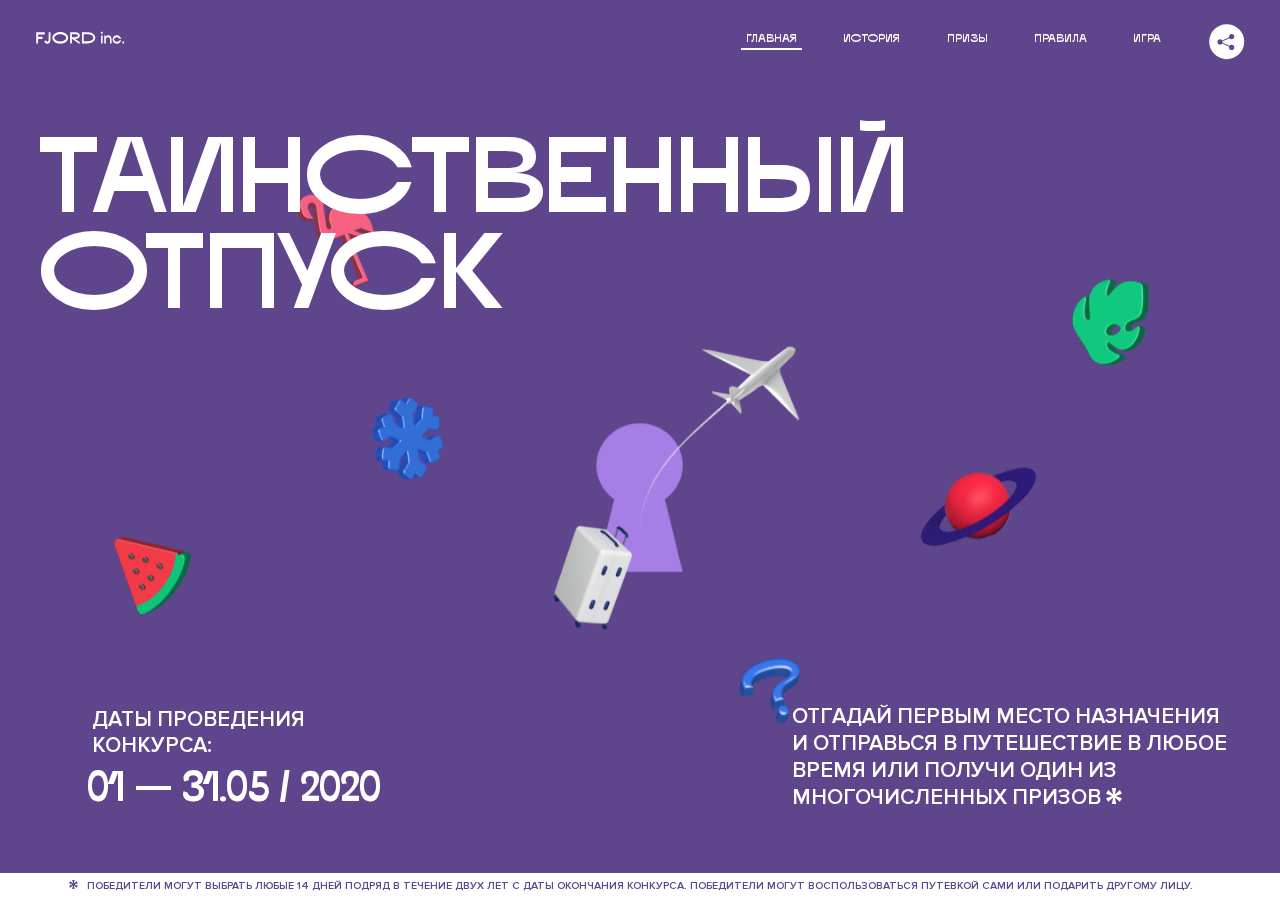
<file: 1/index.html>
<!DOCTYPE html>
<html lang="ru">
<head>
  <meta charset="UTF-8">
  <meta name="description" content="">
  <meta name="viewport" content="width=device-width, initial-scale=1.0">
  <meta http-equiv="X-UA-Compatible" content="ie=edge">
  <title>Mysterious Vacation</title>
<link href="css/style.min.css" rel="stylesheet">  <base href="https://htmlacademy-animation.github.io/375607-magic-vacation-1/1/">
</head>
<body>

  <header class="page-header js-header">
    <div class="page-header__wrapper">
      <a href="#" class="page-header__logo" aria-label="Перейти на страницу FJORD.Inc">
        <svg width="100" height="15" viewBox="0 0 100 15" fill="none" xmlns="http://www.w3.org/2000/svg">
          <path d="M0.26 1.4V14H2.276V8.906H7.334V6.44H2.276V3.848H9.872V1.4H0.26ZM12.733 14.36C15.127 14.36 16.243 12.65 16.243 9.5V1.4H14.263V8.96C14.263 11.21 13.723 11.876 12.733 11.876C11.833 11.876 11.473 11.3 11.347 10.58L9.36702 10.94C9.63702 13.046 10.663 14.36 12.733 14.36ZM18.3918 7.7C18.3918 11.372 22.3878 14.36 27.3198 14.36C32.2518 14.36 36.2478 11.372 36.2478 7.7C36.2478 4.028 32.2518 1.04 27.3198 1.04C22.3878 1.04 18.3918 4.028 18.3918 7.7ZM20.6058 7.7C20.6058 5.378 23.6118 3.524 27.3198 3.524C30.9918 3.524 33.9798 5.378 33.9798 7.7C33.9798 10.004 30.9918 11.858 27.3198 11.858C23.6118 11.858 20.6058 10.004 20.6058 7.7ZM40.403 14V8.906H40.799L49.079 14.702V12.38L44.039 8.906H44.201C47.999 8.906 49.277 7.304 49.277 5.162C49.277 3.092 47.999 1.4 44.201 1.4H38.387V14H40.403ZM43.535 3.722C45.785 3.722 47.045 4.136 47.045 5.432C47.045 6.764 45.785 7.034 43.535 7.034H40.403V3.722H43.535ZM51.6936 1.382V14H57.8676C62.7456 14 66.7236 11.534 66.7236 7.7C66.7236 3.848 62.7456 1.382 57.8676 1.382H51.6936ZM53.7096 11.624V3.722H57.5436C61.5396 3.722 64.4916 5.018 64.4916 7.7C64.4916 10.238 61.5396 11.624 57.5436 11.624H53.7096ZM73.1832 14.018H74.9832V5H73.1832V14.018ZM72.9132 1.976C72.9132 2.57 73.3992 3.092 74.0832 3.092C74.7492 3.092 75.2352 2.57 75.2352 1.976C75.2352 1.382 74.7672 0.805999 74.0832 0.805999C73.3812 0.805999 72.9132 1.382 72.9132 1.976ZM76.7867 14H78.5687V9.104C78.7487 8.006 79.5947 6.962 81.0887 6.962C82.1147 6.962 83.2667 7.448 83.2667 9.554V14H85.0487V9.014C85.0487 6.152 83.2307 4.73 81.3587 4.73C79.9187 4.73 79.0727 5.558 78.5687 6.854V5H76.7867V14ZM90.9898 14.27C93.5098 14.27 95.3818 12.506 95.7238 10.328H94.0498C93.7258 11.3 92.6998 12.02 90.9898 12.02C88.8478 12.02 87.7678 10.922 87.7678 9.59C87.7678 8.24 88.8478 6.962 90.9898 6.962C92.7538 6.962 93.7978 7.844 94.0858 8.924H95.7418C95.4358 6.71 93.6178 4.73 90.9898 4.73C88.0918 4.73 86.1298 7.124 86.1298 9.59C86.1298 12.074 88.1278 14.27 90.9898 14.27ZM97.0693 12.938C97.0693 13.658 97.5553 14.144 98.2753 14.144C98.9953 14.144 99.4813 13.658 99.4813 12.938C99.4813 12.2 98.9953 11.714 98.2753 11.714C97.5553 11.714 97.0693 12.2 97.0693 12.938Z" fill="currentColor"></path>
        </svg>
      </a>
      <button class="page-header__toggler js-menu-toggler" type="button" aria-label="Управление мобильным меню"><span>Меню</span></button>
      <nav class="page-header__nav">
        <div class="page-header__menu js-menu" id="menu">
          <ul>
            <li>
              <a class="js-menu-link active" href="#top" data-href="top">главная</a>
            </li>
            <li>
              <a class="js-menu-link" href="#story" data-href="story">история</a>
            </li>
            <li>
              <a class="js-menu-link" href="#prizes" data-href="prizes">призы</a>
            </li>
            <li>
              <a class="js-menu-link" href="#rules" data-href="rules">правила</a>
            </li>
            <li>
              <a class="js-menu-link" href="#game" data-href="game">игра</a>
            </li>
          </ul>
        </div>
        <div class="page-header__social">
          <div class="social-block js-social-block">
            <button class="social-block__toggler" aria-label="Управлять блоком с социальными кнопками">
              <svg width="26" height="22" viewBox="0 0 27 22" fill="none" xmlns="http://www.w3.org/2000/svg">
                <path d="M19.6721 7.43664C21.6273 7.43664 23.213 5.85095 23.213 3.89566C23.213 1.94037 21.6273 0.354675 19.6721 0.354675C17.7168 0.354675 16.1311 1.94037 16.1311 3.89566C16.1311 4.19968 16.1728 4.49178 16.2458 4.77345L7.21751 8.95527C6.57519 8.05214 5.52303 7.46049 4.33078 7.46049C2.37549 7.46049 0.789795 9.04618 0.789795 11.0015C0.789795 12.9568 2.37549 14.5425 4.33078 14.5425C5.52303 14.5425 6.57668 13.9508 7.21751 13.0477L16.2458 17.2295C16.1743 17.5112 16.1311 17.8033 16.1311 18.1073C16.1311 20.0626 17.7168 21.6483 19.6721 21.6483C21.6273 21.6483 23.213 20.0626 23.213 18.1073C23.213 16.152 21.6273 14.5663 19.6721 14.5663C18.4798 14.5663 17.4262 15.158 16.7853 16.0611L7.75701 11.8793C7.82854 11.5976 7.87176 11.3055 7.87176 11.0015C7.87176 10.6974 7.83003 10.4053 7.75701 10.1237L16.7853 5.94186C17.4262 6.84499 18.4783 7.43664 19.6721 7.43664Z" fill="currentColor"></path>
              </svg>
            </button>
            <ul class="social-block__list">
              <li>
                <a class="social-block__link social-block__link--fb" href="#" aria-label="Мы на Facebook">
                  <svg width="8" height="17" viewBox="0 0 8 17" fill="none" xmlns="http://www.w3.org/2000/svg">
                    <path d="M4.24646 16.9899H1.09275L1.05793 8.49828H0V5.30707H1.05793V3.81124C1.05793 1.42084 2.57654 0 5.21735 0H7.41758V3.18585H5.30841C4.28262 3.18585 4.2478 3.48582 4.2478 4.24914V5.30707H7.42964L7.16716 8.49828H4.2478V16.9899H4.24646Z" fill="currentColor"></path>
                  </svg>
                </a>
              </li>
              <li>
                <a class="social-block__link social-block__link--insta" href="#" aria-label="Мы в Instagram">
                  <svg width="15" height="15" viewBox="0 0 15 15" fill="none" xmlns="http://www.w3.org/2000/svg">
                    <path d="M11.0197 0H4.19806C2.14246 0 0.471191 1.66993 0.471191 3.72285V10.5499C0.471191 12.6082 2.14112 14.2727 4.19806 14.2727H11.0197C13.0753 14.2727 14.7466 12.6082 14.7466 10.5499V3.72285C14.7466 1.67127 13.0753 0 11.0197 0ZM11.0197 12.4849H4.19806C3.13076 12.4849 2.26432 11.6158 2.26432 10.5512V3.72419C2.26432 2.65956 3.13076 1.79715 4.19806 1.79715H11.0197C12.087 1.79715 12.9535 2.6609 12.9535 3.72419V10.5512C12.9535 11.6145 12.087 12.4849 11.0197 12.4849Z" fill="currentColor"></path>
                    <path d="M7.60887 3.11084C5.38989 3.11084 3.58203 4.9187 3.58203 7.14036C3.58203 9.35532 5.38989 11.1645 7.60887 11.1645C9.83053 11.1645 11.6357 9.35666 11.6357 7.14036C11.6357 4.9187 9.83053 3.11084 7.60887 3.11084ZM7.60887 9.36871C6.37551 9.36871 5.37784 8.37372 5.37784 7.14036C5.37784 5.90699 6.37551 4.90665 7.60887 4.90665C8.83822 4.90665 9.84259 5.90833 9.84259 7.14036C9.84392 8.37238 8.83822 9.36871 7.60887 9.36871Z" fill="currentColor"></path>
                    <path d="M11.3573 2.35962C10.8256 2.35962 10.3931 2.79752 10.3931 3.32381C10.3931 3.85546 10.8256 4.29336 11.3573 4.29336C11.8862 4.29336 12.3215 3.85546 12.3215 3.32381C12.3215 2.79752 11.8862 2.35962 11.3573 2.35962Z" fill="currentColor"></path>
                  </svg>
                </a>
              </li>
              <li>
                <a class="social-block__link social-block__link--vk" href="#" aria-label="Мы ВКонтакте">
                  <svg width="17" height="10" viewBox="0 0 17 10" fill="none" xmlns="http://www.w3.org/2000/svg">
                    <path d="M14.1234 4.9002C14.1234 4.9002 16.3623 1.72708 16.5866 0.680242C16.6595 0.312285 16.4947 0.103188 16.1069 0.103188C16.1069 0.103188 14.8193 0.103188 14.168 0.103188C13.7235 0.103188 13.5587 0.293278 13.4235 0.579768C13.4235 0.579768 12.3724 2.82553 11.0969 4.24712C10.6861 4.70333 10.4781 4.84318 10.2511 4.84318C10.0646 4.84318 9.98625 4.6911 9.98625 4.27834V0.649016C9.98625 0.147997 9.92545 0.00135496 9.5066 0.00135496H6.39628C6.15578 0.00135496 6.0085 0.134417 6.0085 0.324506C6.0085 0.801084 6.73406 0.908351 6.73406 2.20231V4.87305C6.73406 5.40529 6.70569 5.61575 6.45303 5.61575C5.78016 5.61575 4.19528 3.30618 3.30623 0.678887C3.12923 0.145282 2.93737 0 2.43475 0H0.486409C0.205373 0 0 0.190085 0 0.476576C0 0.991172 0.60666 3.40801 2.99277 6.64358C4.59927 8.8201 6.70569 10 8.60269 10C9.76196 10 10.0416 9.80312 10.0416 9.31432V7.63883C10.0416 7.22607 10.2065 7.04956 10.4429 7.04956C10.7078 7.04956 11.1847 7.13238 12.2805 8.22268C13.5843 9.47862 13.6762 10 14.3896 10H16.5676C16.7919 10 17 9.89273 17 9.52342C17 9.02919 16.3623 8.15343 15.384 7.10659C14.9801 6.56755 14.3302 5.98914 14.1248 5.72301C13.8275 5.40801 13.9154 5.23014 14.1234 4.9002Z" fill="currentColor"></path>
                  </svg>
                </a>
              </li>
            </ul>
          </div>
        </div>
      </nav>
    </div>
  </header>

  <main class="page-content">

    <section class="animation-screen"></section>

    <section class="screen screen--hidden screen--intro" id="top">
      <div class="screen__wrapper">
        <div class="intro">
          <h1 class="intro__title">Таинственный отпуск</h1>
          <div class="intro__content">
            <div class="intro__info">
              <p class="intro__label">Даты проведения конкурса:</p>
              <p class="intro__date">01 — 31.05 / 2020</p>
            </div>
            <div class="intro__message">
              <p>
                Отгадай первым место назначения и&nbsp;отправься в&nbsp;путешествие в&nbsp;любое время или получи один из многочисленных призов
                <svg width="16" height="16" viewBox="0 0 10 10" fill="none" xmlns="http://www.w3.org/2000/svg">
                  <path d="M0 6.35337L3.90271 4.99012L0 3.64663L1.34615 1.32374L4.44287 4.01073L3.67364 0H6.34615L5.57692 4.01073L8.65385 1.32374L10 3.64663L6.13405 4.99012L10 6.35337L8.65385 8.65651L5.57692 5.98927L6.34615 10H3.67364L4.44287 5.96952L1.34615 8.65651L0 6.35337Z" fill="currentColor"></path>
                </svg>
              </p>
            </div>
          </div>
        </div>
      </div>
      <div class="screen__footer js-footer">
        <button class="screen__footer-enlarge js-footer-toggler" type="button" aria-label="Показать сообщение">
          <svg width="10" height="10" viewBox="0 0 10 10" fill="none" xmlns="http://www.w3.org/2000/svg">
            <path d="M0 6.35337L3.90271 4.99012L0 3.64663L1.34615 1.32374L4.44287 4.01073L3.67364 0H6.34615L5.57692 4.01073L8.65385 1.32374L10 3.64663L6.13405 4.99012L10 6.35337L8.65385 8.65651L5.57692 5.98927L6.34615 10H3.67364L4.44287 5.96952L1.34615 8.65651L0 6.35337Z" fill="currentColor"></path>
          </svg>
        </button>
        <button class="screen__footer-collapse js-footer-toggler" type="button" aria-label="Скрыть сообщение">
          <svg width="13" height="13" viewBox="0 0 13 13" fill="none" xmlns="http://www.w3.org/2000/svg">
            <line x1="12.3536" y1="0.353553" x2="0.738349" y2="11.9688" stroke="currentColor"></line>
            <line x1="0.738319" y1="0.539925" x2="12.3535" y2="12.1551" stroke="currentColor"></line>
          </svg>
        </button>
        <div class="screen__footer-wrapper">
          <div class="screen__footer-announce">
            <p class="screen__footer-label">Даты проведения конкурса:</p>
            <p class="screen__footer-date">01 — 31.05 / 2020</p>
          </div>
          <div class="screen__footer-note">
            <p>
              <svg width="10" height="10" viewBox="0 0 10 10" fill="none" xmlns="http://www.w3.org/2000/svg">
                <path d="M0 6.35337L3.90271 4.99012L0 3.64663L1.34615 1.32374L4.44287 4.01073L3.67364 0H6.34615L5.57692 4.01073L8.65385 1.32374L10 3.64663L6.13405 4.99012L10 6.35337L8.65385 8.65651L5.57692 5.98927L6.34615 10H3.67364L4.44287 5.96952L1.34615 8.65651L0 6.35337Z" fill="currentColor"></path>
              </svg>
              <span>Победители могут выбрать любые 14 дней подряд в&nbsp;течение двух лет с&nbsp;даты окончания конкурса. Победители могут воспользоваться путевкой сами или подарить другому лицу.</span>
            </p>
          </div>
        </div>
      </div>
    </section>

    <section class="screen screen--hidden screen--story" id="story">

      <div class="slider swiper-container js-slider">

        <div class="swiper-wrapper">

          <div class="slider__item swiper-slide">
            <h2 class="slider__item-title">История</h2>
            <p class="slider__item-text">Джеймс Таргет был основателем компании &laquo;Fjord Inc.&raquo;. С&nbsp;1965 года &laquo;Fjord Inc.&raquo; прославилась надёжными и&nbsp;удобными чемоданами и&nbsp;аксессуарами для туристов.</p>
          </div>

          <div class="slider__item swiper-slide">
            <p class="slider__item-text">Когда Джеймсу было 7&nbsp;лет, в&nbsp;их&nbsp;доме гостил дядюшка и&nbsp;развлекал детей рассказами о&nbsp;своей поездке в&nbsp;место, показавшееся малышу Таргету невероятным. Тогда Джеймс решил, что однажды посетит его, но&nbsp;не&nbsp;будет рассказывать о&nbsp;мечте, пока не&nbsp;осуществит.</p>
          </div>

          <div class="slider__item swiper-slide">
            <p class="slider__item-text">Джеймс Таргет стал увлеченным путешественником. Он&nbsp;посетил 5&nbsp;континентов, 126&nbsp;стран.</p>
          </div>

          <div class="slider__item swiper-slide">
            <p class="slider__item-text">Он&nbsp;сплавлялся по&nbsp;Амазонке и&nbsp;погружался в&nbsp;пещеры Франции, медитировал в&nbsp;горах Тибета и&nbsp;пожимал руку вождя племени Акугауа.</p>
          </div>

          <div class="slider__item swiper-slide">
            <p class="slider__item-text">Из&nbsp;своих поездок Джеймс Таргет привозил идеи, как сделать свои чемоданы &laquo;Fjord Inc.&raquo; удобными и&nbsp;приспособленными к&nbsp;разным дорожным условиям.</p>
          </div>

          <div class="slider__item swiper-slide">
            <p class="slider__item-text">Всё это время Джеймс не&nbsp;оставлял идею поездки своей мечты. Однако, как только он&nbsp;брался за&nbsp;планирование, возникали препятствия, не&nbsp;позволяющие отправиться туда.</p>
          </div>

          <div class="slider__item swiper-slide">
            <p class="slider__item-text">В&nbsp;возрасте 67&nbsp;лет Джеймс Таргет попал под лавину и&nbsp;погиб. В&nbsp;своём завещании он&nbsp;поручил отправить в&nbsp;заветное путешествие трёх смельчаков, единых с&nbsp;ним духом.</p>
          </div>

          <div class="slider__item swiper-slide">
            <p class="slider__item-text">Тех, кто сможет узнать таинственное место, задавая вопросы специально обученному ИИ&nbsp;&laquo;Соне&raquo;, ждет фантастическое путешествие.</p>
          </div>
        </div>
        <div class="slider__controls">
          <button class="slider__control slider__control--prev js-control-prev" type="button" aria-label="Показать предыдущую историю">
            <svg width="12" height="22" viewBox="0 0 12 22" fill="none" xmlns="http://www.w3.org/2000/svg">
              <path d="M11 1L1 11L11 21" stroke="currentColor" stroke-width="2" stroke-linejoin="round"></path>
            </svg>
          </button>
          <button class="slider__control slider__control--next js-control-next" type="button" aria-label="Показать следующую историю">
            <svg width="12" height="22" viewBox="0 0 12 22" fill="none" xmlns="http://www.w3.org/2000/svg">
              <path d="M1 1L11 11L1 21" stroke="currentColor" stroke-width="2" stroke-linejoin="round"></path>
            </svg>
          </button>
        </div>
        <div class="slider__pagination swiper-pagination"></div>
      </div>
    </section>

    <section class="screen screen--hidden screen--prizes" id="prizes">
      <div class="screen__wrapper">
        <div class="prizes">
          <h2 class="prizes__title">ПРизы</h2>
          <div class="prizes__lead">
            <p>Найди ответ и&nbsp;получи один из&nbsp;призов:</p>
          </div>
          <ul class="prizes__list">
            <li class="prizes__item prizes__item--journeys">
              <div class="prizes__icon">
                <picture>
                  <source srcset="img/prize1-mob.svg" media="(orientation: portrait)">
                  <img src="img/prize1.svg" alt="">
                </picture>
              </div>
              <p class="prizes__desc">
                <b>3</b>
                <span>загадочных путешествия</span>
              </p>
            </li>
            <li class="prizes__item prizes__item--cases">
              <div class="prizes__icon">
                <picture>
                  <source srcset="img/prize2-mob.svg" media="(orientation: portrait)">
                  <img src="img/prize2.svg" alt="">
                </picture>
              </div>
              <p class="prizes__desc">
                <b>7</b>
                <span>надежных чемоданов</span>
              </p>
            </li>
            <li class="prizes__item prizes__item--codes">
              <div class="prizes__icon">
                <picture>
                  <source srcset="img/prize3-mob.svg" media="(orientation: portrait)">
                  <img src="img/prize3.svg" alt="">
                </picture>
              </div>
              <p class="prizes__desc">
                <b>900</b>
                <span>
                  промокодов на&nbsp;скидку 15%
                  <svg width="10" height="10" viewBox="0 0 10 10" fill="none" xmlns="http://www.w3.org/2000/svg">
                    <path d="M0 6.35337L3.90271 4.99012L0 3.64663L1.34615 1.32374L4.44287 4.01073L3.67364 0H6.34615L5.57692 4.01073L8.65385 1.32374L10 3.64663L6.13405 4.99012L10 6.35337L8.65385 8.65651L5.57692 5.98927L6.34615 10H3.67364L4.44287 5.96952L1.34615 8.65651L0 6.35337Z" fill="currentColor"></path>
                  </svg>
                </span>
              </p>
            </li>
          </ul>
        </div>
      </div>
      <div class="screen__footer js-footer">
        <button class="screen__footer-enlarge js-footer-toggler" type="button" aria-label="Показать сообщение">
          <svg width="10" height="10" viewBox="0 0 10 10" fill="none" xmlns="http://www.w3.org/2000/svg">
            <path d="M0 6.35337L3.90271 4.99012L0 3.64663L1.34615 1.32374L4.44287 4.01073L3.67364 0H6.34615L5.57692 4.01073L8.65385 1.32374L10 3.64663L6.13405 4.99012L10 6.35337L8.65385 8.65651L5.57692 5.98927L6.34615 10H3.67364L4.44287 5.96952L1.34615 8.65651L0 6.35337Z" fill="currentColor"></path>
          </svg>
        </button>
        <button class="screen__footer-collapse js-footer-toggler" type="button" aria-label="Скрыть сообщение">
          <svg width="13" height="13" viewBox="0 0 13 13" fill="none" xmlns="http://www.w3.org/2000/svg">
            <line x1="12.3536" y1="0.353553" x2="0.738349" y2="11.9688" stroke="currentColor"></line>
            <line x1="0.738319" y1="0.539925" x2="12.3535" y2="12.1551" stroke="currentColor"></line>
          </svg>
        </button>
        <div class="screen__footer-wrapper">
          <div class="screen__footer-announce">
            <p class="screen__footer-label">Даты проведения конкурса:</p>
            <p class="screen__footer-date">01 — 31.05 / 2020</p>
          </div>
          <div class="screen__footer-note">
            <p>
              <svg width="10" height="10" viewBox="0 0 10 10" fill="none" xmlns="http://www.w3.org/2000/svg">
                <path d="M0 6.35337L3.90271 4.99012L0 3.64663L1.34615 1.32374L4.44287 4.01073L3.67364 0H6.34615L5.57692 4.01073L8.65385 1.32374L10 3.64663L6.13405 4.99012L10 6.35337L8.65385 8.65651L5.57692 5.98927L6.34615 10H3.67364L4.44287 5.96952L1.34615 8.65651L0 6.35337Z" fill="currentColor"></path>
              </svg>
              <span>Скидка&nbsp;15% на&nbsp;единоразовое приобретение путёвки с&nbsp;1&nbsp;июня 2020 по&nbsp;31&nbsp;мая 2022&nbsp;года. Суммируется с&nbsp;другими акциями</span>
            </p>
          </div>
        </div>
      </div>
    </section>

    <section class="screen screen--hidden screen--rules" id="rules">
      <div class="screen__wrapper">
        <div class="rules">
          <h2 class="rules__title">Правила</h2>
          <div class="rules__lead">
            <p>Для того чтобы получить наследство Джеймса Таргета, тебе нужно выведать у&nbsp;&laquo;Сони&raquo;, куда предстоит отправиться тебе в&nbsp;случае победы</p>
          </div>
          <ol class="rules__list">
            <li class="rules__item">
              <p>Тебе отводится <br>5&nbsp;минут</p>
            </li>
            <li class="rules__item">
              <p>Задавай любые вопросы в&nbsp;текстовом поле</p>
            </li>
            <li class="rules__item">
              <p>Нажимай кнопку &laquo;Узнать&raquo;, чтобы получить ответ</p>
            </li>
            <li class="rules__item">
              <p>&laquo;Соня&raquo; может отвечать только&nbsp;Да или Нет</p>
            </li>
          </ol>
          <a href="#game" class="rules__link btn">Погнали!</a>
        </div>
      </div>
      <div class="screen__disclaimer">
        <div class="disclaimer">
          <ul>
            <li>
              <a href="#">Правовая информация</a>
            </li>
            <li>
              <a href="#">Подробные правила</a>
            </li>
          </ul>
        </div>
      </div>
    </section>

    <section class="screen screen--hidden screen--game" id="game">
      <div class="screen__wrapper">
        <div class="game">
          <div class="game__header">
            <h2 class="game__title">Игра</h2>
            <div class="game__counter">
              <span>05</span>:<span>00</span>
            </div>
          </div>
          <div class="game__body">
            <div class="chat">
              <div class="chat__body js-chat">
                <ul class="chat__list" id="messages"></ul>
              </div>
              <div class="chat__footer">
                <form action="#" method="post" class="form" id="message-form">
                  <label for="message-field" class="visually-hidden">Поле для ввода вопроса</label>
                  <input type="text" class="form__field" id="message-field">
                  <button class="form__button btn">
                    Узнать
                    <svg width="18" height="19" viewBox="0 0 18 19" fill="none" xmlns="http://www.w3.org/2000/svg">
                      <path stroke="currentColor" stroke-width="2" d="M9 19V1"></path>
                      <path d="M1 9l8-8 8 8" stroke="currentColor" stroke-width="2" stroke-linejoin="round"></path>
                    </svg>
                  </button>
                </form>
              </div>
            </div>
          </div>
          <!-- временные кнопки для показа результата -->
          <div class="game__buttons">
            <button class="game__button btn js-show-result" type="button" data-target="result">Положительный результат</button>
            <button class="game__button btn js-show-result" type="button" data-target="result2">Положительный результат - 2</button>
            <button class="game__button btn js-show-result" type="button" data-target="result3">Отрицательный результат</button>
          </div>
        </div>
      </div>
    </section>

    <section class="screen screen--hidden screen--result" id="result">
      <div class="screen__wrapper">
        <div class="result result--trip">
          <div class="result__image">
            <picture>
              <source srcset="img/result1-mob.png 1x, img/result1-mob@2x.png 2x" media="(max-width: 768px) and (orientation: portrait)">
              <img src="img/result1.png" srcset="img/result1@2x.png 2x" alt="">
            </picture>
          </div>
          <h2 class="result__title">
            <span class="visually-hidden">ПОбеда!</span>
            <svg xmlns="http://www.w3.org/2000/svg" viewBox="0 0 568.85 109.24">
              <path d="M16,24.44V92H2.6V8H75V92H61.52V24.44H16Z" transform="translate(-2.1 -1.5)" fill="none" stroke="currentColor"></path>
              <path d="M148.76,5.6c32.88,0,59.52,19.92,59.52,44.4s-26.64,44.4-59.52,44.4S89.24,74.48,89.24,50,115.88,5.6,148.76,5.6Zm0,72.12c24.48,0,44.4-12.36,44.4-27.72s-19.92-27.84-44.4-27.84C124,22.16,104,34.52,104,50S124,77.72,148.76,77.72Z" transform="translate(-2.1 -1.5)" fill="none" stroke="currentColor"></path>
              <path d="M287.36,8V24.44H236v14.4h25.32c25.44,0,34,11.16,34,26.52,0,15.6-8.52,26.64-34,26.64H222.56V8h64.8ZM256.88,76.52c15.12,0,23.52-2,23.52-11.52S272,54.44,256.88,54.44H236V76.52h20.88Z" transform="translate(-2.1 -1.5)" fill="none" stroke="currentColor"></path>
              <path d="M371.47,8V24.44H320.84V41.6h33.6V58h-33.6V75.56h50.64V92H307.4V8h64.08Z" transform="translate(-2.1 -1.5)" fill="none" stroke="currentColor"></path>
              <path d="M382.39,110.24V75.56h7.44c4.56-4.68,7.8-18.36,8.76-56L399,8h48.6V75.56h10v34.68H442.87V92H397v18.24H382.39Zm51.72-34.68V24.44H411.55v3.12c-0.48,22.44-3.24,37.68-7.2,48h29.76Z" transform="translate(-2.1 -1.5)" fill="none" stroke="currentColor"></path>
              <path d="M463.75,92l28-84h27.12l28.08,84H533.47l-7.8-23.52h-37.8L480.07,92H463.75Zm56.64-40L507,11.84,493.51,52h26.88Z" transform="translate(-2.1 -1.5)" fill="none" stroke="currentColor"></path>
              <path d="M554.12,70.4L555.55,2H569l1.44,68.4H554.12Zm8.28,6.36c4.8,0,8,3.24,8,8.16a8,8,0,1,1-16.08,0C554.35,80,557.59,76.76,562.39,76.76Z" transform="translate(-2.1 -1.5)" fill="none" stroke="currentColor"></path>
            </svg>
          </h2>
          <div class="result__text">
            <p>ты&nbsp;отправляешься в&nbsp;Арктику!</p>
          </div>
          <div class="result__form">
            <form action="#" method="post" class="form form--result">
              <label for="email-field" class="form__label">зарегистрируй результат</label>
              <input type="email" class="form__field" id="email-field" placeholder="e-mail для регистации результата и получения приза" required="">
              <button class="form__button btn">
                отправить
                <svg width="18" height="19" viewBox="0 0 18 19" fill="none" xmlns="http://www.w3.org/2000/svg">
                  <path stroke="currentColor" stroke-width="2" d="M9 19V1"></path>
                  <path d="M1 9l8-8 8 8" stroke="currentColor" stroke-width="2" stroke-linejoin="round"></path>
                </svg>
              </button>
            </form>
          </div>
        </div>
      </div>
    </section>

    <section class="screen screen--hidden screen--result" id="result2">
      <div class="screen__wrapper">
        <div class="result result--prize">
          <div class="result__image">
            <picture>
              <source srcset="img/result2-mob.png 1x, img/result2-mob@2x.png 2x" media="(max-width: 768px) and (orientation: portrait)">
              <img src="img/result2.png" srcset="img/result2@2x.png 2x" alt="">
            </picture>
          </div>
          <h2 class="result__title">
            <span class="visually-hidden">ПОбеда!</span>
            <svg xmlns="http://www.w3.org/2000/svg" viewBox="0 0 568.85 109.24">
              <path d="M16,24.44V92H2.6V8H75V92H61.52V24.44H16Z" transform="translate(-2.1 -1.5)" fill="none" stroke="currentColor"></path>
              <path d="M148.76,5.6c32.88,0,59.52,19.92,59.52,44.4s-26.64,44.4-59.52,44.4S89.24,74.48,89.24,50,115.88,5.6,148.76,5.6Zm0,72.12c24.48,0,44.4-12.36,44.4-27.72s-19.92-27.84-44.4-27.84C124,22.16,104,34.52,104,50S124,77.72,148.76,77.72Z" transform="translate(-2.1 -1.5)" fill="none" stroke="currentColor"></path>
              <path d="M287.36,8V24.44H236v14.4h25.32c25.44,0,34,11.16,34,26.52,0,15.6-8.52,26.64-34,26.64H222.56V8h64.8ZM256.88,76.52c15.12,0,23.52-2,23.52-11.52S272,54.44,256.88,54.44H236V76.52h20.88Z" transform="translate(-2.1 -1.5)" fill="none" stroke="currentColor"></path>
              <path d="M371.47,8V24.44H320.84V41.6h33.6V58h-33.6V75.56h50.64V92H307.4V8h64.08Z" transform="translate(-2.1 -1.5)" fill="none" stroke="currentColor"></path>
              <path d="M382.39,110.24V75.56h7.44c4.56-4.68,7.8-18.36,8.76-56L399,8h48.6V75.56h10v34.68H442.87V92H397v18.24H382.39Zm51.72-34.68V24.44H411.55v3.12c-0.48,22.44-3.24,37.68-7.2,48h29.76Z" transform="translate(-2.1 -1.5)" fill="none" stroke="currentColor"></path>
              <path d="M463.75,92l28-84h27.12l28.08,84H533.47l-7.8-23.52h-37.8L480.07,92H463.75Zm56.64-40L507,11.84,493.51,52h26.88Z" transform="translate(-2.1 -1.5)" fill="none" stroke="currentColor"></path>
              <path d="M554.12,70.4L555.55,2H569l1.44,68.4H554.12Zm8.28,6.36c4.8,0,8,3.24,8,8.16a8,8,0,1,1-16.08,0C554.35,80,557.59,76.76,562.39,76.76Z" transform="translate(-2.1 -1.5)" fill="none" stroke="currentColor"></path>
            </svg>
          </h2>
          <div class="result__text">
            <p>чемодан &laquo;Fjord&nbsp;Inc.&raquo;&nbsp;твой</p>
          </div>
          <div class="result__form">
            <form action="#" method="post" class="form form--result">
              <label for="email-field2" class="form__label">зарегистрируй результат</label>
              <input type="email" class="form__field" id="email-field2" placeholder="e-mail для регистации результата и получения приза" required="">
              <button class="form__button btn">
                отправить
                <svg width="18" height="19" viewBox="0 0 18 19" fill="none" xmlns="http://www.w3.org/2000/svg">
                  <path stroke="currentColor" stroke-width="2" d="M9 19V1"></path>
                  <path d="M1 9l8-8 8 8" stroke="currentColor" stroke-width="2" stroke-linejoin="round"></path>
                </svg>
              </button>
            </form>
          </div>
        </div>
      </div>
    </section>

    <section class="screen screen--hidden screen--result" id="result3">
      <div class="screen__wrapper">
        <div class="result result--negative">
          <div class="result__image">
            <picture>
              <source srcset="img/result3-mob.png 1x, img/result3-mob@2x.png 2x" media="(max-width: 768px) and (orientation: portrait)">
              <img src="img/result3.png" srcset="img/result3@2x.png 2x" alt="">
            </picture>
          </div>
          <h2 class="result__title">
            <span class="visually-hidden">Не угадал!</span>
            <svg xmlns="http://www.w3.org/2000/svg" viewBox="0 0 660.77 109.24">
              <path d="M2.66,92V8H16.1V42.2H53.3V8H66.74V92H53.3V58.64H16.1V92H2.66Z" transform="translate(-2.16 -1.5)" fill="none" stroke="currentColor"></path>
              <path d="M147.62,8V24.44H97V41.6h33.6V58H97V75.56h50.64V92H83.54V8h64.08Z" transform="translate(-2.16 -1.5)" fill="none" stroke="currentColor"></path>
              <path d="M199.22,8l20.52,42.36L235.34,8h16.44l-31,84H204.38l9.48-25.92L185.78,8h13.44Z" transform="translate(-2.16 -1.5)" fill="none" stroke="currentColor"></path>
              <path d="M273.74,24.44V92H260.3V8h50.16V24.44H273.74Z" transform="translate(-2.16 -1.5)" fill="none" stroke="currentColor"></path>
              <path d="M307.1,92l28-84h27.12l28.08,84H376.82L369,68.48h-37.8L323.42,92H307.1Zm56.64-40L350.3,11.84,336.86,52h26.88Z" transform="translate(-2.16 -1.5)" fill="none" stroke="currentColor"></path>
              <path d="M396.38,110.24V75.56h7.44c4.56-4.68,7.8-18.36,8.76-56L412.94,8h48.6V75.56h10v34.68H456.86V92H411v18.24H396.38ZM448.1,75.56V24.44H425.54v3.12c-0.48,22.44-3.24,37.68-7.2,48H448.1Z" transform="translate(-2.16 -1.5)" fill="none" stroke="currentColor"></path>
              <path d="M477.74,92l28-84h27.12L560.9,92H547.46l-7.8-23.52h-37.8L494.06,92H477.74Zm56.64-40-13.44-40.2L507.5,52h26.88Z" transform="translate(-2.16 -1.5)" fill="none" stroke="currentColor"></path>
              <path d="M568.7,76.88a13.77,13.77,0,0,0,5,1c6.6,0,10.44-6.24,12-58.32L586.22,8h46.2V92H619V24.44H598.82l-0.12,3.12C597.14,81,589,94.4,573.74,94.4a28.55,28.55,0,0,1-6.72-.84Z" transform="translate(-2.16 -1.5)" fill="none" stroke="currentColor"></path>
              <path d="M646.1,70.4L647.54,2H661l1.44,68.4H646.1Zm8.28,6.36c4.8,0,8,3.24,8,8.16a8,8,0,0,1-16.08,0C646.34,80,649.58,76.76,654.38,76.76Z" transform="translate(-2.16 -1.5)" fill="none" stroke="currentColor"></path>
            </svg>
          </h2>
          <button class="result__button js-play" type="button">
            не сдавайся!
            <span>
              <svg width="27" height="22" viewBox="0 0 27 22" fill="none" xmlns="http://www.w3.org/2000/svg">
                <path d="M10.6899 1.47998C5.42992 1.47998 1.16992 5.73998 1.16992 11C1.16992 16.26 5.42992 20.52 10.6899 20.52C15.9499 20.52 20.2099 16.26 20.2099 11V7.13998" stroke="currentColor" stroke-width="2" stroke-miterlimit="10"></path>
                <path d="M15.1099 12.5099L20.1499 7.13989L25.3099 12.6299" stroke="currentColor" stroke-width="2" stroke-miterlimit="10" stroke-linejoin="round"></path>
              </svg>
            </span>
          </button>
        </div>
      </div>
    </section>

  </main>

<script src="js/script.js"></script></body>
</html>
</file>
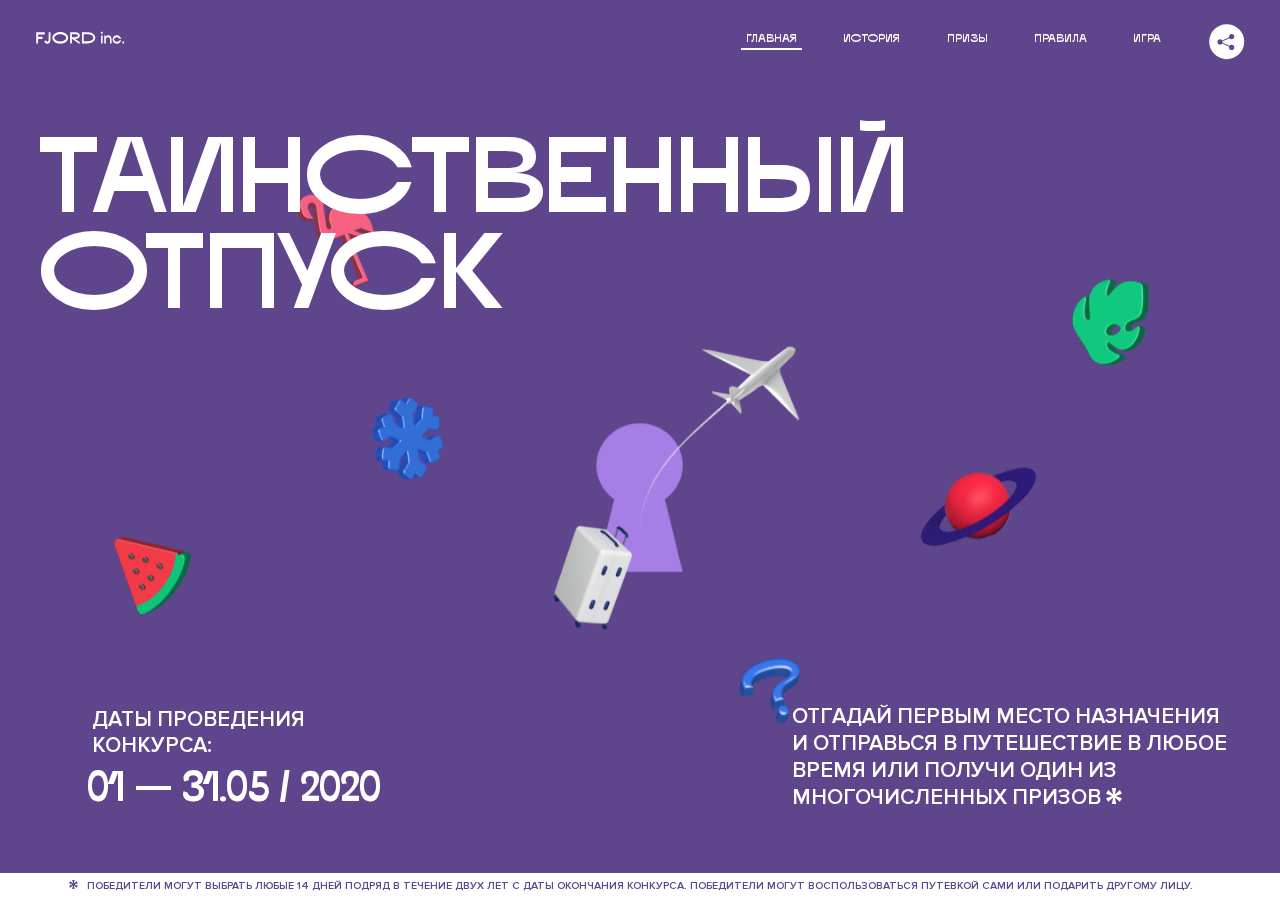
<file: 2/index.html>
<!DOCTYPE html>
<html lang="ru">
<head>
  <meta charset="UTF-8">
  <meta name="description" content="">
  <meta name="viewport" content="width=device-width, initial-scale=1.0">
  <meta http-equiv="X-UA-Compatible" content="ie=edge">
  <title>Mysterious Vacation</title>
<link href="css/style.min.css" rel="stylesheet">  <base href="https://htmlacademy-animation.github.io/375607-magic-vacation-1/2/">
</head>
<body>

  <header class="page-header js-header">
    <div class="page-header__wrapper">
      <a href="#" class="page-header__logo" aria-label="Перейти на страницу FJORD.Inc">
        <svg width="100" height="15" viewBox="0 0 100 15" fill="none" xmlns="http://www.w3.org/2000/svg">
          <path d="M0.26 1.4V14H2.276V8.906H7.334V6.44H2.276V3.848H9.872V1.4H0.26ZM12.733 14.36C15.127 14.36 16.243 12.65 16.243 9.5V1.4H14.263V8.96C14.263 11.21 13.723 11.876 12.733 11.876C11.833 11.876 11.473 11.3 11.347 10.58L9.36702 10.94C9.63702 13.046 10.663 14.36 12.733 14.36ZM18.3918 7.7C18.3918 11.372 22.3878 14.36 27.3198 14.36C32.2518 14.36 36.2478 11.372 36.2478 7.7C36.2478 4.028 32.2518 1.04 27.3198 1.04C22.3878 1.04 18.3918 4.028 18.3918 7.7ZM20.6058 7.7C20.6058 5.378 23.6118 3.524 27.3198 3.524C30.9918 3.524 33.9798 5.378 33.9798 7.7C33.9798 10.004 30.9918 11.858 27.3198 11.858C23.6118 11.858 20.6058 10.004 20.6058 7.7ZM40.403 14V8.906H40.799L49.079 14.702V12.38L44.039 8.906H44.201C47.999 8.906 49.277 7.304 49.277 5.162C49.277 3.092 47.999 1.4 44.201 1.4H38.387V14H40.403ZM43.535 3.722C45.785 3.722 47.045 4.136 47.045 5.432C47.045 6.764 45.785 7.034 43.535 7.034H40.403V3.722H43.535ZM51.6936 1.382V14H57.8676C62.7456 14 66.7236 11.534 66.7236 7.7C66.7236 3.848 62.7456 1.382 57.8676 1.382H51.6936ZM53.7096 11.624V3.722H57.5436C61.5396 3.722 64.4916 5.018 64.4916 7.7C64.4916 10.238 61.5396 11.624 57.5436 11.624H53.7096ZM73.1832 14.018H74.9832V5H73.1832V14.018ZM72.9132 1.976C72.9132 2.57 73.3992 3.092 74.0832 3.092C74.7492 3.092 75.2352 2.57 75.2352 1.976C75.2352 1.382 74.7672 0.805999 74.0832 0.805999C73.3812 0.805999 72.9132 1.382 72.9132 1.976ZM76.7867 14H78.5687V9.104C78.7487 8.006 79.5947 6.962 81.0887 6.962C82.1147 6.962 83.2667 7.448 83.2667 9.554V14H85.0487V9.014C85.0487 6.152 83.2307 4.73 81.3587 4.73C79.9187 4.73 79.0727 5.558 78.5687 6.854V5H76.7867V14ZM90.9898 14.27C93.5098 14.27 95.3818 12.506 95.7238 10.328H94.0498C93.7258 11.3 92.6998 12.02 90.9898 12.02C88.8478 12.02 87.7678 10.922 87.7678 9.59C87.7678 8.24 88.8478 6.962 90.9898 6.962C92.7538 6.962 93.7978 7.844 94.0858 8.924H95.7418C95.4358 6.71 93.6178 4.73 90.9898 4.73C88.0918 4.73 86.1298 7.124 86.1298 9.59C86.1298 12.074 88.1278 14.27 90.9898 14.27ZM97.0693 12.938C97.0693 13.658 97.5553 14.144 98.2753 14.144C98.9953 14.144 99.4813 13.658 99.4813 12.938C99.4813 12.2 98.9953 11.714 98.2753 11.714C97.5553 11.714 97.0693 12.2 97.0693 12.938Z" fill="currentColor"></path>
        </svg>
      </a>
      <button class="page-header__toggler js-menu-toggler" type="button" aria-label="Управление мобильным меню"><span>Меню</span></button>
      <nav class="page-header__nav">
        <div class="page-header__menu js-menu" id="menu">
          <ul>
            <li>
              <a class="js-menu-link active" href="#top" data-href="top">главная</a>
            </li>
            <li>
              <a class="js-menu-link" href="#story" data-href="story">история</a>
            </li>
            <li>
              <a class="js-menu-link" href="#prizes" data-href="prizes">призы</a>
            </li>
            <li>
              <a class="js-menu-link" href="#rules" data-href="rules">правила</a>
            </li>
            <li>
              <a class="js-menu-link" href="#game" data-href="game">игра</a>
            </li>
          </ul>
        </div>
        <div class="page-header__social">
          <div class="social-block js-social-block">
            <button class="social-block__toggler" aria-label="Управлять блоком с социальными кнопками">
              <svg width="26" height="22" viewBox="0 0 27 22" fill="none" xmlns="http://www.w3.org/2000/svg">
                <path d="M19.6721 7.43664C21.6273 7.43664 23.213 5.85095 23.213 3.89566C23.213 1.94037 21.6273 0.354675 19.6721 0.354675C17.7168 0.354675 16.1311 1.94037 16.1311 3.89566C16.1311 4.19968 16.1728 4.49178 16.2458 4.77345L7.21751 8.95527C6.57519 8.05214 5.52303 7.46049 4.33078 7.46049C2.37549 7.46049 0.789795 9.04618 0.789795 11.0015C0.789795 12.9568 2.37549 14.5425 4.33078 14.5425C5.52303 14.5425 6.57668 13.9508 7.21751 13.0477L16.2458 17.2295C16.1743 17.5112 16.1311 17.8033 16.1311 18.1073C16.1311 20.0626 17.7168 21.6483 19.6721 21.6483C21.6273 21.6483 23.213 20.0626 23.213 18.1073C23.213 16.152 21.6273 14.5663 19.6721 14.5663C18.4798 14.5663 17.4262 15.158 16.7853 16.0611L7.75701 11.8793C7.82854 11.5976 7.87176 11.3055 7.87176 11.0015C7.87176 10.6974 7.83003 10.4053 7.75701 10.1237L16.7853 5.94186C17.4262 6.84499 18.4783 7.43664 19.6721 7.43664Z" fill="currentColor"></path>
              </svg>
            </button>
            <ul class="social-block__list">
              <li>
                <a class="social-block__link social-block__link--fb" href="#" aria-label="Мы на Facebook">
                  <svg width="8" height="17" viewBox="0 0 8 17" fill="none" xmlns="http://www.w3.org/2000/svg">
                    <path d="M4.24646 16.9899H1.09275L1.05793 8.49828H0V5.30707H1.05793V3.81124C1.05793 1.42084 2.57654 0 5.21735 0H7.41758V3.18585H5.30841C4.28262 3.18585 4.2478 3.48582 4.2478 4.24914V5.30707H7.42964L7.16716 8.49828H4.2478V16.9899H4.24646Z" fill="currentColor"></path>
                  </svg>
                </a>
              </li>
              <li>
                <a class="social-block__link social-block__link--insta" href="#" aria-label="Мы в Instagram">
                  <svg width="15" height="15" viewBox="0 0 15 15" fill="none" xmlns="http://www.w3.org/2000/svg">
                    <path d="M11.0197 0H4.19806C2.14246 0 0.471191 1.66993 0.471191 3.72285V10.5499C0.471191 12.6082 2.14112 14.2727 4.19806 14.2727H11.0197C13.0753 14.2727 14.7466 12.6082 14.7466 10.5499V3.72285C14.7466 1.67127 13.0753 0 11.0197 0ZM11.0197 12.4849H4.19806C3.13076 12.4849 2.26432 11.6158 2.26432 10.5512V3.72419C2.26432 2.65956 3.13076 1.79715 4.19806 1.79715H11.0197C12.087 1.79715 12.9535 2.6609 12.9535 3.72419V10.5512C12.9535 11.6145 12.087 12.4849 11.0197 12.4849Z" fill="currentColor"></path>
                    <path d="M7.60887 3.11084C5.38989 3.11084 3.58203 4.9187 3.58203 7.14036C3.58203 9.35532 5.38989 11.1645 7.60887 11.1645C9.83053 11.1645 11.6357 9.35666 11.6357 7.14036C11.6357 4.9187 9.83053 3.11084 7.60887 3.11084ZM7.60887 9.36871C6.37551 9.36871 5.37784 8.37372 5.37784 7.14036C5.37784 5.90699 6.37551 4.90665 7.60887 4.90665C8.83822 4.90665 9.84259 5.90833 9.84259 7.14036C9.84392 8.37238 8.83822 9.36871 7.60887 9.36871Z" fill="currentColor"></path>
                    <path d="M11.3573 2.35962C10.8256 2.35962 10.3931 2.79752 10.3931 3.32381C10.3931 3.85546 10.8256 4.29336 11.3573 4.29336C11.8862 4.29336 12.3215 3.85546 12.3215 3.32381C12.3215 2.79752 11.8862 2.35962 11.3573 2.35962Z" fill="currentColor"></path>
                  </svg>
                </a>
              </li>
              <li>
                <a class="social-block__link social-block__link--vk" href="#" aria-label="Мы ВКонтакте">
                  <svg width="17" height="10" viewBox="0 0 17 10" fill="none" xmlns="http://www.w3.org/2000/svg">
                    <path d="M14.1234 4.9002C14.1234 4.9002 16.3623 1.72708 16.5866 0.680242C16.6595 0.312285 16.4947 0.103188 16.1069 0.103188C16.1069 0.103188 14.8193 0.103188 14.168 0.103188C13.7235 0.103188 13.5587 0.293278 13.4235 0.579768C13.4235 0.579768 12.3724 2.82553 11.0969 4.24712C10.6861 4.70333 10.4781 4.84318 10.2511 4.84318C10.0646 4.84318 9.98625 4.6911 9.98625 4.27834V0.649016C9.98625 0.147997 9.92545 0.00135496 9.5066 0.00135496H6.39628C6.15578 0.00135496 6.0085 0.134417 6.0085 0.324506C6.0085 0.801084 6.73406 0.908351 6.73406 2.20231V4.87305C6.73406 5.40529 6.70569 5.61575 6.45303 5.61575C5.78016 5.61575 4.19528 3.30618 3.30623 0.678887C3.12923 0.145282 2.93737 0 2.43475 0H0.486409C0.205373 0 0 0.190085 0 0.476576C0 0.991172 0.60666 3.40801 2.99277 6.64358C4.59927 8.8201 6.70569 10 8.60269 10C9.76196 10 10.0416 9.80312 10.0416 9.31432V7.63883C10.0416 7.22607 10.2065 7.04956 10.4429 7.04956C10.7078 7.04956 11.1847 7.13238 12.2805 8.22268C13.5843 9.47862 13.6762 10 14.3896 10H16.5676C16.7919 10 17 9.89273 17 9.52342C17 9.02919 16.3623 8.15343 15.384 7.10659C14.9801 6.56755 14.3302 5.98914 14.1248 5.72301C13.8275 5.40801 13.9154 5.23014 14.1234 4.9002Z" fill="currentColor"></path>
                  </svg>
                </a>
              </li>
            </ul>
          </div>
        </div>
      </nav>
    </div>
  </header>

  <main class="page-content">

    <section class="animation-screen"></section>

    <section class="screen screen--hidden screen--intro" id="top">
      <div class="screen__wrapper">
        <div class="intro">
          <h1 class="intro__title">Таинственный отпуск</h1>
          <div class="intro__content">
            <div class="intro__info">
              <p class="intro__label">Даты проведения конкурса:</p>
              <p class="intro__date">01 — 31.05 / 2020</p>
            </div>
            <div class="intro__message">
              <p>
                Отгадай первым место назначения и&nbsp;отправься в&nbsp;путешествие в&nbsp;любое время или получи один из многочисленных призов
                <svg width="16" height="16" viewBox="0 0 10 10" fill="none" xmlns="http://www.w3.org/2000/svg">
                  <path d="M0 6.35337L3.90271 4.99012L0 3.64663L1.34615 1.32374L4.44287 4.01073L3.67364 0H6.34615L5.57692 4.01073L8.65385 1.32374L10 3.64663L6.13405 4.99012L10 6.35337L8.65385 8.65651L5.57692 5.98927L6.34615 10H3.67364L4.44287 5.96952L1.34615 8.65651L0 6.35337Z" fill="currentColor"></path>
                </svg>
              </p>
            </div>
          </div>
        </div>
      </div>
      <div class="screen__footer js-footer">
        <button class="screen__footer-enlarge js-footer-toggler" type="button" aria-label="Показать сообщение">
          <svg width="10" height="10" viewBox="0 0 10 10" fill="none" xmlns="http://www.w3.org/2000/svg">
            <path d="M0 6.35337L3.90271 4.99012L0 3.64663L1.34615 1.32374L4.44287 4.01073L3.67364 0H6.34615L5.57692 4.01073L8.65385 1.32374L10 3.64663L6.13405 4.99012L10 6.35337L8.65385 8.65651L5.57692 5.98927L6.34615 10H3.67364L4.44287 5.96952L1.34615 8.65651L0 6.35337Z" fill="currentColor"></path>
          </svg>
        </button>
        <button class="screen__footer-collapse js-footer-toggler" type="button" aria-label="Скрыть сообщение">
          <svg width="13" height="13" viewBox="0 0 13 13" fill="none" xmlns="http://www.w3.org/2000/svg">
            <line x1="12.3536" y1="0.353553" x2="0.738349" y2="11.9688" stroke="currentColor"></line>
            <line x1="0.738319" y1="0.539925" x2="12.3535" y2="12.1551" stroke="currentColor"></line>
          </svg>
        </button>
        <div class="screen__footer-wrapper">
          <div class="screen__footer-announce">
            <p class="screen__footer-label">Даты проведения конкурса:</p>
            <p class="screen__footer-date">01 — 31.05 / 2020</p>
          </div>
          <div class="screen__footer-note">
            <p>
              <svg width="10" height="10" viewBox="0 0 10 10" fill="none" xmlns="http://www.w3.org/2000/svg">
                <path d="M0 6.35337L3.90271 4.99012L0 3.64663L1.34615 1.32374L4.44287 4.01073L3.67364 0H6.34615L5.57692 4.01073L8.65385 1.32374L10 3.64663L6.13405 4.99012L10 6.35337L8.65385 8.65651L5.57692 5.98927L6.34615 10H3.67364L4.44287 5.96952L1.34615 8.65651L0 6.35337Z" fill="currentColor"></path>
              </svg>
              <span>Победители могут выбрать любые 14 дней подряд в&nbsp;течение двух лет с&nbsp;даты окончания конкурса. Победители могут воспользоваться путевкой сами или подарить другому лицу.</span>
            </p>
          </div>
        </div>
      </div>
    </section>

    <section class="screen screen--hidden screen--story" id="story">

      <div class="slider swiper-container js-slider">

        <div class="swiper-wrapper">

          <div class="slider__item swiper-slide">
            <h2 class="slider__item-title">История</h2>
            <p class="slider__item-text">Джеймс Таргет был основателем компании &laquo;Fjord Inc.&raquo;. С&nbsp;1965 года &laquo;Fjord Inc.&raquo; прославилась надёжными и&nbsp;удобными чемоданами и&nbsp;аксессуарами для туристов.</p>
          </div>

          <div class="slider__item swiper-slide">
            <p class="slider__item-text">Когда Джеймсу было 7&nbsp;лет, в&nbsp;их&nbsp;доме гостил дядюшка и&nbsp;развлекал детей рассказами о&nbsp;своей поездке в&nbsp;место, показавшееся малышу Таргету невероятным. Тогда Джеймс решил, что однажды посетит его, но&nbsp;не&nbsp;будет рассказывать о&nbsp;мечте, пока не&nbsp;осуществит.</p>
          </div>

          <div class="slider__item swiper-slide">
            <p class="slider__item-text">Джеймс Таргет стал увлеченным путешественником. Он&nbsp;посетил 5&nbsp;континентов, 126&nbsp;стран.</p>
          </div>

          <div class="slider__item swiper-slide">
            <p class="slider__item-text">Он&nbsp;сплавлялся по&nbsp;Амазонке и&nbsp;погружался в&nbsp;пещеры Франции, медитировал в&nbsp;горах Тибета и&nbsp;пожимал руку вождя племени Акугауа.</p>
          </div>

          <div class="slider__item swiper-slide">
            <p class="slider__item-text">Из&nbsp;своих поездок Джеймс Таргет привозил идеи, как сделать свои чемоданы &laquo;Fjord Inc.&raquo; удобными и&nbsp;приспособленными к&nbsp;разным дорожным условиям.</p>
          </div>

          <div class="slider__item swiper-slide">
            <p class="slider__item-text">Всё это время Джеймс не&nbsp;оставлял идею поездки своей мечты. Однако, как только он&nbsp;брался за&nbsp;планирование, возникали препятствия, не&nbsp;позволяющие отправиться туда.</p>
          </div>

          <div class="slider__item swiper-slide">
            <p class="slider__item-text">В&nbsp;возрасте 67&nbsp;лет Джеймс Таргет попал под лавину и&nbsp;погиб. В&nbsp;своём завещании он&nbsp;поручил отправить в&nbsp;заветное путешествие трёх смельчаков, единых с&nbsp;ним духом.</p>
          </div>

          <div class="slider__item swiper-slide">
            <p class="slider__item-text">Тех, кто сможет узнать таинственное место, задавая вопросы специально обученному ИИ&nbsp;&laquo;Соне&raquo;, ждет фантастическое путешествие.</p>
          </div>
        </div>
        <div class="slider__controls">
          <button class="slider__control slider__control--prev js-control-prev" type="button" aria-label="Показать предыдущую историю">
            <svg width="12" height="22" viewBox="0 0 12 22" fill="none" xmlns="http://www.w3.org/2000/svg">
              <path d="M11 1L1 11L11 21" stroke="currentColor" stroke-width="2" stroke-linejoin="round"></path>
            </svg>
          </button>
          <button class="slider__control slider__control--next js-control-next" type="button" aria-label="Показать следующую историю">
            <svg width="12" height="22" viewBox="0 0 12 22" fill="none" xmlns="http://www.w3.org/2000/svg">
              <path d="M1 1L11 11L1 21" stroke="currentColor" stroke-width="2" stroke-linejoin="round"></path>
            </svg>
          </button>
        </div>
        <div class="slider__pagination swiper-pagination"></div>
      </div>
    </section>

    <section class="screen screen--hidden screen--prizes" id="prizes">
      <div class="screen__wrapper">
        <div class="prizes">
          <h2 class="prizes__title">ПРизы</h2>
          <div class="prizes__lead">
            <p>Найди ответ и&nbsp;получи один из&nbsp;призов:</p>
          </div>
          <ul class="prizes__list">
            <li class="prizes__item prizes__item--journeys">
              <div class="prizes__icon">
                <picture>
                  <source srcset="img/prize1-mob.svg" media="(orientation: portrait)">
                  <img src="img/prize1.svg" alt="">
                </picture>
              </div>
              <p class="prizes__desc">
                <b>3</b>
                <span>загадочных путешествия</span>
              </p>
            </li>
            <li class="prizes__item prizes__item--cases">
              <div class="prizes__icon">
                <picture>
                  <source srcset="img/prize2-mob.svg" media="(orientation: portrait)">
                  <img src="img/prize2.svg" alt="">
                </picture>
              </div>
              <p class="prizes__desc">
                <b>7</b>
                <span>надежных чемоданов</span>
              </p>
            </li>
            <li class="prizes__item prizes__item--codes">
              <div class="prizes__icon">
                <picture>
                  <source srcset="img/prize3-mob.svg" media="(orientation: portrait)">
                  <img src="img/prize3.svg" alt="">
                </picture>
              </div>
              <p class="prizes__desc">
                <b>900</b>
                <span>
                  промокодов на&nbsp;скидку 15%
                  <svg width="10" height="10" viewBox="0 0 10 10" fill="none" xmlns="http://www.w3.org/2000/svg">
                    <path d="M0 6.35337L3.90271 4.99012L0 3.64663L1.34615 1.32374L4.44287 4.01073L3.67364 0H6.34615L5.57692 4.01073L8.65385 1.32374L10 3.64663L6.13405 4.99012L10 6.35337L8.65385 8.65651L5.57692 5.98927L6.34615 10H3.67364L4.44287 5.96952L1.34615 8.65651L0 6.35337Z" fill="currentColor"></path>
                  </svg>
                </span>
              </p>
            </li>
          </ul>
        </div>
      </div>
      <div class="screen__footer js-footer">
        <button class="screen__footer-enlarge js-footer-toggler" type="button" aria-label="Показать сообщение">
          <svg width="10" height="10" viewBox="0 0 10 10" fill="none" xmlns="http://www.w3.org/2000/svg">
            <path d="M0 6.35337L3.90271 4.99012L0 3.64663L1.34615 1.32374L4.44287 4.01073L3.67364 0H6.34615L5.57692 4.01073L8.65385 1.32374L10 3.64663L6.13405 4.99012L10 6.35337L8.65385 8.65651L5.57692 5.98927L6.34615 10H3.67364L4.44287 5.96952L1.34615 8.65651L0 6.35337Z" fill="currentColor"></path>
          </svg>
        </button>
        <button class="screen__footer-collapse js-footer-toggler" type="button" aria-label="Скрыть сообщение">
          <svg width="13" height="13" viewBox="0 0 13 13" fill="none" xmlns="http://www.w3.org/2000/svg">
            <line x1="12.3536" y1="0.353553" x2="0.738349" y2="11.9688" stroke="currentColor"></line>
            <line x1="0.738319" y1="0.539925" x2="12.3535" y2="12.1551" stroke="currentColor"></line>
          </svg>
        </button>
        <div class="screen__footer-wrapper">
          <div class="screen__footer-announce">
            <p class="screen__footer-label">Даты проведения конкурса:</p>
            <p class="screen__footer-date">01 — 31.05 / 2020</p>
          </div>
          <div class="screen__footer-note">
            <p>
              <svg width="10" height="10" viewBox="0 0 10 10" fill="none" xmlns="http://www.w3.org/2000/svg">
                <path d="M0 6.35337L3.90271 4.99012L0 3.64663L1.34615 1.32374L4.44287 4.01073L3.67364 0H6.34615L5.57692 4.01073L8.65385 1.32374L10 3.64663L6.13405 4.99012L10 6.35337L8.65385 8.65651L5.57692 5.98927L6.34615 10H3.67364L4.44287 5.96952L1.34615 8.65651L0 6.35337Z" fill="currentColor"></path>
              </svg>
              <span>Скидка&nbsp;15% на&nbsp;единоразовое приобретение путёвки с&nbsp;1&nbsp;июня 2020 по&nbsp;31&nbsp;мая 2022&nbsp;года. Суммируется с&nbsp;другими акциями</span>
            </p>
          </div>
        </div>
      </div>
    </section>

    <section class="screen screen--hidden screen--rules" id="rules">
      <div class="screen__wrapper">
        <div class="rules">
          <h2 class="rules__title">Правила</h2>
          <div class="rules__lead">
            <p>Для того чтобы получить наследство Джеймса Таргета, тебе нужно выведать у&nbsp;&laquo;Сони&raquo;, куда предстоит отправиться тебе в&nbsp;случае победы</p>
          </div>
          <ol class="rules__list">
            <li class="rules__item">
              <p>Тебе отводится <br>5&nbsp;минут</p>
            </li>
            <li class="rules__item">
              <p>Задавай любые вопросы в&nbsp;текстовом поле</p>
            </li>
            <li class="rules__item">
              <p>Нажимай кнопку &laquo;Узнать&raquo;, чтобы получить ответ</p>
            </li>
            <li class="rules__item">
              <p>&laquo;Соня&raquo; может отвечать только&nbsp;Да или Нет</p>
            </li>
          </ol>
          <a href="#game" class="rules__link btn">Погнали!</a>
        </div>
      </div>
      <div class="screen__disclaimer">
        <div class="disclaimer">
          <ul>
            <li>
              <a href="#">Правовая информация</a>
            </li>
            <li>
              <a href="#">Подробные правила</a>
            </li>
          </ul>
        </div>
      </div>
    </section>

    <section class="screen screen--hidden screen--game" id="game">
      <div class="screen__wrapper">
        <div class="game">
          <div class="game__header">
            <h2 class="game__title">Игра</h2>
            <div class="game__counter">
              <span>05</span>:<span>00</span>
            </div>
          </div>
          <div class="game__body">
            <div class="chat">
              <div class="chat__body js-chat">
                <ul class="chat__list" id="messages"></ul>
              </div>
              <div class="chat__footer">
                <form action="#" method="post" class="form" id="message-form">
                  <label for="message-field" class="visually-hidden">Поле для ввода вопроса</label>
                  <input type="text" class="form__field" id="message-field">
                  <button class="form__button btn">
                    Узнать
                    <svg width="18" height="19" viewBox="0 0 18 19" fill="none" xmlns="http://www.w3.org/2000/svg">
                      <path stroke="currentColor" stroke-width="2" d="M9 19V1"></path>
                      <path d="M1 9l8-8 8 8" stroke="currentColor" stroke-width="2" stroke-linejoin="round"></path>
                    </svg>
                  </button>
                </form>
              </div>
            </div>
          </div>
          <!-- временные кнопки для показа результата -->
          <div class="game__buttons">
            <button class="game__button btn js-show-result" type="button" data-target="result">Положительный результат</button>
            <button class="game__button btn js-show-result" type="button" data-target="result2">Положительный результат - 2</button>
            <button class="game__button btn js-show-result" type="button" data-target="result3">Отрицательный результат</button>
          </div>
        </div>
      </div>
    </section>

    <section class="screen screen--hidden screen--result" id="result">
      <div class="screen__wrapper">
        <div class="result result--trip">
          <div class="result__image">
            <picture>
              <source srcset="img/result1-mob.png 1x, img/result1-mob@2x.png 2x" media="(max-width: 768px) and (orientation: portrait)">
              <img src="img/result1.png" srcset="img/result1@2x.png 2x" alt="">
            </picture>
          </div>
          <h2 class="result__title">
            <span class="visually-hidden">ПОбеда!</span>
            <svg xmlns="http://www.w3.org/2000/svg" viewBox="0 0 568.85 109.24">
              <path d="M16,24.44V92H2.6V8H75V92H61.52V24.44H16Z" transform="translate(-2.1 -1.5)" fill="none" stroke="currentColor"></path>
              <path d="M148.76,5.6c32.88,0,59.52,19.92,59.52,44.4s-26.64,44.4-59.52,44.4S89.24,74.48,89.24,50,115.88,5.6,148.76,5.6Zm0,72.12c24.48,0,44.4-12.36,44.4-27.72s-19.92-27.84-44.4-27.84C124,22.16,104,34.52,104,50S124,77.72,148.76,77.72Z" transform="translate(-2.1 -1.5)" fill="none" stroke="currentColor"></path>
              <path d="M287.36,8V24.44H236v14.4h25.32c25.44,0,34,11.16,34,26.52,0,15.6-8.52,26.64-34,26.64H222.56V8h64.8ZM256.88,76.52c15.12,0,23.52-2,23.52-11.52S272,54.44,256.88,54.44H236V76.52h20.88Z" transform="translate(-2.1 -1.5)" fill="none" stroke="currentColor"></path>
              <path d="M371.47,8V24.44H320.84V41.6h33.6V58h-33.6V75.56h50.64V92H307.4V8h64.08Z" transform="translate(-2.1 -1.5)" fill="none" stroke="currentColor"></path>
              <path d="M382.39,110.24V75.56h7.44c4.56-4.68,7.8-18.36,8.76-56L399,8h48.6V75.56h10v34.68H442.87V92H397v18.24H382.39Zm51.72-34.68V24.44H411.55v3.12c-0.48,22.44-3.24,37.68-7.2,48h29.76Z" transform="translate(-2.1 -1.5)" fill="none" stroke="currentColor"></path>
              <path d="M463.75,92l28-84h27.12l28.08,84H533.47l-7.8-23.52h-37.8L480.07,92H463.75Zm56.64-40L507,11.84,493.51,52h26.88Z" transform="translate(-2.1 -1.5)" fill="none" stroke="currentColor"></path>
              <path d="M554.12,70.4L555.55,2H569l1.44,68.4H554.12Zm8.28,6.36c4.8,0,8,3.24,8,8.16a8,8,0,1,1-16.08,0C554.35,80,557.59,76.76,562.39,76.76Z" transform="translate(-2.1 -1.5)" fill="none" stroke="currentColor"></path>
            </svg>
          </h2>
          <div class="result__text">
            <p>ты&nbsp;отправляешься в&nbsp;Арктику!</p>
          </div>
          <div class="result__form">
            <form action="#" method="post" class="form form--result">
              <label for="email-field" class="form__label">зарегистрируй результат</label>
              <input type="email" class="form__field" id="email-field" placeholder="e-mail для регистации результата и получения приза" required="">
              <button class="form__button btn">
                отправить
                <svg width="18" height="19" viewBox="0 0 18 19" fill="none" xmlns="http://www.w3.org/2000/svg">
                  <path stroke="currentColor" stroke-width="2" d="M9 19V1"></path>
                  <path d="M1 9l8-8 8 8" stroke="currentColor" stroke-width="2" stroke-linejoin="round"></path>
                </svg>
              </button>
            </form>
          </div>
        </div>
      </div>
    </section>

    <section class="screen screen--hidden screen--result" id="result2">
      <div class="screen__wrapper">
        <div class="result result--prize">
          <div class="result__image">
            <picture>
              <source srcset="img/result2-mob.png 1x, img/result2-mob@2x.png 2x" media="(max-width: 768px) and (orientation: portrait)">
              <img src="img/result2.png" srcset="img/result2@2x.png 2x" alt="">
            </picture>
          </div>
          <h2 class="result__title">
            <span class="visually-hidden">ПОбеда!</span>
            <svg xmlns="http://www.w3.org/2000/svg" viewBox="0 0 568.85 109.24">
              <path d="M16,24.44V92H2.6V8H75V92H61.52V24.44H16Z" transform="translate(-2.1 -1.5)" fill="none" stroke="currentColor"></path>
              <path d="M148.76,5.6c32.88,0,59.52,19.92,59.52,44.4s-26.64,44.4-59.52,44.4S89.24,74.48,89.24,50,115.88,5.6,148.76,5.6Zm0,72.12c24.48,0,44.4-12.36,44.4-27.72s-19.92-27.84-44.4-27.84C124,22.16,104,34.52,104,50S124,77.72,148.76,77.72Z" transform="translate(-2.1 -1.5)" fill="none" stroke="currentColor"></path>
              <path d="M287.36,8V24.44H236v14.4h25.32c25.44,0,34,11.16,34,26.52,0,15.6-8.52,26.64-34,26.64H222.56V8h64.8ZM256.88,76.52c15.12,0,23.52-2,23.52-11.52S272,54.44,256.88,54.44H236V76.52h20.88Z" transform="translate(-2.1 -1.5)" fill="none" stroke="currentColor"></path>
              <path d="M371.47,8V24.44H320.84V41.6h33.6V58h-33.6V75.56h50.64V92H307.4V8h64.08Z" transform="translate(-2.1 -1.5)" fill="none" stroke="currentColor"></path>
              <path d="M382.39,110.24V75.56h7.44c4.56-4.68,7.8-18.36,8.76-56L399,8h48.6V75.56h10v34.68H442.87V92H397v18.24H382.39Zm51.72-34.68V24.44H411.55v3.12c-0.48,22.44-3.24,37.68-7.2,48h29.76Z" transform="translate(-2.1 -1.5)" fill="none" stroke="currentColor"></path>
              <path d="M463.75,92l28-84h27.12l28.08,84H533.47l-7.8-23.52h-37.8L480.07,92H463.75Zm56.64-40L507,11.84,493.51,52h26.88Z" transform="translate(-2.1 -1.5)" fill="none" stroke="currentColor"></path>
              <path d="M554.12,70.4L555.55,2H569l1.44,68.4H554.12Zm8.28,6.36c4.8,0,8,3.24,8,8.16a8,8,0,1,1-16.08,0C554.35,80,557.59,76.76,562.39,76.76Z" transform="translate(-2.1 -1.5)" fill="none" stroke="currentColor"></path>
            </svg>
          </h2>
          <div class="result__text">
            <p>чемодан &laquo;Fjord&nbsp;Inc.&raquo;&nbsp;твой</p>
          </div>
          <div class="result__form">
            <form action="#" method="post" class="form form--result">
              <label for="email-field2" class="form__label">зарегистрируй результат</label>
              <input type="email" class="form__field" id="email-field2" placeholder="e-mail для регистации результата и получения приза" required="">
              <button class="form__button btn">
                отправить
                <svg width="18" height="19" viewBox="0 0 18 19" fill="none" xmlns="http://www.w3.org/2000/svg">
                  <path stroke="currentColor" stroke-width="2" d="M9 19V1"></path>
                  <path d="M1 9l8-8 8 8" stroke="currentColor" stroke-width="2" stroke-linejoin="round"></path>
                </svg>
              </button>
            </form>
          </div>
        </div>
      </div>
    </section>

    <section class="screen screen--hidden screen--result" id="result3">
      <div class="screen__wrapper">
        <div class="result result--negative">
          <div class="result__image">
            <picture>
              <source srcset="img/result3-mob.png 1x, img/result3-mob@2x.png 2x" media="(max-width: 768px) and (orientation: portrait)">
              <img src="img/result3.png" srcset="img/result3@2x.png 2x" alt="">
            </picture>
          </div>
          <h2 class="result__title">
            <span class="visually-hidden">Не угадал!</span>
            <svg xmlns="http://www.w3.org/2000/svg" viewBox="0 0 660.77 109.24">
              <path d="M2.66,92V8H16.1V42.2H53.3V8H66.74V92H53.3V58.64H16.1V92H2.66Z" transform="translate(-2.16 -1.5)" fill="none" stroke="currentColor"></path>
              <path d="M147.62,8V24.44H97V41.6h33.6V58H97V75.56h50.64V92H83.54V8h64.08Z" transform="translate(-2.16 -1.5)" fill="none" stroke="currentColor"></path>
              <path d="M199.22,8l20.52,42.36L235.34,8h16.44l-31,84H204.38l9.48-25.92L185.78,8h13.44Z" transform="translate(-2.16 -1.5)" fill="none" stroke="currentColor"></path>
              <path d="M273.74,24.44V92H260.3V8h50.16V24.44H273.74Z" transform="translate(-2.16 -1.5)" fill="none" stroke="currentColor"></path>
              <path d="M307.1,92l28-84h27.12l28.08,84H376.82L369,68.48h-37.8L323.42,92H307.1Zm56.64-40L350.3,11.84,336.86,52h26.88Z" transform="translate(-2.16 -1.5)" fill="none" stroke="currentColor"></path>
              <path d="M396.38,110.24V75.56h7.44c4.56-4.68,7.8-18.36,8.76-56L412.94,8h48.6V75.56h10v34.68H456.86V92H411v18.24H396.38ZM448.1,75.56V24.44H425.54v3.12c-0.48,22.44-3.24,37.68-7.2,48H448.1Z" transform="translate(-2.16 -1.5)" fill="none" stroke="currentColor"></path>
              <path d="M477.74,92l28-84h27.12L560.9,92H547.46l-7.8-23.52h-37.8L494.06,92H477.74Zm56.64-40-13.44-40.2L507.5,52h26.88Z" transform="translate(-2.16 -1.5)" fill="none" stroke="currentColor"></path>
              <path d="M568.7,76.88a13.77,13.77,0,0,0,5,1c6.6,0,10.44-6.24,12-58.32L586.22,8h46.2V92H619V24.44H598.82l-0.12,3.12C597.14,81,589,94.4,573.74,94.4a28.55,28.55,0,0,1-6.72-.84Z" transform="translate(-2.16 -1.5)" fill="none" stroke="currentColor"></path>
              <path d="M646.1,70.4L647.54,2H661l1.44,68.4H646.1Zm8.28,6.36c4.8,0,8,3.24,8,8.16a8,8,0,0,1-16.08,0C646.34,80,649.58,76.76,654.38,76.76Z" transform="translate(-2.16 -1.5)" fill="none" stroke="currentColor"></path>
            </svg>
          </h2>
          <button class="result__button js-play" type="button">
            не сдавайся!
            <span>
              <svg width="27" height="22" viewBox="0 0 27 22" fill="none" xmlns="http://www.w3.org/2000/svg">
                <path d="M10.6899 1.47998C5.42992 1.47998 1.16992 5.73998 1.16992 11C1.16992 16.26 5.42992 20.52 10.6899 20.52C15.9499 20.52 20.2099 16.26 20.2099 11V7.13998" stroke="currentColor" stroke-width="2" stroke-miterlimit="10"></path>
                <path d="M15.1099 12.5099L20.1499 7.13989L25.3099 12.6299" stroke="currentColor" stroke-width="2" stroke-miterlimit="10" stroke-linejoin="round"></path>
              </svg>
            </span>
          </button>
        </div>
      </div>
    </section>

  </main>

<script src="js/script.js"></script></body>
</html>
</file>
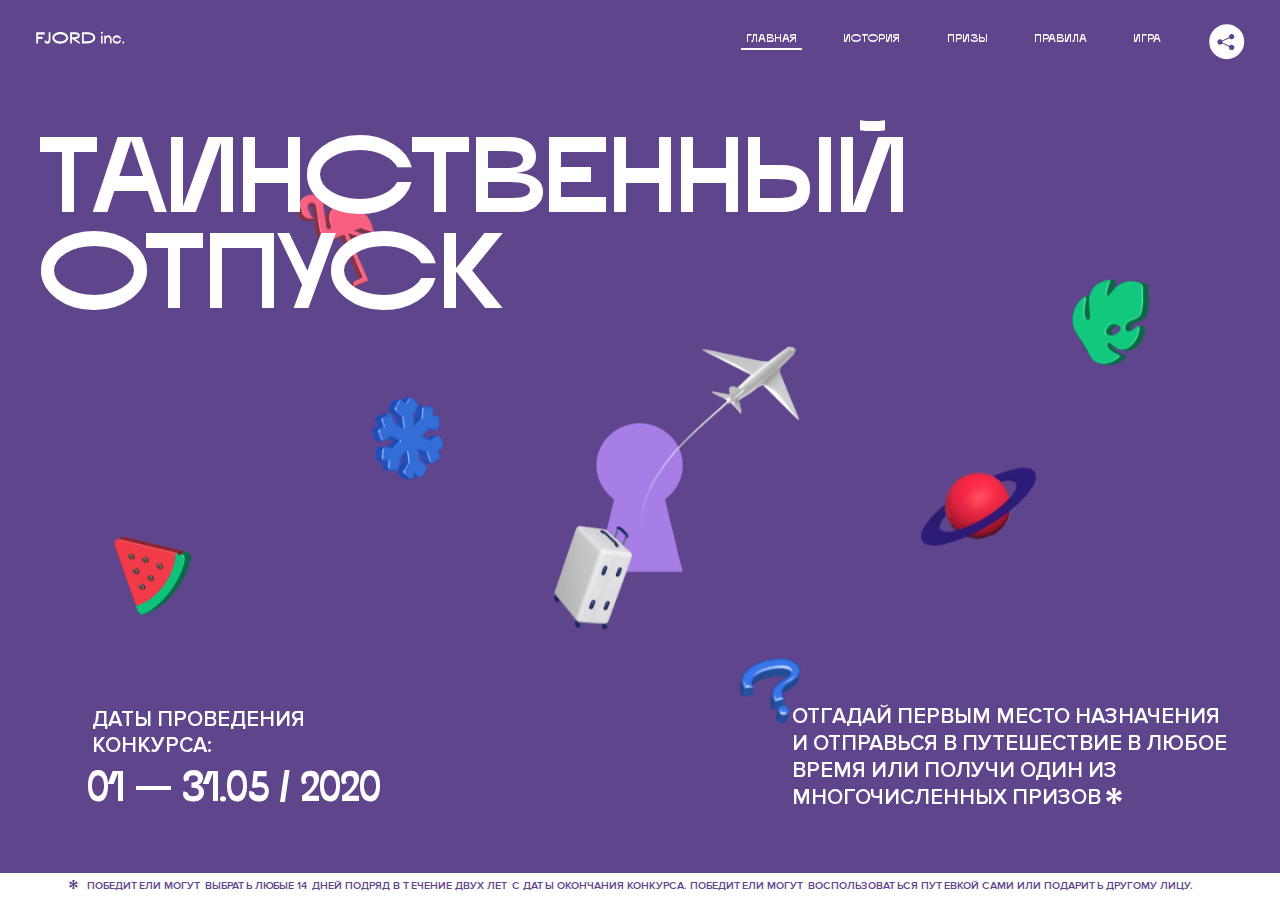
<file: 3/index.html>
<!DOCTYPE html>
<html lang="ru">
<head>
  <meta charset="UTF-8">
  <meta name="description" content="">
  <meta name="viewport" content="width=device-width, initial-scale=1.0">
  <meta http-equiv="X-UA-Compatible" content="ie=edge">
  <title>Mysterious Vacation</title>
<link href="css/style.min.css" rel="stylesheet">  <base href="https://htmlacademy-animation.github.io/375607-magic-vacation-1/3/">
</head>
<body>

  <header class="page-header js-header">
    <div class="page-header__wrapper">
      <a href="#" class="page-header__logo" aria-label="Перейти на страницу FJORD.Inc">
        <svg width="100" height="15" viewBox="0 0 100 15" fill="none" xmlns="http://www.w3.org/2000/svg">
          <path d="M0.26 1.4V14H2.276V8.906H7.334V6.44H2.276V3.848H9.872V1.4H0.26ZM12.733 14.36C15.127 14.36 16.243 12.65 16.243 9.5V1.4H14.263V8.96C14.263 11.21 13.723 11.876 12.733 11.876C11.833 11.876 11.473 11.3 11.347 10.58L9.36702 10.94C9.63702 13.046 10.663 14.36 12.733 14.36ZM18.3918 7.7C18.3918 11.372 22.3878 14.36 27.3198 14.36C32.2518 14.36 36.2478 11.372 36.2478 7.7C36.2478 4.028 32.2518 1.04 27.3198 1.04C22.3878 1.04 18.3918 4.028 18.3918 7.7ZM20.6058 7.7C20.6058 5.378 23.6118 3.524 27.3198 3.524C30.9918 3.524 33.9798 5.378 33.9798 7.7C33.9798 10.004 30.9918 11.858 27.3198 11.858C23.6118 11.858 20.6058 10.004 20.6058 7.7ZM40.403 14V8.906H40.799L49.079 14.702V12.38L44.039 8.906H44.201C47.999 8.906 49.277 7.304 49.277 5.162C49.277 3.092 47.999 1.4 44.201 1.4H38.387V14H40.403ZM43.535 3.722C45.785 3.722 47.045 4.136 47.045 5.432C47.045 6.764 45.785 7.034 43.535 7.034H40.403V3.722H43.535ZM51.6936 1.382V14H57.8676C62.7456 14 66.7236 11.534 66.7236 7.7C66.7236 3.848 62.7456 1.382 57.8676 1.382H51.6936ZM53.7096 11.624V3.722H57.5436C61.5396 3.722 64.4916 5.018 64.4916 7.7C64.4916 10.238 61.5396 11.624 57.5436 11.624H53.7096ZM73.1832 14.018H74.9832V5H73.1832V14.018ZM72.9132 1.976C72.9132 2.57 73.3992 3.092 74.0832 3.092C74.7492 3.092 75.2352 2.57 75.2352 1.976C75.2352 1.382 74.7672 0.805999 74.0832 0.805999C73.3812 0.805999 72.9132 1.382 72.9132 1.976ZM76.7867 14H78.5687V9.104C78.7487 8.006 79.5947 6.962 81.0887 6.962C82.1147 6.962 83.2667 7.448 83.2667 9.554V14H85.0487V9.014C85.0487 6.152 83.2307 4.73 81.3587 4.73C79.9187 4.73 79.0727 5.558 78.5687 6.854V5H76.7867V14ZM90.9898 14.27C93.5098 14.27 95.3818 12.506 95.7238 10.328H94.0498C93.7258 11.3 92.6998 12.02 90.9898 12.02C88.8478 12.02 87.7678 10.922 87.7678 9.59C87.7678 8.24 88.8478 6.962 90.9898 6.962C92.7538 6.962 93.7978 7.844 94.0858 8.924H95.7418C95.4358 6.71 93.6178 4.73 90.9898 4.73C88.0918 4.73 86.1298 7.124 86.1298 9.59C86.1298 12.074 88.1278 14.27 90.9898 14.27ZM97.0693 12.938C97.0693 13.658 97.5553 14.144 98.2753 14.144C98.9953 14.144 99.4813 13.658 99.4813 12.938C99.4813 12.2 98.9953 11.714 98.2753 11.714C97.5553 11.714 97.0693 12.2 97.0693 12.938Z" fill="currentColor"></path>
        </svg>
      </a>
      <button class="page-header__toggler js-menu-toggler" type="button" aria-label="Управление мобильным меню"><span>Меню</span></button>
      <nav class="page-header__nav">
        <div class="page-header__menu js-menu" id="menu">
          <ul>
            <li>
              <a class="js-menu-link active" href="#top" data-href="top">главная</a>
            </li>
            <li>
              <a class="js-menu-link" href="#story" data-href="story">история</a>
            </li>
            <li>
              <a class="js-menu-link" href="#prizes" data-href="prizes">призы</a>
            </li>
            <li>
              <a class="js-menu-link" href="#rules" data-href="rules">правила</a>
            </li>
            <li>
              <a class="js-menu-link" href="#game" data-href="game">игра</a>
            </li>
          </ul>
        </div>
        <div class="page-header__social">
          <div class="social-block js-social-block">
            <button class="social-block__toggler" aria-label="Управлять блоком с социальными кнопками">
              <svg width="26" height="22" viewBox="0 0 27 22" fill="none" xmlns="http://www.w3.org/2000/svg">
                <path d="M19.6721 7.43664C21.6273 7.43664 23.213 5.85095 23.213 3.89566C23.213 1.94037 21.6273 0.354675 19.6721 0.354675C17.7168 0.354675 16.1311 1.94037 16.1311 3.89566C16.1311 4.19968 16.1728 4.49178 16.2458 4.77345L7.21751 8.95527C6.57519 8.05214 5.52303 7.46049 4.33078 7.46049C2.37549 7.46049 0.789795 9.04618 0.789795 11.0015C0.789795 12.9568 2.37549 14.5425 4.33078 14.5425C5.52303 14.5425 6.57668 13.9508 7.21751 13.0477L16.2458 17.2295C16.1743 17.5112 16.1311 17.8033 16.1311 18.1073C16.1311 20.0626 17.7168 21.6483 19.6721 21.6483C21.6273 21.6483 23.213 20.0626 23.213 18.1073C23.213 16.152 21.6273 14.5663 19.6721 14.5663C18.4798 14.5663 17.4262 15.158 16.7853 16.0611L7.75701 11.8793C7.82854 11.5976 7.87176 11.3055 7.87176 11.0015C7.87176 10.6974 7.83003 10.4053 7.75701 10.1237L16.7853 5.94186C17.4262 6.84499 18.4783 7.43664 19.6721 7.43664Z" fill="currentColor"></path>
              </svg>
            </button>
            <ul class="social-block__list">
              <li>
                <a class="social-block__link social-block__link--fb" href="#" aria-label="Мы на Facebook">
                  <svg width="8" height="17" viewBox="0 0 8 17" fill="none" xmlns="http://www.w3.org/2000/svg">
                    <path d="M4.24646 16.9899H1.09275L1.05793 8.49828H0V5.30707H1.05793V3.81124C1.05793 1.42084 2.57654 0 5.21735 0H7.41758V3.18585H5.30841C4.28262 3.18585 4.2478 3.48582 4.2478 4.24914V5.30707H7.42964L7.16716 8.49828H4.2478V16.9899H4.24646Z" fill="currentColor"></path>
                  </svg>
                </a>
              </li>
              <li>
                <a class="social-block__link social-block__link--insta" href="#" aria-label="Мы в Instagram">
                  <svg width="15" height="15" viewBox="0 0 15 15" fill="none" xmlns="http://www.w3.org/2000/svg">
                    <path d="M11.0197 0H4.19806C2.14246 0 0.471191 1.66993 0.471191 3.72285V10.5499C0.471191 12.6082 2.14112 14.2727 4.19806 14.2727H11.0197C13.0753 14.2727 14.7466 12.6082 14.7466 10.5499V3.72285C14.7466 1.67127 13.0753 0 11.0197 0ZM11.0197 12.4849H4.19806C3.13076 12.4849 2.26432 11.6158 2.26432 10.5512V3.72419C2.26432 2.65956 3.13076 1.79715 4.19806 1.79715H11.0197C12.087 1.79715 12.9535 2.6609 12.9535 3.72419V10.5512C12.9535 11.6145 12.087 12.4849 11.0197 12.4849Z" fill="currentColor"></path>
                    <path d="M7.60887 3.11084C5.38989 3.11084 3.58203 4.9187 3.58203 7.14036C3.58203 9.35532 5.38989 11.1645 7.60887 11.1645C9.83053 11.1645 11.6357 9.35666 11.6357 7.14036C11.6357 4.9187 9.83053 3.11084 7.60887 3.11084ZM7.60887 9.36871C6.37551 9.36871 5.37784 8.37372 5.37784 7.14036C5.37784 5.90699 6.37551 4.90665 7.60887 4.90665C8.83822 4.90665 9.84259 5.90833 9.84259 7.14036C9.84392 8.37238 8.83822 9.36871 7.60887 9.36871Z" fill="currentColor"></path>
                    <path d="M11.3573 2.35962C10.8256 2.35962 10.3931 2.79752 10.3931 3.32381C10.3931 3.85546 10.8256 4.29336 11.3573 4.29336C11.8862 4.29336 12.3215 3.85546 12.3215 3.32381C12.3215 2.79752 11.8862 2.35962 11.3573 2.35962Z" fill="currentColor"></path>
                  </svg>
                </a>
              </li>
              <li>
                <a class="social-block__link social-block__link--vk" href="#" aria-label="Мы ВКонтакте">
                  <svg width="17" height="10" viewBox="0 0 17 10" fill="none" xmlns="http://www.w3.org/2000/svg">
                    <path d="M14.1234 4.9002C14.1234 4.9002 16.3623 1.72708 16.5866 0.680242C16.6595 0.312285 16.4947 0.103188 16.1069 0.103188C16.1069 0.103188 14.8193 0.103188 14.168 0.103188C13.7235 0.103188 13.5587 0.293278 13.4235 0.579768C13.4235 0.579768 12.3724 2.82553 11.0969 4.24712C10.6861 4.70333 10.4781 4.84318 10.2511 4.84318C10.0646 4.84318 9.98625 4.6911 9.98625 4.27834V0.649016C9.98625 0.147997 9.92545 0.00135496 9.5066 0.00135496H6.39628C6.15578 0.00135496 6.0085 0.134417 6.0085 0.324506C6.0085 0.801084 6.73406 0.908351 6.73406 2.20231V4.87305C6.73406 5.40529 6.70569 5.61575 6.45303 5.61575C5.78016 5.61575 4.19528 3.30618 3.30623 0.678887C3.12923 0.145282 2.93737 0 2.43475 0H0.486409C0.205373 0 0 0.190085 0 0.476576C0 0.991172 0.60666 3.40801 2.99277 6.64358C4.59927 8.8201 6.70569 10 8.60269 10C9.76196 10 10.0416 9.80312 10.0416 9.31432V7.63883C10.0416 7.22607 10.2065 7.04956 10.4429 7.04956C10.7078 7.04956 11.1847 7.13238 12.2805 8.22268C13.5843 9.47862 13.6762 10 14.3896 10H16.5676C16.7919 10 17 9.89273 17 9.52342C17 9.02919 16.3623 8.15343 15.384 7.10659C14.9801 6.56755 14.3302 5.98914 14.1248 5.72301C13.8275 5.40801 13.9154 5.23014 14.1234 4.9002Z" fill="currentColor"></path>
                  </svg>
                </a>
              </li>
            </ul>
          </div>
        </div>
      </nav>
    </div>
  </header>

  <main class="page-content js-page-content">

    <section class="animation-screen"></section>

    <section class="screen screen--hidden screen--intro" id="top">
      <div class="screen__wrapper">
        <div class="intro">
          <h1 class="intro__title">Таинственный отпуск</h1>
          <div class="intro__content">
            <div class="intro__info">
              <p class="intro__label">Даты проведения конкурса:</p>
              <p class="intro__date">01 — 31.05 / 2020</p>
            </div>
            <div class="intro__message">
              <p>
                Отгадай первым место назначения и&nbsp;отправься в&nbsp;путешествие в&nbsp;любое время или получи один из многочисленных призов
                <svg width="16" height="16" viewBox="0 0 10 10" fill="none" xmlns="http://www.w3.org/2000/svg">
                  <path d="M0 6.35337L3.90271 4.99012L0 3.64663L1.34615 1.32374L4.44287 4.01073L3.67364 0H6.34615L5.57692 4.01073L8.65385 1.32374L10 3.64663L6.13405 4.99012L10 6.35337L8.65385 8.65651L5.57692 5.98927L6.34615 10H3.67364L4.44287 5.96952L1.34615 8.65651L0 6.35337Z" fill="currentColor"></path>
                </svg>
              </p>
            </div>
          </div>
        </div>
      </div>
      <div class="screen__footer js-footer">
        <button class="screen__footer-enlarge js-footer-toggler" type="button" aria-label="Показать сообщение">
          <svg width="10" height="10" viewBox="0 0 10 10" fill="none" xmlns="http://www.w3.org/2000/svg">
            <path d="M0 6.35337L3.90271 4.99012L0 3.64663L1.34615 1.32374L4.44287 4.01073L3.67364 0H6.34615L5.57692 4.01073L8.65385 1.32374L10 3.64663L6.13405 4.99012L10 6.35337L8.65385 8.65651L5.57692 5.98927L6.34615 10H3.67364L4.44287 5.96952L1.34615 8.65651L0 6.35337Z" fill="currentColor"></path>
          </svg>
        </button>
        <button class="screen__footer-collapse js-footer-toggler" type="button" aria-label="Скрыть сообщение">
          <svg width="13" height="13" viewBox="0 0 13 13" fill="none" xmlns="http://www.w3.org/2000/svg">
            <line x1="12.3536" y1="0.353553" x2="0.738349" y2="11.9688" stroke="currentColor"></line>
            <line x1="0.738319" y1="0.539925" x2="12.3535" y2="12.1551" stroke="currentColor"></line>
          </svg>
        </button>
        <div class="screen__footer-wrapper">
          <div class="screen__footer-announce">
            <p class="screen__footer-label">Даты проведения конкурса:</p>
            <p class="screen__footer-date">01 — 31.05 / 2020</p>
          </div>
          <div class="screen__footer-note">
            <p>
              <svg width="10" height="10" viewBox="0 0 10 10" fill="none" xmlns="http://www.w3.org/2000/svg">
                <path d="M0 6.35337L3.90271 4.99012L0 3.64663L1.34615 1.32374L4.44287 4.01073L3.67364 0H6.34615L5.57692 4.01073L8.65385 1.32374L10 3.64663L6.13405 4.99012L10 6.35337L8.65385 8.65651L5.57692 5.98927L6.34615 10H3.67364L4.44287 5.96952L1.34615 8.65651L0 6.35337Z" fill="currentColor"></path>
              </svg>
              <span>Победители могут выбрать любые 14 дней подряд в&nbsp;течение двух лет с&nbsp;даты окончания конкурса. Победители могут воспользоваться путевкой сами или подарить другому лицу.</span>
            </p>
          </div>
        </div>
      </div>
    </section>

    <section class="screen screen--hidden screen--story" id="story">

      <div class="slider swiper-container js-slider">

        <div class="swiper-wrapper">

          <div class="slider__item swiper-slide">
            <h2 class="slider__item-title">История</h2>
            <p class="slider__item-text">Джеймс Таргет был основателем компании &laquo;Fjord Inc.&raquo;. С&nbsp;1965 года &laquo;Fjord Inc.&raquo; прославилась надёжными и&nbsp;удобными чемоданами и&nbsp;аксессуарами для туристов.</p>
          </div>

          <div class="slider__item swiper-slide">
            <p class="slider__item-text">Когда Джеймсу было 7&nbsp;лет, в&nbsp;их&nbsp;доме гостил дядюшка и&nbsp;развлекал детей рассказами о&nbsp;своей поездке в&nbsp;место, показавшееся малышу Таргету невероятным. Тогда Джеймс решил, что однажды посетит его, но&nbsp;не&nbsp;будет рассказывать о&nbsp;мечте, пока не&nbsp;осуществит.</p>
          </div>

          <div class="slider__item swiper-slide">
            <p class="slider__item-text">Джеймс Таргет стал увлеченным путешественником. Он&nbsp;посетил 5&nbsp;континентов, 126&nbsp;стран.</p>
          </div>

          <div class="slider__item swiper-slide">
            <p class="slider__item-text">Он&nbsp;сплавлялся по&nbsp;Амазонке и&nbsp;погружался в&nbsp;пещеры Франции, медитировал в&nbsp;горах Тибета и&nbsp;пожимал руку вождя племени Акугауа.</p>
          </div>

          <div class="slider__item swiper-slide">
            <p class="slider__item-text">Из&nbsp;своих поездок Джеймс Таргет привозил идеи, как сделать свои чемоданы &laquo;Fjord Inc.&raquo; удобными и&nbsp;приспособленными к&nbsp;разным дорожным условиям.</p>
          </div>

          <div class="slider__item swiper-slide">
            <p class="slider__item-text">Всё это время Джеймс не&nbsp;оставлял идею поездки своей мечты. Однако, как только он&nbsp;брался за&nbsp;планирование, возникали препятствия, не&nbsp;позволяющие отправиться туда.</p>
          </div>

          <div class="slider__item swiper-slide">
            <p class="slider__item-text">В&nbsp;возрасте 67&nbsp;лет Джеймс Таргет попал под лавину и&nbsp;погиб. В&nbsp;своём завещании он&nbsp;поручил отправить в&nbsp;заветное путешествие трёх смельчаков, единых с&nbsp;ним духом.</p>
          </div>

          <div class="slider__item swiper-slide">
            <p class="slider__item-text">Тех, кто сможет узнать таинственное место, задавая вопросы специально обученному ИИ&nbsp;&laquo;Соне&raquo;, ждет фантастическое путешествие.</p>
          </div>
        </div>
        <div class="slider__controls">
          <button class="slider__control slider__control--prev js-control-prev" type="button" aria-label="Показать предыдущую историю">
            <svg width="12" height="22" viewBox="0 0 12 22" fill="none" xmlns="http://www.w3.org/2000/svg">
              <path d="M11 1L1 11L11 21" stroke="currentColor" stroke-width="2" stroke-linejoin="round"></path>
            </svg>
          </button>
          <button class="slider__control slider__control--next js-control-next" type="button" aria-label="Показать следующую историю">
            <svg width="12" height="22" viewBox="0 0 12 22" fill="none" xmlns="http://www.w3.org/2000/svg">
              <path d="M1 1L11 11L1 21" stroke="currentColor" stroke-width="2" stroke-linejoin="round"></path>
            </svg>
          </button>
        </div>
        <div class="slider__pagination swiper-pagination"></div>
      </div>

    </section>

    <section class="screen screen--hidden screen--prizes" id="prizes">
      <div class="screen__wrapper">
        <div class="prizes">
          <h2 class="prizes__title">ПРизы</h2>
          <div class="prizes__lead">
            <p>Найди ответ и&nbsp;получи один из&nbsp;призов:</p>
          </div>
          <ul class="prizes__list">
            <li class="prizes__item prizes__item--journeys">
              <div class="prizes__icon">
                <picture>
                  <source srcset="img/prize1-mob.svg" media="(orientation: portrait)">
                  <img src="img/prize1.svg" alt="">
                </picture>
              </div>
              <p class="prizes__desc">
                <b>3</b>
                <span>загадочных путешествия</span>
              </p>
            </li>
            <li class="prizes__item prizes__item--cases">
              <div class="prizes__icon">
                <picture>
                  <source srcset="img/prize2-mob.svg" media="(orientation: portrait)">
                  <img src="img/prize2.svg" alt="">
                </picture>
              </div>
              <p class="prizes__desc">
                <b>7</b>
                <span>надежных чемоданов</span>
              </p>
            </li>
            <li class="prizes__item prizes__item--codes">
              <div class="prizes__icon">
                <picture>
                  <source srcset="img/prize3-mob.svg" media="(orientation: portrait)">
                  <img src="img/prize3.svg" alt="">
                </picture>
              </div>
              <p class="prizes__desc">
                <b>900</b>
                <span>
                  промокодов на&nbsp;скидку 15%
                  <svg width="10" height="10" viewBox="0 0 10 10" fill="none" xmlns="http://www.w3.org/2000/svg">
                    <path d="M0 6.35337L3.90271 4.99012L0 3.64663L1.34615 1.32374L4.44287 4.01073L3.67364 0H6.34615L5.57692 4.01073L8.65385 1.32374L10 3.64663L6.13405 4.99012L10 6.35337L8.65385 8.65651L5.57692 5.98927L6.34615 10H3.67364L4.44287 5.96952L1.34615 8.65651L0 6.35337Z" fill="currentColor"></path>
                  </svg>
                </span>
              </p>
            </li>
          </ul>
        </div>
      </div>
      <div class="screen__footer js-footer">
        <button class="screen__footer-enlarge js-footer-toggler" type="button" aria-label="Показать сообщение">
          <svg width="10" height="10" viewBox="0 0 10 10" fill="none" xmlns="http://www.w3.org/2000/svg">
            <path d="M0 6.35337L3.90271 4.99012L0 3.64663L1.34615 1.32374L4.44287 4.01073L3.67364 0H6.34615L5.57692 4.01073L8.65385 1.32374L10 3.64663L6.13405 4.99012L10 6.35337L8.65385 8.65651L5.57692 5.98927L6.34615 10H3.67364L4.44287 5.96952L1.34615 8.65651L0 6.35337Z" fill="currentColor"></path>
          </svg>
        </button>
        <button class="screen__footer-collapse js-footer-toggler" type="button" aria-label="Скрыть сообщение">
          <svg width="13" height="13" viewBox="0 0 13 13" fill="none" xmlns="http://www.w3.org/2000/svg">
            <line x1="12.3536" y1="0.353553" x2="0.738349" y2="11.9688" stroke="currentColor"></line>
            <line x1="0.738319" y1="0.539925" x2="12.3535" y2="12.1551" stroke="currentColor"></line>
          </svg>
        </button>
        <div class="screen__footer-wrapper">
          <div class="screen__footer-announce">
            <p class="screen__footer-label">Даты проведения конкурса:</p>
            <p class="screen__footer-date">01 — 31.05 / 2020</p>
          </div>
          <div class="screen__footer-note">
            <p>
              <svg width="10" height="10" viewBox="0 0 10 10" fill="none" xmlns="http://www.w3.org/2000/svg">
                <path d="M0 6.35337L3.90271 4.99012L0 3.64663L1.34615 1.32374L4.44287 4.01073L3.67364 0H6.34615L5.57692 4.01073L8.65385 1.32374L10 3.64663L6.13405 4.99012L10 6.35337L8.65385 8.65651L5.57692 5.98927L6.34615 10H3.67364L4.44287 5.96952L1.34615 8.65651L0 6.35337Z" fill="currentColor"></path>
              </svg>
              <span>Скидка&nbsp;15% на&nbsp;единоразовое приобретение путёвки с&nbsp;1&nbsp;июня 2020 по&nbsp;31&nbsp;мая 2022&nbsp;года. Суммируется с&nbsp;другими акциями</span>
            </p>
          </div>
        </div>
      </div>

    </section>

    <section class="screen screen--hidden screen--rules" id="rules">
      <div class="screen__wrapper">
        <div class="rules">
          <h2 class="rules__title">Правила</h2>
          <div class="rules__lead">
            <p>Для того чтобы получить наследство Джеймса Таргета, тебе нужно выведать у&nbsp;&laquo;Сони&raquo;, куда предстоит отправиться тебе в&nbsp;случае победы</p>
          </div>
          <ol class="rules__list">
            <li class="rules__item">
              <p>Тебе отводится <br>5&nbsp;минут</p>
            </li>
            <li class="rules__item">
              <p>Задавай любые вопросы в&nbsp;текстовом поле</p>
            </li>
            <li class="rules__item">
              <p>Нажимай кнопку &laquo;Узнать&raquo;, чтобы получить ответ</p>
            </li>
            <li class="rules__item">
              <p>&laquo;Соня&raquo; может отвечать только&nbsp;Да или Нет</p>
            </li>
          </ol>
          <a href="#game" class="rules__link btn">Погнали!</a>
        </div>
      </div>
      <div class="screen__disclaimer">
        <div class="disclaimer">
          <ul>
            <li>
              <a href="#">Правовая информация</a>
            </li>
            <li>
              <a href="#">Подробные правила</a>
            </li>
          </ul>
        </div>
      </div>
    </section>

    <section class="screen screen--hidden screen--game" id="game">
      <div class="screen__wrapper">
        <div class="game">
          <div class="game__header">
            <h2 class="game__title">Игра</h2>
            <div class="game__counter">
              <span>05</span>:<span>00</span>
            </div>
          </div>
          <div class="game__body">
            <div class="chat">
              <div class="chat__body js-chat">
                <ul class="chat__list" id="messages"></ul>
              </div>
              <div class="chat__footer">
                <form action="#" method="post" class="form" id="message-form">
                  <label for="message-field" class="visually-hidden">Поле для ввода вопроса</label>
                  <input type="text" class="form__field" id="message-field">
                  <button class="form__button btn">
                    Узнать
                    <svg width="18" height="19" viewBox="0 0 18 19" fill="none" xmlns="http://www.w3.org/2000/svg">
                      <path stroke="currentColor" stroke-width="2" d="M9 19V1"></path>
                      <path d="M1 9l8-8 8 8" stroke="currentColor" stroke-width="2" stroke-linejoin="round"></path>
                    </svg>
                  </button>
                </form>
              </div>
            </div>
          </div>
          <!-- временные кнопки для показа результата -->
          <div class="game__buttons">
            <button class="game__button btn js-show-result" type="button" data-target="result">Положительный результат</button>
            <button class="game__button btn js-show-result" type="button" data-target="result2">Положительный результат - 2</button>
            <button class="game__button btn js-show-result" type="button" data-target="result3">Отрицательный результат</button>
          </div>
        </div>
      </div>
    </section>

    <section class="screen screen--hidden screen--result" id="result">
      <div class="screen__wrapper">
        <div class="result result--trip">
          <div class="result__image">
            <picture>
              <source srcset="img/result1-mob.png 1x, img/result1-mob@2x.png 2x" media="(max-width: 768px) and (orientation: portrait)">
              <img src="img/result1.png" srcset="img/result1@2x.png 2x" alt="">
            </picture>
          </div>
          <h2 class="result__title">
            <span class="visually-hidden">ПОбеда!</span>
            <svg xmlns="http://www.w3.org/2000/svg" viewBox="0 0 568.85 109.24">
              <path d="M16,24.44V92H2.6V8H75V92H61.52V24.44H16Z" transform="translate(-2.1 -1.5)" fill="none" stroke="currentColor"></path>
              <path d="M148.76,5.6c32.88,0,59.52,19.92,59.52,44.4s-26.64,44.4-59.52,44.4S89.24,74.48,89.24,50,115.88,5.6,148.76,5.6Zm0,72.12c24.48,0,44.4-12.36,44.4-27.72s-19.92-27.84-44.4-27.84C124,22.16,104,34.52,104,50S124,77.72,148.76,77.72Z" transform="translate(-2.1 -1.5)" fill="none" stroke="currentColor"></path>
              <path d="M287.36,8V24.44H236v14.4h25.32c25.44,0,34,11.16,34,26.52,0,15.6-8.52,26.64-34,26.64H222.56V8h64.8ZM256.88,76.52c15.12,0,23.52-2,23.52-11.52S272,54.44,256.88,54.44H236V76.52h20.88Z" transform="translate(-2.1 -1.5)" fill="none" stroke="currentColor"></path>
              <path d="M371.47,8V24.44H320.84V41.6h33.6V58h-33.6V75.56h50.64V92H307.4V8h64.08Z" transform="translate(-2.1 -1.5)" fill="none" stroke="currentColor"></path>
              <path d="M382.39,110.24V75.56h7.44c4.56-4.68,7.8-18.36,8.76-56L399,8h48.6V75.56h10v34.68H442.87V92H397v18.24H382.39Zm51.72-34.68V24.44H411.55v3.12c-0.48,22.44-3.24,37.68-7.2,48h29.76Z" transform="translate(-2.1 -1.5)" fill="none" stroke="currentColor"></path>
              <path d="M463.75,92l28-84h27.12l28.08,84H533.47l-7.8-23.52h-37.8L480.07,92H463.75Zm56.64-40L507,11.84,493.51,52h26.88Z" transform="translate(-2.1 -1.5)" fill="none" stroke="currentColor"></path>
              <path d="M554.12,70.4L555.55,2H569l1.44,68.4H554.12Zm8.28,6.36c4.8,0,8,3.24,8,8.16a8,8,0,1,1-16.08,0C554.35,80,557.59,76.76,562.39,76.76Z" transform="translate(-2.1 -1.5)" fill="none" stroke="currentColor"></path>
            </svg>
          </h2>
          <div class="result__text">
            <p>ты&nbsp;отправляешься в&nbsp;Арктику!</p>
          </div>
          <div class="result__form">
            <form action="#" method="post" class="form form--result">
              <label for="email-field" class="form__label">зарегистрируй результат</label>
              <input type="email" class="form__field" id="email-field" placeholder="e-mail для регистации результата и получения приза" required="">
              <button class="form__button btn">
                отправить
                <svg width="18" height="19" viewBox="0 0 18 19" fill="none" xmlns="http://www.w3.org/2000/svg">
                  <path stroke="currentColor" stroke-width="2" d="M9 19V1"></path>
                  <path d="M1 9l8-8 8 8" stroke="currentColor" stroke-width="2" stroke-linejoin="round"></path>
                </svg>
              </button>
            </form>
          </div>
        </div>
      </div>
    </section>

    <section class="screen screen--hidden screen--result" id="result2">
      <div class="screen__wrapper">
        <div class="result result--prize">
          <div class="result__image">
            <picture>
              <source srcset="img/result2-mob.png 1x, img/result2-mob@2x.png 2x" media="(max-width: 768px) and (orientation: portrait)">
              <img src="img/result2.png" srcset="img/result2@2x.png 2x" alt="">
            </picture>
          </div>
          <h2 class="result__title">
            <span class="visually-hidden">ПОбеда!</span>
            <svg xmlns="http://www.w3.org/2000/svg" viewBox="0 0 568.85 109.24">
              <path d="M16,24.44V92H2.6V8H75V92H61.52V24.44H16Z" transform="translate(-2.1 -1.5)" fill="none" stroke="currentColor"></path>
              <path d="M148.76,5.6c32.88,0,59.52,19.92,59.52,44.4s-26.64,44.4-59.52,44.4S89.24,74.48,89.24,50,115.88,5.6,148.76,5.6Zm0,72.12c24.48,0,44.4-12.36,44.4-27.72s-19.92-27.84-44.4-27.84C124,22.16,104,34.52,104,50S124,77.72,148.76,77.72Z" transform="translate(-2.1 -1.5)" fill="none" stroke="currentColor"></path>
              <path d="M287.36,8V24.44H236v14.4h25.32c25.44,0,34,11.16,34,26.52,0,15.6-8.52,26.64-34,26.64H222.56V8h64.8ZM256.88,76.52c15.12,0,23.52-2,23.52-11.52S272,54.44,256.88,54.44H236V76.52h20.88Z" transform="translate(-2.1 -1.5)" fill="none" stroke="currentColor"></path>
              <path d="M371.47,8V24.44H320.84V41.6h33.6V58h-33.6V75.56h50.64V92H307.4V8h64.08Z" transform="translate(-2.1 -1.5)" fill="none" stroke="currentColor"></path>
              <path d="M382.39,110.24V75.56h7.44c4.56-4.68,7.8-18.36,8.76-56L399,8h48.6V75.56h10v34.68H442.87V92H397v18.24H382.39Zm51.72-34.68V24.44H411.55v3.12c-0.48,22.44-3.24,37.68-7.2,48h29.76Z" transform="translate(-2.1 -1.5)" fill="none" stroke="currentColor"></path>
              <path d="M463.75,92l28-84h27.12l28.08,84H533.47l-7.8-23.52h-37.8L480.07,92H463.75Zm56.64-40L507,11.84,493.51,52h26.88Z" transform="translate(-2.1 -1.5)" fill="none" stroke="currentColor"></path>
              <path d="M554.12,70.4L555.55,2H569l1.44,68.4H554.12Zm8.28,6.36c4.8,0,8,3.24,8,8.16a8,8,0,1,1-16.08,0C554.35,80,557.59,76.76,562.39,76.76Z" transform="translate(-2.1 -1.5)" fill="none" stroke="currentColor"></path>
            </svg>
          </h2>
          <div class="result__text">
            <p>чемодан &laquo;Fjord&nbsp;Inc.&raquo;&nbsp;твой</p>
          </div>
          <div class="result__form">
            <form action="#" method="post" class="form form--result">
              <label for="email-field2" class="form__label">зарегистрируй результат</label>
              <input type="email" class="form__field" id="email-field2" placeholder="e-mail для регистации результата и получения приза" required="">
              <button class="form__button btn">
                отправить
                <svg width="18" height="19" viewBox="0 0 18 19" fill="none" xmlns="http://www.w3.org/2000/svg">
                  <path stroke="currentColor" stroke-width="2" d="M9 19V1"></path>
                  <path d="M1 9l8-8 8 8" stroke="currentColor" stroke-width="2" stroke-linejoin="round"></path>
                </svg>
              </button>
            </form>
          </div>
        </div>
      </div>
    </section>

    <section class="screen screen--hidden screen--result" id="result3">
      <div class="screen__wrapper">
        <div class="result result--negative">
          <div class="result__image">
            <picture>
              <source srcset="img/result3-mob.png 1x, img/result3-mob@2x.png 2x" media="(max-width: 768px) and (orientation: portrait)">
              <img src="img/result3.png" srcset="img/result3@2x.png 2x" alt="">
            </picture>
          </div>
          <h2 class="result__title">
            <span class="visually-hidden">Не угадал!</span>
            <svg xmlns="http://www.w3.org/2000/svg" viewBox="0 0 660.77 109.24">
              <path d="M2.66,92V8H16.1V42.2H53.3V8H66.74V92H53.3V58.64H16.1V92H2.66Z" transform="translate(-2.16 -1.5)" fill="none" stroke="currentColor"></path>
              <path d="M147.62,8V24.44H97V41.6h33.6V58H97V75.56h50.64V92H83.54V8h64.08Z" transform="translate(-2.16 -1.5)" fill="none" stroke="currentColor"></path>
              <path d="M199.22,8l20.52,42.36L235.34,8h16.44l-31,84H204.38l9.48-25.92L185.78,8h13.44Z" transform="translate(-2.16 -1.5)" fill="none" stroke="currentColor"></path>
              <path d="M273.74,24.44V92H260.3V8h50.16V24.44H273.74Z" transform="translate(-2.16 -1.5)" fill="none" stroke="currentColor"></path>
              <path d="M307.1,92l28-84h27.12l28.08,84H376.82L369,68.48h-37.8L323.42,92H307.1Zm56.64-40L350.3,11.84,336.86,52h26.88Z" transform="translate(-2.16 -1.5)" fill="none" stroke="currentColor"></path>
              <path d="M396.38,110.24V75.56h7.44c4.56-4.68,7.8-18.36,8.76-56L412.94,8h48.6V75.56h10v34.68H456.86V92H411v18.24H396.38ZM448.1,75.56V24.44H425.54v3.12c-0.48,22.44-3.24,37.68-7.2,48H448.1Z" transform="translate(-2.16 -1.5)" fill="none" stroke="currentColor"></path>
              <path d="M477.74,92l28-84h27.12L560.9,92H547.46l-7.8-23.52h-37.8L494.06,92H477.74Zm56.64-40-13.44-40.2L507.5,52h26.88Z" transform="translate(-2.16 -1.5)" fill="none" stroke="currentColor"></path>
              <path d="M568.7,76.88a13.77,13.77,0,0,0,5,1c6.6,0,10.44-6.24,12-58.32L586.22,8h46.2V92H619V24.44H598.82l-0.12,3.12C597.14,81,589,94.4,573.74,94.4a28.55,28.55,0,0,1-6.72-.84Z" transform="translate(-2.16 -1.5)" fill="none" stroke="currentColor"></path>
              <path d="M646.1,70.4L647.54,2H661l1.44,68.4H646.1Zm8.28,6.36c4.8,0,8,3.24,8,8.16a8,8,0,0,1-16.08,0C646.34,80,649.58,76.76,654.38,76.76Z" transform="translate(-2.16 -1.5)" fill="none" stroke="currentColor"></path>
            </svg>
          </h2>
          <button class="result__button js-play" type="button">
            не сдавайся!
            <span>
              <svg width="27" height="22" viewBox="0 0 27 22" fill="none" xmlns="http://www.w3.org/2000/svg">
                <path d="M10.6899 1.47998C5.42992 1.47998 1.16992 5.73998 1.16992 11C1.16992 16.26 5.42992 20.52 10.6899 20.52C15.9499 20.52 20.2099 16.26 20.2099 11V7.13998" stroke="currentColor" stroke-width="2" stroke-miterlimit="10"></path>
                <path d="M15.1099 12.5099L20.1499 7.13989L25.3099 12.6299" stroke="currentColor" stroke-width="2" stroke-miterlimit="10" stroke-linejoin="round"></path>
              </svg>
            </span>
          </button>
        </div>
      </div>
    </section>

    <div class="background"></div>
  </main>

<script src="js/script.js"></script></body>
</html>
</file>
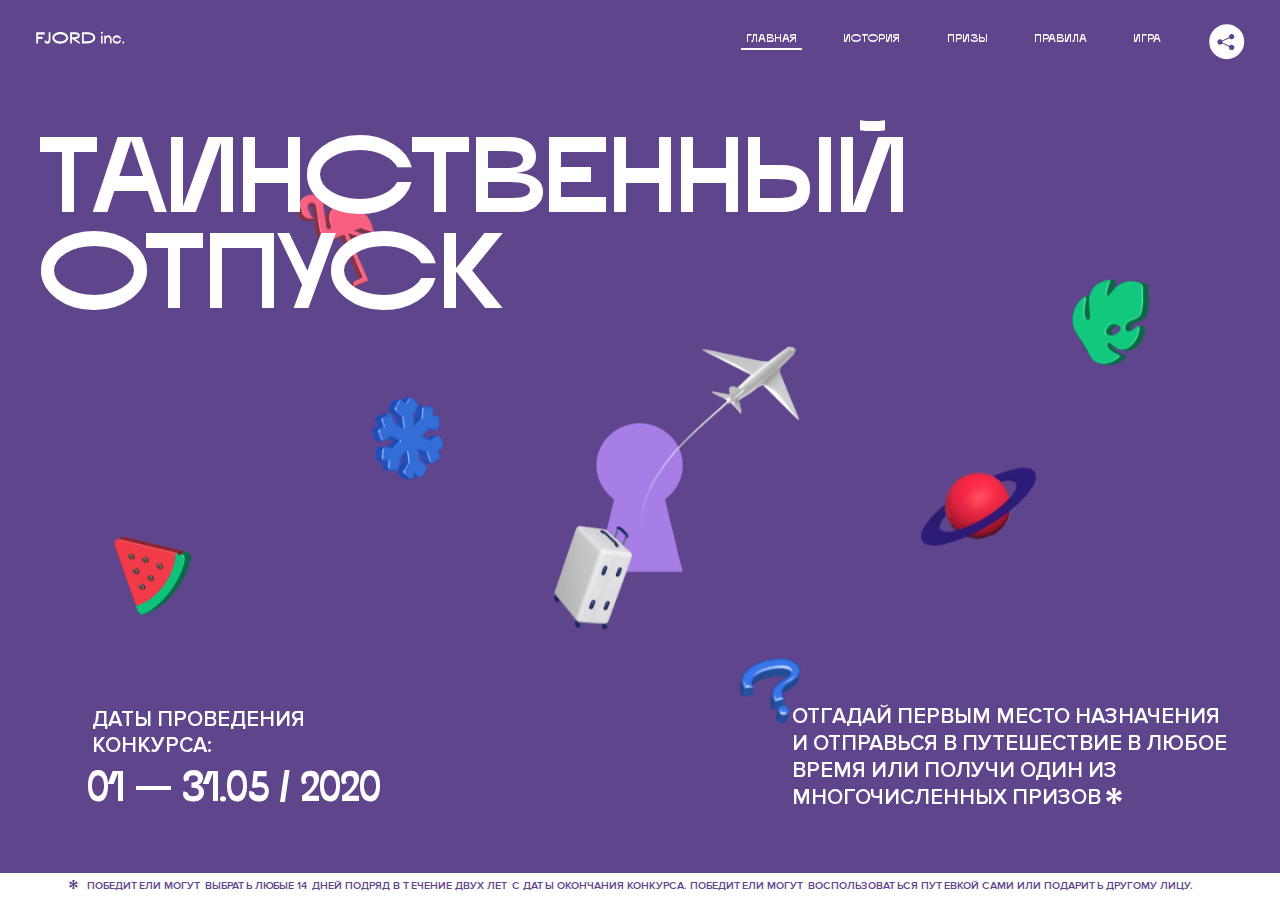
<file: 4/index.html>
<!DOCTYPE html>
<html lang="ru">
<head>
  <meta charset="UTF-8">
  <meta name="description" content="">
  <meta name="viewport" content="width=device-width, initial-scale=1.0">
  <meta http-equiv="X-UA-Compatible" content="ie=edge">
  <title>Mysterious Vacation</title>
<link href="css/style.min.css" rel="stylesheet">  <base href="https://htmlacademy-animation.github.io/375607-magic-vacation-1/4/">
</head>
<body>

  <header class="page-header js-header">
    <div class="page-header__wrapper">
      <a href="#" class="page-header__logo" aria-label="Перейти на страницу FJORD.Inc">
        <svg width="100" height="15" viewBox="0 0 100 15" fill="none" xmlns="http://www.w3.org/2000/svg">
          <path d="M0.26 1.4V14H2.276V8.906H7.334V6.44H2.276V3.848H9.872V1.4H0.26ZM12.733 14.36C15.127 14.36 16.243 12.65 16.243 9.5V1.4H14.263V8.96C14.263 11.21 13.723 11.876 12.733 11.876C11.833 11.876 11.473 11.3 11.347 10.58L9.36702 10.94C9.63702 13.046 10.663 14.36 12.733 14.36ZM18.3918 7.7C18.3918 11.372 22.3878 14.36 27.3198 14.36C32.2518 14.36 36.2478 11.372 36.2478 7.7C36.2478 4.028 32.2518 1.04 27.3198 1.04C22.3878 1.04 18.3918 4.028 18.3918 7.7ZM20.6058 7.7C20.6058 5.378 23.6118 3.524 27.3198 3.524C30.9918 3.524 33.9798 5.378 33.9798 7.7C33.9798 10.004 30.9918 11.858 27.3198 11.858C23.6118 11.858 20.6058 10.004 20.6058 7.7ZM40.403 14V8.906H40.799L49.079 14.702V12.38L44.039 8.906H44.201C47.999 8.906 49.277 7.304 49.277 5.162C49.277 3.092 47.999 1.4 44.201 1.4H38.387V14H40.403ZM43.535 3.722C45.785 3.722 47.045 4.136 47.045 5.432C47.045 6.764 45.785 7.034 43.535 7.034H40.403V3.722H43.535ZM51.6936 1.382V14H57.8676C62.7456 14 66.7236 11.534 66.7236 7.7C66.7236 3.848 62.7456 1.382 57.8676 1.382H51.6936ZM53.7096 11.624V3.722H57.5436C61.5396 3.722 64.4916 5.018 64.4916 7.7C64.4916 10.238 61.5396 11.624 57.5436 11.624H53.7096ZM73.1832 14.018H74.9832V5H73.1832V14.018ZM72.9132 1.976C72.9132 2.57 73.3992 3.092 74.0832 3.092C74.7492 3.092 75.2352 2.57 75.2352 1.976C75.2352 1.382 74.7672 0.805999 74.0832 0.805999C73.3812 0.805999 72.9132 1.382 72.9132 1.976ZM76.7867 14H78.5687V9.104C78.7487 8.006 79.5947 6.962 81.0887 6.962C82.1147 6.962 83.2667 7.448 83.2667 9.554V14H85.0487V9.014C85.0487 6.152 83.2307 4.73 81.3587 4.73C79.9187 4.73 79.0727 5.558 78.5687 6.854V5H76.7867V14ZM90.9898 14.27C93.5098 14.27 95.3818 12.506 95.7238 10.328H94.0498C93.7258 11.3 92.6998 12.02 90.9898 12.02C88.8478 12.02 87.7678 10.922 87.7678 9.59C87.7678 8.24 88.8478 6.962 90.9898 6.962C92.7538 6.962 93.7978 7.844 94.0858 8.924H95.7418C95.4358 6.71 93.6178 4.73 90.9898 4.73C88.0918 4.73 86.1298 7.124 86.1298 9.59C86.1298 12.074 88.1278 14.27 90.9898 14.27ZM97.0693 12.938C97.0693 13.658 97.5553 14.144 98.2753 14.144C98.9953 14.144 99.4813 13.658 99.4813 12.938C99.4813 12.2 98.9953 11.714 98.2753 11.714C97.5553 11.714 97.0693 12.2 97.0693 12.938Z" fill="currentColor"></path>
        </svg>
      </a>
      <button class="page-header__toggler js-menu-toggler" type="button" aria-label="Управление мобильным меню"><span>Меню</span></button>
      <nav class="page-header__nav">
        <div class="page-header__menu js-menu" id="menu">
          <ul>
            <li>
              <a class="js-menu-link active" href="#top" data-href="top">главная</a>
            </li>
            <li>
              <a class="js-menu-link" href="#story" data-href="story">история</a>
            </li>
            <li>
              <a class="js-menu-link" href="#prizes" data-href="prizes">призы</a>
            </li>
            <li>
              <a class="js-menu-link" href="#rules" data-href="rules">правила</a>
            </li>
            <li>
              <a class="js-menu-link" href="#game" data-href="game">игра</a>
            </li>
          </ul>
        </div>
        <div class="page-header__social">
          <div class="social-block js-social-block">
            <button class="social-block__toggler" aria-label="Управлять блоком с социальными кнопками">
              <svg width="26" height="22" viewBox="0 0 27 22" fill="none" xmlns="http://www.w3.org/2000/svg">
                <path d="M19.6721 7.43664C21.6273 7.43664 23.213 5.85095 23.213 3.89566C23.213 1.94037 21.6273 0.354675 19.6721 0.354675C17.7168 0.354675 16.1311 1.94037 16.1311 3.89566C16.1311 4.19968 16.1728 4.49178 16.2458 4.77345L7.21751 8.95527C6.57519 8.05214 5.52303 7.46049 4.33078 7.46049C2.37549 7.46049 0.789795 9.04618 0.789795 11.0015C0.789795 12.9568 2.37549 14.5425 4.33078 14.5425C5.52303 14.5425 6.57668 13.9508 7.21751 13.0477L16.2458 17.2295C16.1743 17.5112 16.1311 17.8033 16.1311 18.1073C16.1311 20.0626 17.7168 21.6483 19.6721 21.6483C21.6273 21.6483 23.213 20.0626 23.213 18.1073C23.213 16.152 21.6273 14.5663 19.6721 14.5663C18.4798 14.5663 17.4262 15.158 16.7853 16.0611L7.75701 11.8793C7.82854 11.5976 7.87176 11.3055 7.87176 11.0015C7.87176 10.6974 7.83003 10.4053 7.75701 10.1237L16.7853 5.94186C17.4262 6.84499 18.4783 7.43664 19.6721 7.43664Z" fill="currentColor"></path>
              </svg>
            </button>
            <ul class="social-block__list">
              <li>
                <a class="social-block__link social-block__link--fb" href="#" aria-label="Мы на Facebook">
                  <svg width="8" height="17" viewBox="0 0 8 17" fill="none" xmlns="http://www.w3.org/2000/svg">
                    <path d="M4.24646 16.9899H1.09275L1.05793 8.49828H0V5.30707H1.05793V3.81124C1.05793 1.42084 2.57654 0 5.21735 0H7.41758V3.18585H5.30841C4.28262 3.18585 4.2478 3.48582 4.2478 4.24914V5.30707H7.42964L7.16716 8.49828H4.2478V16.9899H4.24646Z" fill="currentColor"></path>
                  </svg>
                </a>
              </li>
              <li>
                <a class="social-block__link social-block__link--insta" href="#" aria-label="Мы в Instagram">
                  <svg width="15" height="15" viewBox="0 0 15 15" fill="none" xmlns="http://www.w3.org/2000/svg">
                    <path d="M11.0197 0H4.19806C2.14246 0 0.471191 1.66993 0.471191 3.72285V10.5499C0.471191 12.6082 2.14112 14.2727 4.19806 14.2727H11.0197C13.0753 14.2727 14.7466 12.6082 14.7466 10.5499V3.72285C14.7466 1.67127 13.0753 0 11.0197 0ZM11.0197 12.4849H4.19806C3.13076 12.4849 2.26432 11.6158 2.26432 10.5512V3.72419C2.26432 2.65956 3.13076 1.79715 4.19806 1.79715H11.0197C12.087 1.79715 12.9535 2.6609 12.9535 3.72419V10.5512C12.9535 11.6145 12.087 12.4849 11.0197 12.4849Z" fill="currentColor"></path>
                    <path d="M7.60887 3.11084C5.38989 3.11084 3.58203 4.9187 3.58203 7.14036C3.58203 9.35532 5.38989 11.1645 7.60887 11.1645C9.83053 11.1645 11.6357 9.35666 11.6357 7.14036C11.6357 4.9187 9.83053 3.11084 7.60887 3.11084ZM7.60887 9.36871C6.37551 9.36871 5.37784 8.37372 5.37784 7.14036C5.37784 5.90699 6.37551 4.90665 7.60887 4.90665C8.83822 4.90665 9.84259 5.90833 9.84259 7.14036C9.84392 8.37238 8.83822 9.36871 7.60887 9.36871Z" fill="currentColor"></path>
                    <path d="M11.3573 2.35962C10.8256 2.35962 10.3931 2.79752 10.3931 3.32381C10.3931 3.85546 10.8256 4.29336 11.3573 4.29336C11.8862 4.29336 12.3215 3.85546 12.3215 3.32381C12.3215 2.79752 11.8862 2.35962 11.3573 2.35962Z" fill="currentColor"></path>
                  </svg>
                </a>
              </li>
              <li>
                <a class="social-block__link social-block__link--vk" href="#" aria-label="Мы ВКонтакте">
                  <svg width="17" height="10" viewBox="0 0 17 10" fill="none" xmlns="http://www.w3.org/2000/svg">
                    <path d="M14.1234 4.9002C14.1234 4.9002 16.3623 1.72708 16.5866 0.680242C16.6595 0.312285 16.4947 0.103188 16.1069 0.103188C16.1069 0.103188 14.8193 0.103188 14.168 0.103188C13.7235 0.103188 13.5587 0.293278 13.4235 0.579768C13.4235 0.579768 12.3724 2.82553 11.0969 4.24712C10.6861 4.70333 10.4781 4.84318 10.2511 4.84318C10.0646 4.84318 9.98625 4.6911 9.98625 4.27834V0.649016C9.98625 0.147997 9.92545 0.00135496 9.5066 0.00135496H6.39628C6.15578 0.00135496 6.0085 0.134417 6.0085 0.324506C6.0085 0.801084 6.73406 0.908351 6.73406 2.20231V4.87305C6.73406 5.40529 6.70569 5.61575 6.45303 5.61575C5.78016 5.61575 4.19528 3.30618 3.30623 0.678887C3.12923 0.145282 2.93737 0 2.43475 0H0.486409C0.205373 0 0 0.190085 0 0.476576C0 0.991172 0.60666 3.40801 2.99277 6.64358C4.59927 8.8201 6.70569 10 8.60269 10C9.76196 10 10.0416 9.80312 10.0416 9.31432V7.63883C10.0416 7.22607 10.2065 7.04956 10.4429 7.04956C10.7078 7.04956 11.1847 7.13238 12.2805 8.22268C13.5843 9.47862 13.6762 10 14.3896 10H16.5676C16.7919 10 17 9.89273 17 9.52342C17 9.02919 16.3623 8.15343 15.384 7.10659C14.9801 6.56755 14.3302 5.98914 14.1248 5.72301C13.8275 5.40801 13.9154 5.23014 14.1234 4.9002Z" fill="currentColor"></path>
                  </svg>
                </a>
              </li>
            </ul>
          </div>
        </div>
      </nav>
    </div>
  </header>

  <main class="page-content js-page-content">

    <section class="animation-screen"></section>

    <section class="screen screen--hidden screen--intro" id="top">
      <div class="screen__wrapper">
        <div class="intro">
          <h1 class="intro__title">Таинственный отпуск</h1>
          <div class="intro__content">
            <div class="intro__info">
              <p class="intro__label">Даты проведения конкурса:</p>
              <p class="intro__date">01 — 31.05 / 2020</p>
            </div>
            <div class="intro__message">
              <p>
                Отгадай первым место назначения и&nbsp;отправься в&nbsp;путешествие в&nbsp;любое время или получи один из многочисленных призов
                <svg width="16" height="16" viewBox="0 0 10 10" fill="none" xmlns="http://www.w3.org/2000/svg">
                  <path d="M0 6.35337L3.90271 4.99012L0 3.64663L1.34615 1.32374L4.44287 4.01073L3.67364 0H6.34615L5.57692 4.01073L8.65385 1.32374L10 3.64663L6.13405 4.99012L10 6.35337L8.65385 8.65651L5.57692 5.98927L6.34615 10H3.67364L4.44287 5.96952L1.34615 8.65651L0 6.35337Z" fill="currentColor"></path>
                </svg>
              </p>
            </div>
          </div>
        </div>
      </div>
      <div class="screen__footer js-footer">
        <button class="screen__footer-enlarge js-footer-toggler" type="button" aria-label="Показать сообщение">
          <svg width="10" height="10" viewBox="0 0 10 10" fill="none" xmlns="http://www.w3.org/2000/svg">
            <path d="M0 6.35337L3.90271 4.99012L0 3.64663L1.34615 1.32374L4.44287 4.01073L3.67364 0H6.34615L5.57692 4.01073L8.65385 1.32374L10 3.64663L6.13405 4.99012L10 6.35337L8.65385 8.65651L5.57692 5.98927L6.34615 10H3.67364L4.44287 5.96952L1.34615 8.65651L0 6.35337Z" fill="currentColor"></path>
          </svg>
        </button>
        <button class="screen__footer-collapse js-footer-toggler" type="button" aria-label="Скрыть сообщение">
          <svg width="13" height="13" viewBox="0 0 13 13" fill="none" xmlns="http://www.w3.org/2000/svg">
            <line x1="12.3536" y1="0.353553" x2="0.738349" y2="11.9688" stroke="currentColor"></line>
            <line x1="0.738319" y1="0.539925" x2="12.3535" y2="12.1551" stroke="currentColor"></line>
          </svg>
        </button>
        <div class="screen__footer-wrapper">
          <div class="screen__footer-announce">
            <p class="screen__footer-label">Даты проведения конкурса:</p>
            <p class="screen__footer-date">01 — 31.05 / 2020</p>
          </div>
          <div class="screen__footer-note">
            <p>
              <svg width="10" height="10" viewBox="0 0 10 10" fill="none" xmlns="http://www.w3.org/2000/svg">
                <path d="M0 6.35337L3.90271 4.99012L0 3.64663L1.34615 1.32374L4.44287 4.01073L3.67364 0H6.34615L5.57692 4.01073L8.65385 1.32374L10 3.64663L6.13405 4.99012L10 6.35337L8.65385 8.65651L5.57692 5.98927L6.34615 10H3.67364L4.44287 5.96952L1.34615 8.65651L0 6.35337Z" fill="currentColor"></path>
              </svg>
              <span>Победители могут выбрать любые 14 дней подряд в&nbsp;течение двух лет с&nbsp;даты окончания конкурса. Победители могут воспользоваться путевкой сами или подарить другому лицу.</span>
            </p>
          </div>
        </div>
      </div>
    </section>

    <section class="screen screen--hidden screen--story" id="story">

      <div class="slider swiper-container js-slider">

        <div class="swiper-wrapper">

          <div class="slider__item swiper-slide">
            <h2 class="slider__item-title">История</h2>
            <p class="slider__item-text">Джеймс Таргет был основателем компании &laquo;Fjord Inc.&raquo;. С&nbsp;1965 года &laquo;Fjord Inc.&raquo; прославилась надёжными и&nbsp;удобными чемоданами и&nbsp;аксессуарами для туристов.</p>
          </div>

          <div class="slider__item swiper-slide">
            <p class="slider__item-text">Когда Джеймсу было 7&nbsp;лет, в&nbsp;их&nbsp;доме гостил дядюшка и&nbsp;развлекал детей рассказами о&nbsp;своей поездке в&nbsp;место, показавшееся малышу Таргету невероятным. Тогда Джеймс решил, что однажды посетит его, но&nbsp;не&nbsp;будет рассказывать о&nbsp;мечте, пока не&nbsp;осуществит.</p>
          </div>

          <div class="slider__item swiper-slide">
            <p class="slider__item-text">Джеймс Таргет стал увлеченным путешественником. Он&nbsp;посетил 5&nbsp;континентов, 126&nbsp;стран.</p>
          </div>

          <div class="slider__item swiper-slide">
            <p class="slider__item-text">Он&nbsp;сплавлялся по&nbsp;Амазонке и&nbsp;погружался в&nbsp;пещеры Франции, медитировал в&nbsp;горах Тибета и&nbsp;пожимал руку вождя племени Акугауа.</p>
          </div>

          <div class="slider__item swiper-slide">
            <p class="slider__item-text">Из&nbsp;своих поездок Джеймс Таргет привозил идеи, как сделать свои чемоданы &laquo;Fjord Inc.&raquo; удобными и&nbsp;приспособленными к&nbsp;разным дорожным условиям.</p>
          </div>

          <div class="slider__item swiper-slide">
            <p class="slider__item-text">Всё это время Джеймс не&nbsp;оставлял идею поездки своей мечты. Однако, как только он&nbsp;брался за&nbsp;планирование, возникали препятствия, не&nbsp;позволяющие отправиться туда.</p>
          </div>

          <div class="slider__item swiper-slide">
            <p class="slider__item-text">В&nbsp;возрасте 67&nbsp;лет Джеймс Таргет попал под лавину и&nbsp;погиб. В&nbsp;своём завещании он&nbsp;поручил отправить в&nbsp;заветное путешествие трёх смельчаков, единых с&nbsp;ним духом.</p>
          </div>

          <div class="slider__item swiper-slide">
            <p class="slider__item-text">Тех, кто сможет узнать таинственное место, задавая вопросы специально обученному ИИ&nbsp;&laquo;Соне&raquo;, ждет фантастическое путешествие.</p>
          </div>
        </div>
        <div class="slider__controls">
          <button class="slider__control slider__control--prev js-control-prev" type="button" aria-label="Показать предыдущую историю">
            <svg width="12" height="22" viewBox="0 0 12 22" fill="none" xmlns="http://www.w3.org/2000/svg">
              <path d="M11 1L1 11L11 21" stroke="currentColor" stroke-width="2" stroke-linejoin="round"></path>
            </svg>
          </button>
          <button class="slider__control slider__control--next js-control-next" type="button" aria-label="Показать следующую историю">
            <svg width="12" height="22" viewBox="0 0 12 22" fill="none" xmlns="http://www.w3.org/2000/svg">
              <path d="M1 1L11 11L1 21" stroke="currentColor" stroke-width="2" stroke-linejoin="round"></path>
            </svg>
          </button>
        </div>
        <div class="slider__pagination swiper-pagination"></div>
      </div>

    </section>

    <section class="screen screen--hidden screen--prizes" id="prizes">
      <div class="screen__wrapper">
        <div class="prizes">
          <h2 class="prizes__title">ПРизы</h2>
          <div class="prizes__lead">
            <p>Найди ответ и&nbsp;получи один из&nbsp;призов:</p>
          </div>
          <ul class="prizes__list">
            <li class="prizes__item prizes__item--journeys">
              <div class="prizes__icon">
                <picture>
                  <source srcset="img/prize1-mob.svg" media="(orientation: portrait)">
                  <img src="img/prize1.svg" alt="">
                </picture>
              </div>
              <p class="prizes__desc">
                <b>3</b>
                <span>загадочных путешествия</span>
              </p>
            </li>
            <li class="prizes__item prizes__item--cases">
              <div class="prizes__icon">
                <picture>
                  <source srcset="img/prize2-mob.svg" media="(orientation: portrait)">
                  <img src="img/prize2.svg" alt="">
                </picture>
              </div>
              <p class="prizes__desc">
                <b>7</b>
                <span>надежных чемоданов</span>
              </p>
            </li>
            <li class="prizes__item prizes__item--codes">
              <div class="prizes__icon">
                <picture>
                  <source srcset="img/prize3-mob.svg" media="(orientation: portrait)">
                  <img src="img/prize3.svg" alt="">
                </picture>
              </div>
              <p class="prizes__desc">
                <b>900</b>
                <span>
                  промокодов на&nbsp;скидку 15%
                  <svg width="10" height="10" viewBox="0 0 10 10" fill="none" xmlns="http://www.w3.org/2000/svg">
                    <path d="M0 6.35337L3.90271 4.99012L0 3.64663L1.34615 1.32374L4.44287 4.01073L3.67364 0H6.34615L5.57692 4.01073L8.65385 1.32374L10 3.64663L6.13405 4.99012L10 6.35337L8.65385 8.65651L5.57692 5.98927L6.34615 10H3.67364L4.44287 5.96952L1.34615 8.65651L0 6.35337Z" fill="currentColor"></path>
                  </svg>
                </span>
              </p>
            </li>
          </ul>
        </div>
      </div>
      <div class="screen__footer js-footer">
        <button class="screen__footer-enlarge js-footer-toggler" type="button" aria-label="Показать сообщение">
          <svg width="10" height="10" viewBox="0 0 10 10" fill="none" xmlns="http://www.w3.org/2000/svg">
            <path d="M0 6.35337L3.90271 4.99012L0 3.64663L1.34615 1.32374L4.44287 4.01073L3.67364 0H6.34615L5.57692 4.01073L8.65385 1.32374L10 3.64663L6.13405 4.99012L10 6.35337L8.65385 8.65651L5.57692 5.98927L6.34615 10H3.67364L4.44287 5.96952L1.34615 8.65651L0 6.35337Z" fill="currentColor"></path>
          </svg>
        </button>
        <button class="screen__footer-collapse js-footer-toggler" type="button" aria-label="Скрыть сообщение">
          <svg width="13" height="13" viewBox="0 0 13 13" fill="none" xmlns="http://www.w3.org/2000/svg">
            <line x1="12.3536" y1="0.353553" x2="0.738349" y2="11.9688" stroke="currentColor"></line>
            <line x1="0.738319" y1="0.539925" x2="12.3535" y2="12.1551" stroke="currentColor"></line>
          </svg>
        </button>
        <div class="screen__footer-wrapper">
          <div class="screen__footer-announce">
            <p class="screen__footer-label">Даты проведения конкурса:</p>
            <p class="screen__footer-date">01 — 31.05 / 2020</p>
          </div>
          <div class="screen__footer-note">
            <p>
              <svg width="10" height="10" viewBox="0 0 10 10" fill="none" xmlns="http://www.w3.org/2000/svg">
                <path d="M0 6.35337L3.90271 4.99012L0 3.64663L1.34615 1.32374L4.44287 4.01073L3.67364 0H6.34615L5.57692 4.01073L8.65385 1.32374L10 3.64663L6.13405 4.99012L10 6.35337L8.65385 8.65651L5.57692 5.98927L6.34615 10H3.67364L4.44287 5.96952L1.34615 8.65651L0 6.35337Z" fill="currentColor"></path>
              </svg>
              <span>Скидка&nbsp;15% на&nbsp;единоразовое приобретение путёвки с&nbsp;1&nbsp;июня 2020 по&nbsp;31&nbsp;мая 2022&nbsp;года. Суммируется с&nbsp;другими акциями</span>
            </p>
          </div>
        </div>
      </div>

    </section>

    <section class="screen screen--hidden screen--rules" id="rules">
      <div class="screen__wrapper">
        <div class="rules">
          <h2 class="rules__title">Правила</h2>
          <div class="rules__lead">
            <p>Для того чтобы получить наследство Джеймса Таргета, тебе нужно выведать у&nbsp;&laquo;Сони&raquo;, куда предстоит отправиться тебе в&nbsp;случае победы</p>
          </div>
          <ol class="rules__list">
            <li class="rules__item">
              <p>Тебе отводится <br>5&nbsp;минут</p>
            </li>
            <li class="rules__item">
              <p>Задавай любые вопросы в&nbsp;текстовом поле</p>
            </li>
            <li class="rules__item">
              <p>Нажимай кнопку &laquo;Узнать&raquo;, чтобы получить ответ</p>
            </li>
            <li class="rules__item">
              <p>&laquo;Соня&raquo; может отвечать только&nbsp;Да или Нет</p>
            </li>
          </ol>
          <a href="#game" class="rules__link btn">Погнали!</a>
        </div>
      </div>
      <div class="screen__disclaimer">
        <div class="disclaimer">
          <ul>
            <li>
              <a href="#">Правовая информация</a>
            </li>
            <li>
              <a href="#">Подробные правила</a>
            </li>
          </ul>
        </div>
      </div>
    </section>

    <section class="screen screen--hidden screen--game" id="game">
      <div class="screen__wrapper">
        <div class="game">
          <div class="game__header">
            <h2 class="game__title">Игра</h2>
            <div class="game__counter">
              <span>05</span>:<span>00</span>
            </div>
          </div>
          <div class="game__body">
            <div class="chat">
              <div class="chat__body js-chat">
                <ul class="chat__list" id="messages"></ul>
              </div>
              <div class="chat__footer">
                <form action="#" method="post" class="form" id="message-form">
                  <label for="message-field" class="visually-hidden">Поле для ввода вопроса</label>
                  <input type="text" class="form__field" id="message-field">
                  <button class="form__button btn">
                    Узнать
                    <svg width="18" height="19" viewBox="0 0 18 19" fill="none" xmlns="http://www.w3.org/2000/svg">
                      <path stroke="currentColor" stroke-width="2" d="M9 19V1"></path>
                      <path d="M1 9l8-8 8 8" stroke="currentColor" stroke-width="2" stroke-linejoin="round"></path>
                    </svg>
                  </button>
                </form>
              </div>
            </div>
          </div>
          <!-- временные кнопки для показа результата -->
          <div class="game__buttons">
            <button class="game__button btn js-show-result" type="button" data-target="result">Положительный результат</button>
            <button class="game__button btn js-show-result" type="button" data-target="result2">Положительный результат - 2</button>
            <button class="game__button btn js-show-result" type="button" data-target="result3">Отрицательный результат</button>
          </div>
        </div>
      </div>
    </section>

    <section class="screen screen--hidden screen--result" id="result">
      <div class="screen__wrapper">
        <div class="result result--trip">
          <div class="result__image">
            <picture>
              <source srcset="img/result1-mob.png 1x, img/result1-mob@2x.png 2x" media="(max-width: 768px) and (orientation: portrait)">
              <img src="img/result1.png" srcset="img/result1@2x.png 2x" alt="">
            </picture>
          </div>
          <h2 class="result__title">
            <span class="visually-hidden">ПОбеда!</span>
            <svg xmlns="http://www.w3.org/2000/svg" viewBox="0 0 568.85 109.24">
              <path d="M16,24.44V92H2.6V8H75V92H61.52V24.44H16Z" transform="translate(-2.1 -1.5)" fill="none" stroke="currentColor"></path>
              <path d="M148.76,5.6c32.88,0,59.52,19.92,59.52,44.4s-26.64,44.4-59.52,44.4S89.24,74.48,89.24,50,115.88,5.6,148.76,5.6Zm0,72.12c24.48,0,44.4-12.36,44.4-27.72s-19.92-27.84-44.4-27.84C124,22.16,104,34.52,104,50S124,77.72,148.76,77.72Z" transform="translate(-2.1 -1.5)" fill="none" stroke="currentColor"></path>
              <path d="M287.36,8V24.44H236v14.4h25.32c25.44,0,34,11.16,34,26.52,0,15.6-8.52,26.64-34,26.64H222.56V8h64.8ZM256.88,76.52c15.12,0,23.52-2,23.52-11.52S272,54.44,256.88,54.44H236V76.52h20.88Z" transform="translate(-2.1 -1.5)" fill="none" stroke="currentColor"></path>
              <path d="M371.47,8V24.44H320.84V41.6h33.6V58h-33.6V75.56h50.64V92H307.4V8h64.08Z" transform="translate(-2.1 -1.5)" fill="none" stroke="currentColor"></path>
              <path d="M382.39,110.24V75.56h7.44c4.56-4.68,7.8-18.36,8.76-56L399,8h48.6V75.56h10v34.68H442.87V92H397v18.24H382.39Zm51.72-34.68V24.44H411.55v3.12c-0.48,22.44-3.24,37.68-7.2,48h29.76Z" transform="translate(-2.1 -1.5)" fill="none" stroke="currentColor"></path>
              <path d="M463.75,92l28-84h27.12l28.08,84H533.47l-7.8-23.52h-37.8L480.07,92H463.75Zm56.64-40L507,11.84,493.51,52h26.88Z" transform="translate(-2.1 -1.5)" fill="none" stroke="currentColor"></path>
              <path d="M554.12,70.4L555.55,2H569l1.44,68.4H554.12Zm8.28,6.36c4.8,0,8,3.24,8,8.16a8,8,0,1,1-16.08,0C554.35,80,557.59,76.76,562.39,76.76Z" transform="translate(-2.1 -1.5)" fill="none" stroke="currentColor"></path>
            </svg>
          </h2>
          <div class="result__text">
            <p>ты&nbsp;отправляешься в&nbsp;Арктику!</p>
          </div>
          <div class="result__form">
            <form action="#" method="post" class="form form--result">
              <label for="email-field" class="form__label">зарегистрируй результат</label>
              <input type="email" class="form__field" id="email-field" placeholder="e-mail для регистации результата и получения приза" required="">
              <button class="form__button btn">
                отправить
                <svg width="18" height="19" viewBox="0 0 18 19" fill="none" xmlns="http://www.w3.org/2000/svg">
                  <path stroke="currentColor" stroke-width="2" d="M9 19V1"></path>
                  <path d="M1 9l8-8 8 8" stroke="currentColor" stroke-width="2" stroke-linejoin="round"></path>
                </svg>
              </button>
            </form>
          </div>
        </div>
      </div>
    </section>

    <section class="screen screen--hidden screen--result" id="result2">
      <div class="screen__wrapper">
        <div class="result result--prize">
          <div class="result__image">
            <picture>
              <source srcset="img/result2-mob.png 1x, img/result2-mob@2x.png 2x" media="(max-width: 768px) and (orientation: portrait)">
              <img src="img/result2.png" srcset="img/result2@2x.png 2x" alt="">
            </picture>
          </div>
          <h2 class="result__title">
            <span class="visually-hidden">ПОбеда!</span>
            <svg xmlns="http://www.w3.org/2000/svg" viewBox="0 0 568.85 109.24">
              <path d="M16,24.44V92H2.6V8H75V92H61.52V24.44H16Z" transform="translate(-2.1 -1.5)" fill="none" stroke="currentColor"></path>
              <path d="M148.76,5.6c32.88,0,59.52,19.92,59.52,44.4s-26.64,44.4-59.52,44.4S89.24,74.48,89.24,50,115.88,5.6,148.76,5.6Zm0,72.12c24.48,0,44.4-12.36,44.4-27.72s-19.92-27.84-44.4-27.84C124,22.16,104,34.52,104,50S124,77.72,148.76,77.72Z" transform="translate(-2.1 -1.5)" fill="none" stroke="currentColor"></path>
              <path d="M287.36,8V24.44H236v14.4h25.32c25.44,0,34,11.16,34,26.52,0,15.6-8.52,26.64-34,26.64H222.56V8h64.8ZM256.88,76.52c15.12,0,23.52-2,23.52-11.52S272,54.44,256.88,54.44H236V76.52h20.88Z" transform="translate(-2.1 -1.5)" fill="none" stroke="currentColor"></path>
              <path d="M371.47,8V24.44H320.84V41.6h33.6V58h-33.6V75.56h50.64V92H307.4V8h64.08Z" transform="translate(-2.1 -1.5)" fill="none" stroke="currentColor"></path>
              <path d="M382.39,110.24V75.56h7.44c4.56-4.68,7.8-18.36,8.76-56L399,8h48.6V75.56h10v34.68H442.87V92H397v18.24H382.39Zm51.72-34.68V24.44H411.55v3.12c-0.48,22.44-3.24,37.68-7.2,48h29.76Z" transform="translate(-2.1 -1.5)" fill="none" stroke="currentColor"></path>
              <path d="M463.75,92l28-84h27.12l28.08,84H533.47l-7.8-23.52h-37.8L480.07,92H463.75Zm56.64-40L507,11.84,493.51,52h26.88Z" transform="translate(-2.1 -1.5)" fill="none" stroke="currentColor"></path>
              <path d="M554.12,70.4L555.55,2H569l1.44,68.4H554.12Zm8.28,6.36c4.8,0,8,3.24,8,8.16a8,8,0,1,1-16.08,0C554.35,80,557.59,76.76,562.39,76.76Z" transform="translate(-2.1 -1.5)" fill="none" stroke="currentColor"></path>
            </svg>
          </h2>
          <div class="result__text">
            <p>чемодан &laquo;Fjord&nbsp;Inc.&raquo;&nbsp;твой</p>
          </div>
          <div class="result__form">
            <form action="#" method="post" class="form form--result">
              <label for="email-field2" class="form__label">зарегистрируй результат</label>
              <input type="email" class="form__field" id="email-field2" placeholder="e-mail для регистации результата и получения приза" required="">
              <button class="form__button btn">
                отправить
                <svg width="18" height="19" viewBox="0 0 18 19" fill="none" xmlns="http://www.w3.org/2000/svg">
                  <path stroke="currentColor" stroke-width="2" d="M9 19V1"></path>
                  <path d="M1 9l8-8 8 8" stroke="currentColor" stroke-width="2" stroke-linejoin="round"></path>
                </svg>
              </button>
            </form>
          </div>
        </div>
      </div>
    </section>

    <section class="screen screen--hidden screen--result" id="result3">
      <div class="screen__wrapper">
        <div class="result result--negative">
          <div class="result__image">
            <picture>
              <source srcset="img/result3-mob.png 1x, img/result3-mob@2x.png 2x" media="(max-width: 768px) and (orientation: portrait)">
              <img src="img/result3.png" srcset="img/result3@2x.png 2x" alt="">
            </picture>
          </div>
          <h2 class="result__title">
            <span class="visually-hidden">Не угадал!</span>
            <svg xmlns="http://www.w3.org/2000/svg" viewBox="0 0 660.77 109.24">
              <path d="M2.66,92V8H16.1V42.2H53.3V8H66.74V92H53.3V58.64H16.1V92H2.66Z" transform="translate(-2.16 -1.5)" fill="none" stroke="currentColor"></path>
              <path d="M147.62,8V24.44H97V41.6h33.6V58H97V75.56h50.64V92H83.54V8h64.08Z" transform="translate(-2.16 -1.5)" fill="none" stroke="currentColor"></path>
              <path d="M199.22,8l20.52,42.36L235.34,8h16.44l-31,84H204.38l9.48-25.92L185.78,8h13.44Z" transform="translate(-2.16 -1.5)" fill="none" stroke="currentColor"></path>
              <path d="M273.74,24.44V92H260.3V8h50.16V24.44H273.74Z" transform="translate(-2.16 -1.5)" fill="none" stroke="currentColor"></path>
              <path d="M307.1,92l28-84h27.12l28.08,84H376.82L369,68.48h-37.8L323.42,92H307.1Zm56.64-40L350.3,11.84,336.86,52h26.88Z" transform="translate(-2.16 -1.5)" fill="none" stroke="currentColor"></path>
              <path d="M396.38,110.24V75.56h7.44c4.56-4.68,7.8-18.36,8.76-56L412.94,8h48.6V75.56h10v34.68H456.86V92H411v18.24H396.38ZM448.1,75.56V24.44H425.54v3.12c-0.48,22.44-3.24,37.68-7.2,48H448.1Z" transform="translate(-2.16 -1.5)" fill="none" stroke="currentColor"></path>
              <path d="M477.74,92l28-84h27.12L560.9,92H547.46l-7.8-23.52h-37.8L494.06,92H477.74Zm56.64-40-13.44-40.2L507.5,52h26.88Z" transform="translate(-2.16 -1.5)" fill="none" stroke="currentColor"></path>
              <path d="M568.7,76.88a13.77,13.77,0,0,0,5,1c6.6,0,10.44-6.24,12-58.32L586.22,8h46.2V92H619V24.44H598.82l-0.12,3.12C597.14,81,589,94.4,573.74,94.4a28.55,28.55,0,0,1-6.72-.84Z" transform="translate(-2.16 -1.5)" fill="none" stroke="currentColor"></path>
              <path d="M646.1,70.4L647.54,2H661l1.44,68.4H646.1Zm8.28,6.36c4.8,0,8,3.24,8,8.16a8,8,0,0,1-16.08,0C646.34,80,649.58,76.76,654.38,76.76Z" transform="translate(-2.16 -1.5)" fill="none" stroke="currentColor"></path>
            </svg>
          </h2>
          <button class="result__button js-play" type="button">
            не сдавайся!
            <span>
              <svg width="27" height="22" viewBox="0 0 27 22" fill="none" xmlns="http://www.w3.org/2000/svg">
                <path d="M10.6899 1.47998C5.42992 1.47998 1.16992 5.73998 1.16992 11C1.16992 16.26 5.42992 20.52 10.6899 20.52C15.9499 20.52 20.2099 16.26 20.2099 11V7.13998" stroke="currentColor" stroke-width="2" stroke-miterlimit="10"></path>
                <path d="M15.1099 12.5099L20.1499 7.13989L25.3099 12.6299" stroke="currentColor" stroke-width="2" stroke-miterlimit="10" stroke-linejoin="round"></path>
              </svg>
            </span>
          </button>
        </div>
      </div>
    </section>

    <div class="background"></div>
  </main>

<script src="js/script.js"></script></body>
</html>
</file>
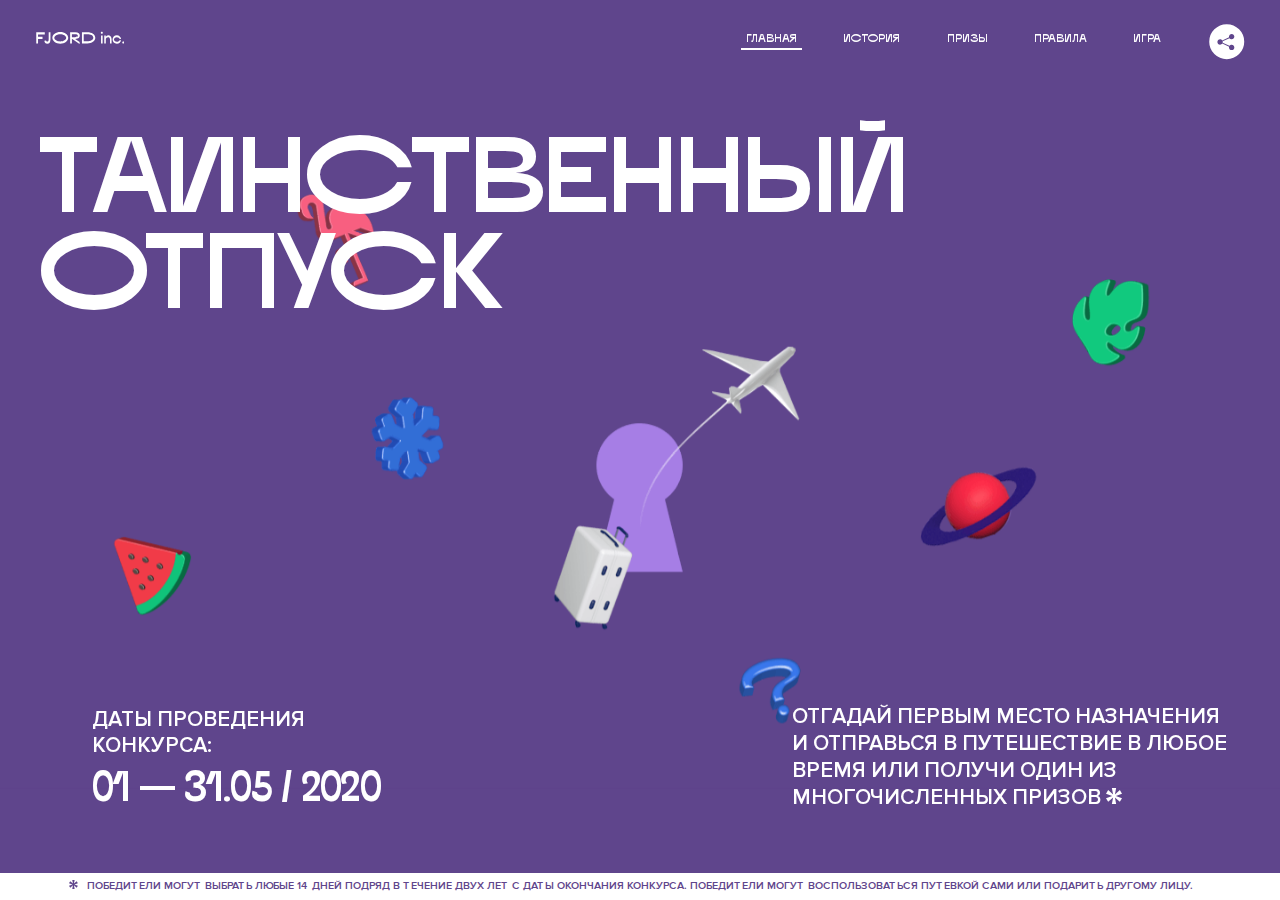
<file: 5/index.html>
<!DOCTYPE html>
<html lang="ru">
  <head>
    <meta charset="UTF-8">
    <meta name="description" content="">
    <meta name="viewport" content="width=device-width, initial-scale=1.0">
    <meta http-equiv="X-UA-Compatible" content="ie=edge">
    <title>Mysterious Vacation</title>
  <link href="css/style.min.css" rel="stylesheet">  <base href="https://htmlacademy-animation.github.io/375607-magic-vacation-1/5/">
</head>
  <body>

    <header class="page-header js-header">
      <div class="page-header__wrapper">
        <a href="#" class="page-header__logo" aria-label="Перейти на страницу FJORD.Inc">
          <svg width="100" height="15" viewBox="0 0 100 15" fill="none" xmlns="http://www.w3.org/2000/svg">
            <path d="M0.26 1.4V14H2.276V8.906H7.334V6.44H2.276V3.848H9.872V1.4H0.26ZM12.733 14.36C15.127 14.36 16.243 12.65 16.243 9.5V1.4H14.263V8.96C14.263 11.21 13.723 11.876 12.733 11.876C11.833 11.876 11.473 11.3 11.347 10.58L9.36702 10.94C9.63702 13.046 10.663 14.36 12.733 14.36ZM18.3918 7.7C18.3918 11.372 22.3878 14.36 27.3198 14.36C32.2518 14.36 36.2478 11.372 36.2478 7.7C36.2478 4.028 32.2518 1.04 27.3198 1.04C22.3878 1.04 18.3918 4.028 18.3918 7.7ZM20.6058 7.7C20.6058 5.378 23.6118 3.524 27.3198 3.524C30.9918 3.524 33.9798 5.378 33.9798 7.7C33.9798 10.004 30.9918 11.858 27.3198 11.858C23.6118 11.858 20.6058 10.004 20.6058 7.7ZM40.403 14V8.906H40.799L49.079 14.702V12.38L44.039 8.906H44.201C47.999 8.906 49.277 7.304 49.277 5.162C49.277 3.092 47.999 1.4 44.201 1.4H38.387V14H40.403ZM43.535 3.722C45.785 3.722 47.045 4.136 47.045 5.432C47.045 6.764 45.785 7.034 43.535 7.034H40.403V3.722H43.535ZM51.6936 1.382V14H57.8676C62.7456 14 66.7236 11.534 66.7236 7.7C66.7236 3.848 62.7456 1.382 57.8676 1.382H51.6936ZM53.7096 11.624V3.722H57.5436C61.5396 3.722 64.4916 5.018 64.4916 7.7C64.4916 10.238 61.5396 11.624 57.5436 11.624H53.7096ZM73.1832 14.018H74.9832V5H73.1832V14.018ZM72.9132 1.976C72.9132 2.57 73.3992 3.092 74.0832 3.092C74.7492 3.092 75.2352 2.57 75.2352 1.976C75.2352 1.382 74.7672 0.805999 74.0832 0.805999C73.3812 0.805999 72.9132 1.382 72.9132 1.976ZM76.7867 14H78.5687V9.104C78.7487 8.006 79.5947 6.962 81.0887 6.962C82.1147 6.962 83.2667 7.448 83.2667 9.554V14H85.0487V9.014C85.0487 6.152 83.2307 4.73 81.3587 4.73C79.9187 4.73 79.0727 5.558 78.5687 6.854V5H76.7867V14ZM90.9898 14.27C93.5098 14.27 95.3818 12.506 95.7238 10.328H94.0498C93.7258 11.3 92.6998 12.02 90.9898 12.02C88.8478 12.02 87.7678 10.922 87.7678 9.59C87.7678 8.24 88.8478 6.962 90.9898 6.962C92.7538 6.962 93.7978 7.844 94.0858 8.924H95.7418C95.4358 6.71 93.6178 4.73 90.9898 4.73C88.0918 4.73 86.1298 7.124 86.1298 9.59C86.1298 12.074 88.1278 14.27 90.9898 14.27ZM97.0693 12.938C97.0693 13.658 97.5553 14.144 98.2753 14.144C98.9953 14.144 99.4813 13.658 99.4813 12.938C99.4813 12.2 98.9953 11.714 98.2753 11.714C97.5553 11.714 97.0693 12.2 97.0693 12.938Z" fill="currentColor"></path>
          </svg>
        </a>
        <button class="page-header__toggler js-menu-toggler" type="button" aria-label="Управление мобильным меню">
          <span>Меню</span></button>
        <nav class="page-header__nav">
          <div class="page-header__menu js-menu" id="menu">
            <ul>
              <li>
                <a class="js-menu-link active" href="#top" data-href="top">главная</a>
              </li>
              <li>
                <a class="js-menu-link" href="#story" data-href="story">история</a>
              </li>
              <li>
                <a class="js-menu-link" href="#prizes" data-href="prizes">призы</a>
              </li>
              <li>
                <a class="js-menu-link" href="#rules" data-href="rules">правила</a>
              </li>
              <li>
                <a class="js-menu-link" href="#game" data-href="game">игра</a>
              </li>
            </ul>
          </div>
          <div class="page-header__social">
            <div class="social-block js-social-block">
              <button class="social-block__toggler" aria-label="Управлять блоком с социальными кнопками">
                <svg width="26" height="22" viewBox="0 0 27 22" fill="none" xmlns="http://www.w3.org/2000/svg">
                  <path d="M19.6721 7.43664C21.6273 7.43664 23.213 5.85095 23.213 3.89566C23.213 1.94037 21.6273 0.354675 19.6721 0.354675C17.7168 0.354675 16.1311 1.94037 16.1311 3.89566C16.1311 4.19968 16.1728 4.49178 16.2458 4.77345L7.21751 8.95527C6.57519 8.05214 5.52303 7.46049 4.33078 7.46049C2.37549 7.46049 0.789795 9.04618 0.789795 11.0015C0.789795 12.9568 2.37549 14.5425 4.33078 14.5425C5.52303 14.5425 6.57668 13.9508 7.21751 13.0477L16.2458 17.2295C16.1743 17.5112 16.1311 17.8033 16.1311 18.1073C16.1311 20.0626 17.7168 21.6483 19.6721 21.6483C21.6273 21.6483 23.213 20.0626 23.213 18.1073C23.213 16.152 21.6273 14.5663 19.6721 14.5663C18.4798 14.5663 17.4262 15.158 16.7853 16.0611L7.75701 11.8793C7.82854 11.5976 7.87176 11.3055 7.87176 11.0015C7.87176 10.6974 7.83003 10.4053 7.75701 10.1237L16.7853 5.94186C17.4262 6.84499 18.4783 7.43664 19.6721 7.43664Z" fill="currentColor"></path>
                </svg>
              </button>
              <ul class="social-block__list">
                <li>
                  <a class="social-block__link social-block__link--fb" href="#" aria-label="Мы на Facebook">
                    <svg width="8" height="17" viewBox="0 0 8 17" fill="none" xmlns="http://www.w3.org/2000/svg">
                      <path d="M4.24646 16.9899H1.09275L1.05793 8.49828H0V5.30707H1.05793V3.81124C1.05793 1.42084 2.57654 0 5.21735 0H7.41758V3.18585H5.30841C4.28262 3.18585 4.2478 3.48582 4.2478 4.24914V5.30707H7.42964L7.16716 8.49828H4.2478V16.9899H4.24646Z" fill="currentColor"></path>
                    </svg>
                  </a>
                </li>
                <li>
                  <a class="social-block__link social-block__link--insta" href="#" aria-label="Мы в Instagram">
                    <svg width="15" height="15" viewBox="0 0 15 15" fill="none" xmlns="http://www.w3.org/2000/svg">
                      <path d="M11.0197 0H4.19806C2.14246 0 0.471191 1.66993 0.471191 3.72285V10.5499C0.471191 12.6082 2.14112 14.2727 4.19806 14.2727H11.0197C13.0753 14.2727 14.7466 12.6082 14.7466 10.5499V3.72285C14.7466 1.67127 13.0753 0 11.0197 0ZM11.0197 12.4849H4.19806C3.13076 12.4849 2.26432 11.6158 2.26432 10.5512V3.72419C2.26432 2.65956 3.13076 1.79715 4.19806 1.79715H11.0197C12.087 1.79715 12.9535 2.6609 12.9535 3.72419V10.5512C12.9535 11.6145 12.087 12.4849 11.0197 12.4849Z" fill="currentColor"></path>
                      <path d="M7.60887 3.11084C5.38989 3.11084 3.58203 4.9187 3.58203 7.14036C3.58203 9.35532 5.38989 11.1645 7.60887 11.1645C9.83053 11.1645 11.6357 9.35666 11.6357 7.14036C11.6357 4.9187 9.83053 3.11084 7.60887 3.11084ZM7.60887 9.36871C6.37551 9.36871 5.37784 8.37372 5.37784 7.14036C5.37784 5.90699 6.37551 4.90665 7.60887 4.90665C8.83822 4.90665 9.84259 5.90833 9.84259 7.14036C9.84392 8.37238 8.83822 9.36871 7.60887 9.36871Z" fill="currentColor"></path>
                      <path d="M11.3573 2.35962C10.8256 2.35962 10.3931 2.79752 10.3931 3.32381C10.3931 3.85546 10.8256 4.29336 11.3573 4.29336C11.8862 4.29336 12.3215 3.85546 12.3215 3.32381C12.3215 2.79752 11.8862 2.35962 11.3573 2.35962Z" fill="currentColor"></path>
                    </svg>
                  </a>
                </li>
                <li>
                  <a class="social-block__link social-block__link--vk" href="#" aria-label="Мы ВКонтакте">
                    <svg width="17" height="10" viewBox="0 0 17 10" fill="none" xmlns="http://www.w3.org/2000/svg">
                      <path d="M14.1234 4.9002C14.1234 4.9002 16.3623 1.72708 16.5866 0.680242C16.6595 0.312285 16.4947 0.103188 16.1069 0.103188C16.1069 0.103188 14.8193 0.103188 14.168 0.103188C13.7235 0.103188 13.5587 0.293278 13.4235 0.579768C13.4235 0.579768 12.3724 2.82553 11.0969 4.24712C10.6861 4.70333 10.4781 4.84318 10.2511 4.84318C10.0646 4.84318 9.98625 4.6911 9.98625 4.27834V0.649016C9.98625 0.147997 9.92545 0.00135496 9.5066 0.00135496H6.39628C6.15578 0.00135496 6.0085 0.134417 6.0085 0.324506C6.0085 0.801084 6.73406 0.908351 6.73406 2.20231V4.87305C6.73406 5.40529 6.70569 5.61575 6.45303 5.61575C5.78016 5.61575 4.19528 3.30618 3.30623 0.678887C3.12923 0.145282 2.93737 0 2.43475 0H0.486409C0.205373 0 0 0.190085 0 0.476576C0 0.991172 0.60666 3.40801 2.99277 6.64358C4.59927 8.8201 6.70569 10 8.60269 10C9.76196 10 10.0416 9.80312 10.0416 9.31432V7.63883C10.0416 7.22607 10.2065 7.04956 10.4429 7.04956C10.7078 7.04956 11.1847 7.13238 12.2805 8.22268C13.5843 9.47862 13.6762 10 14.3896 10H16.5676C16.7919 10 17 9.89273 17 9.52342C17 9.02919 16.3623 8.15343 15.384 7.10659C14.9801 6.56755 14.3302 5.98914 14.1248 5.72301C13.8275 5.40801 13.9154 5.23014 14.1234 4.9002Z" fill="currentColor"></path>
                    </svg>
                  </a>
                </li>
              </ul>
            </div>
          </div>
        </nav>
      </div>
    </header>

    <main class="page-content js-page-content">

      <section class="animation-screen"></section>

      <section class="screen screen--hidden screen--intro" id="top">
        <div class="screen__wrapper">
          <div class="intro">
            <h1 class="intro__title">Таинственный отпуск</h1>
            <div class="intro__content">
              <div class="intro__info">
                <p class="intro__label">Даты проведения конкурса:</p>
                <p class="intro__date">01 — 31.05 / 2020</p>
              </div>
              <div class="intro__message">
                <p>
                  Отгадай первым место назначения и&nbsp;отправься в&nbsp;путешествие в&nbsp;любое время или получи один из многочисленных призов
                  <svg width="16" height="16" viewBox="0 0 10 10" fill="none" xmlns="http://www.w3.org/2000/svg">
                    <path d="M0 6.35337L3.90271 4.99012L0 3.64663L1.34615 1.32374L4.44287 4.01073L3.67364 0H6.34615L5.57692 4.01073L8.65385 1.32374L10 3.64663L6.13405 4.99012L10 6.35337L8.65385 8.65651L5.57692 5.98927L6.34615 10H3.67364L4.44287 5.96952L1.34615 8.65651L0 6.35337Z" fill="currentColor"></path>
                  </svg>
                </p>
              </div>
            </div>
          </div>
        </div>
        <div class="screen__footer js-footer">
          <button class="screen__footer-enlarge js-footer-toggler" type="button" aria-label="Показать сообщение">
            <svg width="10" height="10" viewBox="0 0 10 10" fill="none" xmlns="http://www.w3.org/2000/svg">
              <path d="M0 6.35337L3.90271 4.99012L0 3.64663L1.34615 1.32374L4.44287 4.01073L3.67364 0H6.34615L5.57692 4.01073L8.65385 1.32374L10 3.64663L6.13405 4.99012L10 6.35337L8.65385 8.65651L5.57692 5.98927L6.34615 10H3.67364L4.44287 5.96952L1.34615 8.65651L0 6.35337Z" fill="currentColor"></path>
            </svg>
          </button>
          <button class="screen__footer-collapse js-footer-toggler" type="button" aria-label="Скрыть сообщение">
            <svg width="13" height="13" viewBox="0 0 13 13" fill="none" xmlns="http://www.w3.org/2000/svg">
              <line x1="12.3536" y1="0.353553" x2="0.738349" y2="11.9688" stroke="currentColor"></line>
              <line x1="0.738319" y1="0.539925" x2="12.3535" y2="12.1551" stroke="currentColor"></line>
            </svg>
          </button>
          <div class="screen__footer-wrapper">
            <div class="screen__footer-announce">
              <p class="screen__footer-label">Даты проведения конкурса:</p>
              <p class="screen__footer-date">01 — 31.05 / 2020</p>
            </div>
            <div class="screen__footer-note">
              <p>
                <svg width="10" height="10" viewBox="0 0 10 10" fill="none" xmlns="http://www.w3.org/2000/svg">
                  <path d="M0 6.35337L3.90271 4.99012L0 3.64663L1.34615 1.32374L4.44287 4.01073L3.67364 0H6.34615L5.57692 4.01073L8.65385 1.32374L10 3.64663L6.13405 4.99012L10 6.35337L8.65385 8.65651L5.57692 5.98927L6.34615 10H3.67364L4.44287 5.96952L1.34615 8.65651L0 6.35337Z" fill="currentColor"></path>
                </svg>
                <span>Победители могут выбрать любые 14 дней подряд в&nbsp;течение двух лет с&nbsp;даты окончания конкурса. Победители могут воспользоваться путевкой сами или подарить другому лицу.</span>
              </p>
            </div>
          </div>
        </div>
      </section>

      <section class="screen screen--hidden screen--story" id="story">

        <div class="slider swiper-container js-slider">

          <div class="swiper-wrapper">

            <div class="slider__item swiper-slide">
              <h2 class="slider__item-title">История</h2>
              <p class="slider__item-text">Джеймс Таргет был основателем компании &laquo;Fjord Inc.&raquo;. С&nbsp;1965 года &laquo;Fjord Inc.&raquo; прославилась надёжными и&nbsp;удобными чемоданами и&nbsp;аксессуарами для туристов.</p>
            </div>

            <div class="slider__item swiper-slide">
              <p class="slider__item-text">Когда Джеймсу было 7&nbsp;лет, в&nbsp;их&nbsp;доме гостил дядюшка и&nbsp;развлекал детей рассказами о&nbsp;своей поездке в&nbsp;место, показавшееся малышу Таргету невероятным. Тогда Джеймс решил, что однажды посетит его, но&nbsp;не&nbsp;будет рассказывать о&nbsp;мечте, пока не&nbsp;осуществит.</p>
            </div>

            <div class="slider__item swiper-slide">
              <p class="slider__item-text">Джеймс Таргет стал увлеченным путешественником. Он&nbsp;посетил 5&nbsp;континентов, 126&nbsp;стран.</p>
            </div>

            <div class="slider__item swiper-slide">
              <p class="slider__item-text">Он&nbsp;сплавлялся по&nbsp;Амазонке и&nbsp;погружался в&nbsp;пещеры Франции, медитировал в&nbsp;горах Тибета и&nbsp;пожимал руку вождя племени Акугауа.</p>
            </div>

            <div class="slider__item swiper-slide">
              <p class="slider__item-text">Из&nbsp;своих поездок Джеймс Таргет привозил идеи, как сделать свои чемоданы &laquo;Fjord Inc.&raquo; удобными и&nbsp;приспособленными к&nbsp;разным дорожным условиям.</p>
            </div>

            <div class="slider__item swiper-slide">
              <p class="slider__item-text">Всё это время Джеймс не&nbsp;оставлял идею поездки своей мечты. Однако, как только он&nbsp;брался за&nbsp;планирование, возникали препятствия, не&nbsp;позволяющие отправиться туда.</p>
            </div>

            <div class="slider__item swiper-slide">
              <p class="slider__item-text">В&nbsp;возрасте 67&nbsp;лет Джеймс Таргет попал под лавину и&nbsp;погиб. В&nbsp;своём завещании он&nbsp;поручил отправить в&nbsp;заветное путешествие трёх смельчаков, единых с&nbsp;ним духом.</p>
            </div>

            <div class="slider__item swiper-slide">
              <p class="slider__item-text">Тех, кто сможет узнать таинственное место, задавая вопросы специально обученному ИИ&nbsp;&laquo;Соне&raquo;, ждет фантастическое путешествие.</p>
            </div>
          </div>
          <div class="slider__controls">
            <button class="slider__control slider__control--prev js-control-prev" type="button" aria-label="Показать предыдущую историю">
              <svg width="12" height="22" viewBox="0 0 12 22" fill="none" xmlns="http://www.w3.org/2000/svg">
                <path d="M11 1L1 11L11 21" stroke="currentColor" stroke-width="2" stroke-linejoin="round"></path>
              </svg>
            </button>
            <button class="slider__control slider__control--next js-control-next" type="button" aria-label="Показать следующую историю">
              <svg width="12" height="22" viewBox="0 0 12 22" fill="none" xmlns="http://www.w3.org/2000/svg">
                <path d="M1 1L11 11L1 21" stroke="currentColor" stroke-width="2" stroke-linejoin="round"></path>
              </svg>
            </button>
          </div>
          <div class="slider__pagination swiper-pagination"></div>
        </div>

      </section>

      <section class="screen screen--hidden screen--prizes" id="prizes">
        <div class="screen__wrapper">
          <div class="prizes">
            <h2 class="prizes__title">ПРизы</h2>
            <div class="prizes__lead">
              <p>Найди ответ и&nbsp;получи один из&nbsp;призов:</p>
            </div>
            <ul class="prizes__list">
              <li class="prizes__item prizes__item--journeys">
                <div class="prizes__icon">
                  <picture>
                    <source srcset="img/prize1-mob.svg" media="(orientation: portrait)">
                    <img src="img/prize1.svg" alt="">
                  </picture>
                </div>
                <p class="prizes__desc">
                  <b>3</b>
                  <span>загадочных путешествия</span>
                </p>
              </li>
              <li class="prizes__item prizes__item--cases">
                <div class="prizes__icon">
                  <picture>
                    <source srcset="img/prize2-mob.svg" media="(orientation: portrait)">
                    <img src="img/prize2.svg" alt="">
                  </picture>
                </div>
                <p class="prizes__desc">
                  <b>7</b>
                  <span>надежных чемоданов</span>
                </p>
              </li>
              <li class="prizes__item prizes__item--codes">
                <div class="prizes__icon">
                  <picture>
                    <source srcset="img/prize3-mob.svg" media="(orientation: portrait)">
                    <img src="img/prize3.svg" alt="">
                  </picture>
                </div>
                <p class="prizes__desc">
                  <b>900</b>
                  <span>
                  промокодов на&nbsp;скидку 15%
                  <svg width="10" height="10" viewBox="0 0 10 10" fill="none" xmlns="http://www.w3.org/2000/svg">
                    <path d="M0 6.35337L3.90271 4.99012L0 3.64663L1.34615 1.32374L4.44287 4.01073L3.67364 0H6.34615L5.57692 4.01073L8.65385 1.32374L10 3.64663L6.13405 4.99012L10 6.35337L8.65385 8.65651L5.57692 5.98927L6.34615 10H3.67364L4.44287 5.96952L1.34615 8.65651L0 6.35337Z" fill="currentColor"></path>
                  </svg>
                </span>
                </p>
              </li>
            </ul>
          </div>
        </div>
        <div class="screen__footer js-footer">
          <button class="screen__footer-enlarge js-footer-toggler" type="button" aria-label="Показать сообщение">
            <svg width="10" height="10" viewBox="0 0 10 10" fill="none" xmlns="http://www.w3.org/2000/svg">
              <path d="M0 6.35337L3.90271 4.99012L0 3.64663L1.34615 1.32374L4.44287 4.01073L3.67364 0H6.34615L5.57692 4.01073L8.65385 1.32374L10 3.64663L6.13405 4.99012L10 6.35337L8.65385 8.65651L5.57692 5.98927L6.34615 10H3.67364L4.44287 5.96952L1.34615 8.65651L0 6.35337Z" fill="currentColor"></path>
            </svg>
          </button>
          <button class="screen__footer-collapse js-footer-toggler" type="button" aria-label="Скрыть сообщение">
            <svg width="13" height="13" viewBox="0 0 13 13" fill="none" xmlns="http://www.w3.org/2000/svg">
              <line x1="12.3536" y1="0.353553" x2="0.738349" y2="11.9688" stroke="currentColor"></line>
              <line x1="0.738319" y1="0.539925" x2="12.3535" y2="12.1551" stroke="currentColor"></line>
            </svg>
          </button>
          <div class="screen__footer-wrapper">
            <div class="screen__footer-announce">
              <p class="screen__footer-label">Даты проведения конкурса:</p>
              <p class="screen__footer-date">01 — 31.05 / 2020</p>
            </div>
            <div class="screen__footer-note">
              <p>
                <svg width="10" height="10" viewBox="0 0 10 10" fill="none" xmlns="http://www.w3.org/2000/svg">
                  <path d="M0 6.35337L3.90271 4.99012L0 3.64663L1.34615 1.32374L4.44287 4.01073L3.67364 0H6.34615L5.57692 4.01073L8.65385 1.32374L10 3.64663L6.13405 4.99012L10 6.35337L8.65385 8.65651L5.57692 5.98927L6.34615 10H3.67364L4.44287 5.96952L1.34615 8.65651L0 6.35337Z" fill="currentColor"></path>
                </svg>
                <span>Скидка&nbsp;15% на&nbsp;единоразовое приобретение путёвки с&nbsp;1&nbsp;июня 2020 по&nbsp;31&nbsp;мая 2022&nbsp;года. Суммируется с&nbsp;другими акциями</span>
              </p>
            </div>
          </div>
        </div>

      </section>

      <section class="screen screen--hidden screen--rules" id="rules">
        <div class="screen__wrapper">
          <div class="rules">
            <h2 class="rules__title">Правила</h2>
            <div class="rules__lead">
              <p>Для того чтобы получить наследство Джеймса Таргета, тебе нужно выведать у&nbsp;&laquo;Сони&raquo;, куда предстоит отправиться тебе в&nbsp;случае победы</p>
            </div>
            <ol class="rules__list">
              <li class="rules__item">
                <p>Тебе отводится <br>5&nbsp;минут</p>
              </li>
              <li class="rules__item">
                <p>Задавай любые вопросы в&nbsp;текстовом поле</p>
              </li>
              <li class="rules__item">
                <p>Нажимай кнопку &laquo;Узнать&raquo;, чтобы получить ответ</p>
              </li>
              <li class="rules__item">
                <p>&laquo;Соня&raquo; может отвечать только&nbsp;Да или Нет</p>
              </li>
            </ol>
            <a href="#game" class="rules__link btn">Погнали!</a>
          </div>
        </div>
        <div class="screen__disclaimer">
          <div class="disclaimer">
            <ul>
              <li>
                <a href="#">Правовая информация</a>
              </li>
              <li>
                <a href="#">Подробные правила</a>
              </li>
            </ul>
          </div>
        </div>
      </section>

      <section class="screen screen--hidden screen--game" id="game">
        <div class="screen__wrapper">
          <div class="game">
            <div class="game__header">
              <h2 class="game__title">Игра</h2>
              <div class="game__counter">
                <span>05</span>:<span>00</span>
              </div>
            </div>
            <div class="game__body">
              <div class="chat">
                <div class="chat__body js-chat">
                  <ul class="chat__list" id="messages"></ul>
                </div>
                <div class="chat__footer">
                  <form action="#" method="post" class="form" id="message-form">
                    <label for="message-field" class="visually-hidden">Поле для ввода вопроса</label>
                    <input type="text" class="form__field" id="message-field">
                    <button class="form__button btn">
                      Узнать
                      <svg width="18" height="19" viewBox="0 0 18 19" fill="none" xmlns="http://www.w3.org/2000/svg">
                        <path stroke="currentColor" stroke-width="2" d="M9 19V1"></path>
                        <path d="M1 9l8-8 8 8" stroke="currentColor" stroke-width="2" stroke-linejoin="round"></path>
                      </svg>
                    </button>
                  </form>
                </div>
              </div>
            </div>
            <!-- временные кнопки для показа результата -->
            <div class="game__buttons">
              <button class="game__button btn js-show-result" type="button" data-target="result">Положительный результат</button>
              <button class="game__button btn js-show-result" type="button" data-target="result2">Положительный результат - 2</button>
              <button class="game__button btn js-show-result" type="button" data-target="result3">Отрицательный результат</button>
            </div>
          </div>
        </div>
      </section>

      <section class="screen screen--hidden screen--result" id="result">
        <div class="screen__wrapper">
          <div class="result result--trip">
            <div class="result__image">
              <picture>
                <source srcset="img/result1-mob.png 1x, img/result1-mob@2x.png 2x" media="(max-width: 768px) and (orientation: portrait)">
                <img src="img/result1.png" srcset="img/result1@2x.png 2x" alt="">
              </picture>
            </div>
            <h2 class="result__title">
              <span class="visually-hidden">ПОбеда!</span>
              <svg xmlns="http://www.w3.org/2000/svg" viewBox="0 0 568.85 109.24">
                <path d="M16,24.44V92H2.6V8H75V92H61.52V24.44H16Z" transform="translate(-2.1 -1.5)" fill="none" stroke="currentColor"></path>
                <path d="M148.76,5.6c32.88,0,59.52,19.92,59.52,44.4s-26.64,44.4-59.52,44.4S89.24,74.48,89.24,50,115.88,5.6,148.76,5.6Zm0,72.12c24.48,0,44.4-12.36,44.4-27.72s-19.92-27.84-44.4-27.84C124,22.16,104,34.52,104,50S124,77.72,148.76,77.72Z" transform="translate(-2.1 -1.5)" fill="none" stroke="currentColor"></path>
                <path d="M287.36,8V24.44H236v14.4h25.32c25.44,0,34,11.16,34,26.52,0,15.6-8.52,26.64-34,26.64H222.56V8h64.8ZM256.88,76.52c15.12,0,23.52-2,23.52-11.52S272,54.44,256.88,54.44H236V76.52h20.88Z" transform="translate(-2.1 -1.5)" fill="none" stroke="currentColor"></path>
                <path d="M371.47,8V24.44H320.84V41.6h33.6V58h-33.6V75.56h50.64V92H307.4V8h64.08Z" transform="translate(-2.1 -1.5)" fill="none" stroke="currentColor"></path>
                <path d="M382.39,110.24V75.56h7.44c4.56-4.68,7.8-18.36,8.76-56L399,8h48.6V75.56h10v34.68H442.87V92H397v18.24H382.39Zm51.72-34.68V24.44H411.55v3.12c-0.48,22.44-3.24,37.68-7.2,48h29.76Z" transform="translate(-2.1 -1.5)" fill="none" stroke="currentColor"></path>
                <path d="M463.75,92l28-84h27.12l28.08,84H533.47l-7.8-23.52h-37.8L480.07,92H463.75Zm56.64-40L507,11.84,493.51,52h26.88Z" transform="translate(-2.1 -1.5)" fill="none" stroke="currentColor"></path>
                <path d="M554.12,70.4L555.55,2H569l1.44,68.4H554.12Zm8.28,6.36c4.8,0,8,3.24,8,8.16a8,8,0,1,1-16.08,0C554.35,80,557.59,76.76,562.39,76.76Z" transform="translate(-2.1 -1.5)" fill="none" stroke="currentColor"></path>
              </svg>
            </h2>
            <div class="result__text">
              <p>ты&nbsp;отправляешься в&nbsp;Арктику!</p>
            </div>
            <div class="result__form">
              <form action="#" method="post" class="form form--result">
                <label for="email-field" class="form__label">зарегистрируй результат</label>
                <input type="email" class="form__field" id="email-field" placeholder="e-mail для регистации результата и получения приза" required="">
                <button class="form__button btn">
                  отправить
                  <svg width="18" height="19" viewBox="0 0 18 19" fill="none" xmlns="http://www.w3.org/2000/svg">
                    <path stroke="currentColor" stroke-width="2" d="M9 19V1"></path>
                    <path d="M1 9l8-8 8 8" stroke="currentColor" stroke-width="2" stroke-linejoin="round"></path>
                  </svg>
                </button>
              </form>
            </div>
          </div>
        </div>
      </section>

      <section class="screen screen--hidden screen--result" id="result2">
        <div class="screen__wrapper">
          <div class="result result--prize">
            <div class="result__image">
              <div class="result-flamingo">
                <span class="result-flamingo__bird">
                  <img src="img/module-2/win-suitcase/flamingo.png">
                </span>
                <span class="result-flamingo__suitcase">
                  <img src="img/module-2/win-suitcase/suitcase.png">
                </span>
                <span class="result-flamingo__leaf-left">
                  <img src="img/module-2/win-suitcase/leaf-blue2.png">
                </span>
                <span class="result-flamingo__leaf-right">
                  <img src="img/module-2/win-suitcase/leaf-blue1.png">
                </span>
                <span class="result-flamingo__leaf-green">
                  <img src="img/module-2/win-suitcase/leaf-green.png">
                </span>
              </div>
            </div>
            <h2 class="result__title">
              <span class="visually-hidden">ПОбеда!</span>
              <svg xmlns="http://www.w3.org/2000/svg" viewBox="0 0 568.85 109.24">
                <path d="M16,24.44V92H2.6V8H75V92H61.52V24.44H16Z" transform="translate(-2.1 -1.5)" fill="none" stroke="currentColor"></path>
                <path d="M148.76,5.6c32.88,0,59.52,19.92,59.52,44.4s-26.64,44.4-59.52,44.4S89.24,74.48,89.24,50,115.88,5.6,148.76,5.6Zm0,72.12c24.48,0,44.4-12.36,44.4-27.72s-19.92-27.84-44.4-27.84C124,22.16,104,34.52,104,50S124,77.72,148.76,77.72Z" transform="translate(-2.1 -1.5)" fill="none" stroke="currentColor"></path>
                <path d="M287.36,8V24.44H236v14.4h25.32c25.44,0,34,11.16,34,26.52,0,15.6-8.52,26.64-34,26.64H222.56V8h64.8ZM256.88,76.52c15.12,0,23.52-2,23.52-11.52S272,54.44,256.88,54.44H236V76.52h20.88Z" transform="translate(-2.1 -1.5)" fill="none" stroke="currentColor"></path>
                <path d="M371.47,8V24.44H320.84V41.6h33.6V58h-33.6V75.56h50.64V92H307.4V8h64.08Z" transform="translate(-2.1 -1.5)" fill="none" stroke="currentColor"></path>
                <path d="M382.39,110.24V75.56h7.44c4.56-4.68,7.8-18.36,8.76-56L399,8h48.6V75.56h10v34.68H442.87V92H397v18.24H382.39Zm51.72-34.68V24.44H411.55v3.12c-0.48,22.44-3.24,37.68-7.2,48h29.76Z" transform="translate(-2.1 -1.5)" fill="none" stroke="currentColor"></path>
                <path d="M463.75,92l28-84h27.12l28.08,84H533.47l-7.8-23.52h-37.8L480.07,92H463.75Zm56.64-40L507,11.84,493.51,52h26.88Z" transform="translate(-2.1 -1.5)" fill="none" stroke="currentColor"></path>
                <path d="M554.12,70.4L555.55,2H569l1.44,68.4H554.12Zm8.28,6.36c4.8,0,8,3.24,8,8.16a8,8,0,1,1-16.08,0C554.35,80,557.59,76.76,562.39,76.76Z" transform="translate(-2.1 -1.5)" fill="none" stroke="currentColor"></path>
              </svg>
            </h2>
            <div class="result__text">
              <p>чемодан &laquo;Fjord&nbsp;Inc.&raquo;&nbsp;твой</p>
            </div>
            <div class="result__form">
              <form action="#" method="post" class="form form--result">
                <label for="email-field2" class="form__label">зарегистрируй результат</label>
                <span class="form-field-animation"><input type="email" class="form__field" id="email-field2" placeholder="e-mail для регистации результата и получения приза" required=""></span>
                <button class="form__button btn">
                  отправить
                  <svg width="18" height="19" viewBox="0 0 18 19" fill="none" xmlns="http://www.w3.org/2000/svg">
                    <path stroke="currentColor" stroke-width="2" d="M9 19V1"></path>
                    <path d="M1 9l8-8 8 8" stroke="currentColor" stroke-width="2" stroke-linejoin="round"></path>
                  </svg>
                </button>
              </form>
            </div>
          </div>
        </div>
      </section>

      <section class="screen screen--hidden screen--result" id="result3">
        <div class="screen__wrapper">
          <div class="result result--negative">
            <div class="result__image">
              <picture>
                <source srcset="img/result3-mob.png 1x, img/result3-mob@2x.png 2x" media="(max-width: 768px) and (orientation: portrait)">
                <img src="img/result3.png" srcset="img/result3@2x.png 2x" alt="">
              </picture>
            </div>
            <h2 class="result__title">
              <span class="visually-hidden">Не угадал!</span>
              <svg xmlns="http://www.w3.org/2000/svg" viewBox="0 0 660.77 109.24">
                <path d="M2.66,92V8H16.1V42.2H53.3V8H66.74V92H53.3V58.64H16.1V92H2.66Z" transform="translate(-2.16 -1.5)" fill="none" stroke="currentColor"></path>
                <path d="M147.62,8V24.44H97V41.6h33.6V58H97V75.56h50.64V92H83.54V8h64.08Z" transform="translate(-2.16 -1.5)" fill="none" stroke="currentColor"></path>
                <path d="M199.22,8l20.52,42.36L235.34,8h16.44l-31,84H204.38l9.48-25.92L185.78,8h13.44Z" transform="translate(-2.16 -1.5)" fill="none" stroke="currentColor"></path>
                <path d="M273.74,24.44V92H260.3V8h50.16V24.44H273.74Z" transform="translate(-2.16 -1.5)" fill="none" stroke="currentColor"></path>
                <path d="M307.1,92l28-84h27.12l28.08,84H376.82L369,68.48h-37.8L323.42,92H307.1Zm56.64-40L350.3,11.84,336.86,52h26.88Z" transform="translate(-2.16 -1.5)" fill="none" stroke="currentColor"></path>
                <path d="M396.38,110.24V75.56h7.44c4.56-4.68,7.8-18.36,8.76-56L412.94,8h48.6V75.56h10v34.68H456.86V92H411v18.24H396.38ZM448.1,75.56V24.44H425.54v3.12c-0.48,22.44-3.24,37.68-7.2,48H448.1Z" transform="translate(-2.16 -1.5)" fill="none" stroke="currentColor"></path>
                <path d="M477.74,92l28-84h27.12L560.9,92H547.46l-7.8-23.52h-37.8L494.06,92H477.74Zm56.64-40-13.44-40.2L507.5,52h26.88Z" transform="translate(-2.16 -1.5)" fill="none" stroke="currentColor"></path>
                <path d="M568.7,76.88a13.77,13.77,0,0,0,5,1c6.6,0,10.44-6.24,12-58.32L586.22,8h46.2V92H619V24.44H598.82l-0.12,3.12C597.14,81,589,94.4,573.74,94.4a28.55,28.55,0,0,1-6.72-.84Z" transform="translate(-2.16 -1.5)" fill="none" stroke="currentColor"></path>
                <path d="M646.1,70.4L647.54,2H661l1.44,68.4H646.1Zm8.28,6.36c4.8,0,8,3.24,8,8.16a8,8,0,0,1-16.08,0C646.34,80,649.58,76.76,654.38,76.76Z" transform="translate(-2.16 -1.5)" fill="none" stroke="currentColor"></path>
              </svg>
            </h2>
            <button class="result__button js-play" type="button">
              не сдавайся!
              <span>
              <svg width="27" height="22" viewBox="0 0 27 22" fill="none" xmlns="http://www.w3.org/2000/svg">
                <path d="M10.6899 1.47998C5.42992 1.47998 1.16992 5.73998 1.16992 11C1.16992 16.26 5.42992 20.52 10.6899 20.52C15.9499 20.52 20.2099 16.26 20.2099 11V7.13998" stroke="currentColor" stroke-width="2" stroke-miterlimit="10"></path>
                <path d="M15.1099 12.5099L20.1499 7.13989L25.3099 12.6299" stroke="currentColor" stroke-width="2" stroke-miterlimit="10" stroke-linejoin="round"></path>
              </svg>
            </span>
            </button>
          </div>
        </div>
      </section>

      <div class="background"></div>
    </main>

  <script src="js/script.js"></script></body>
</html>
</file>
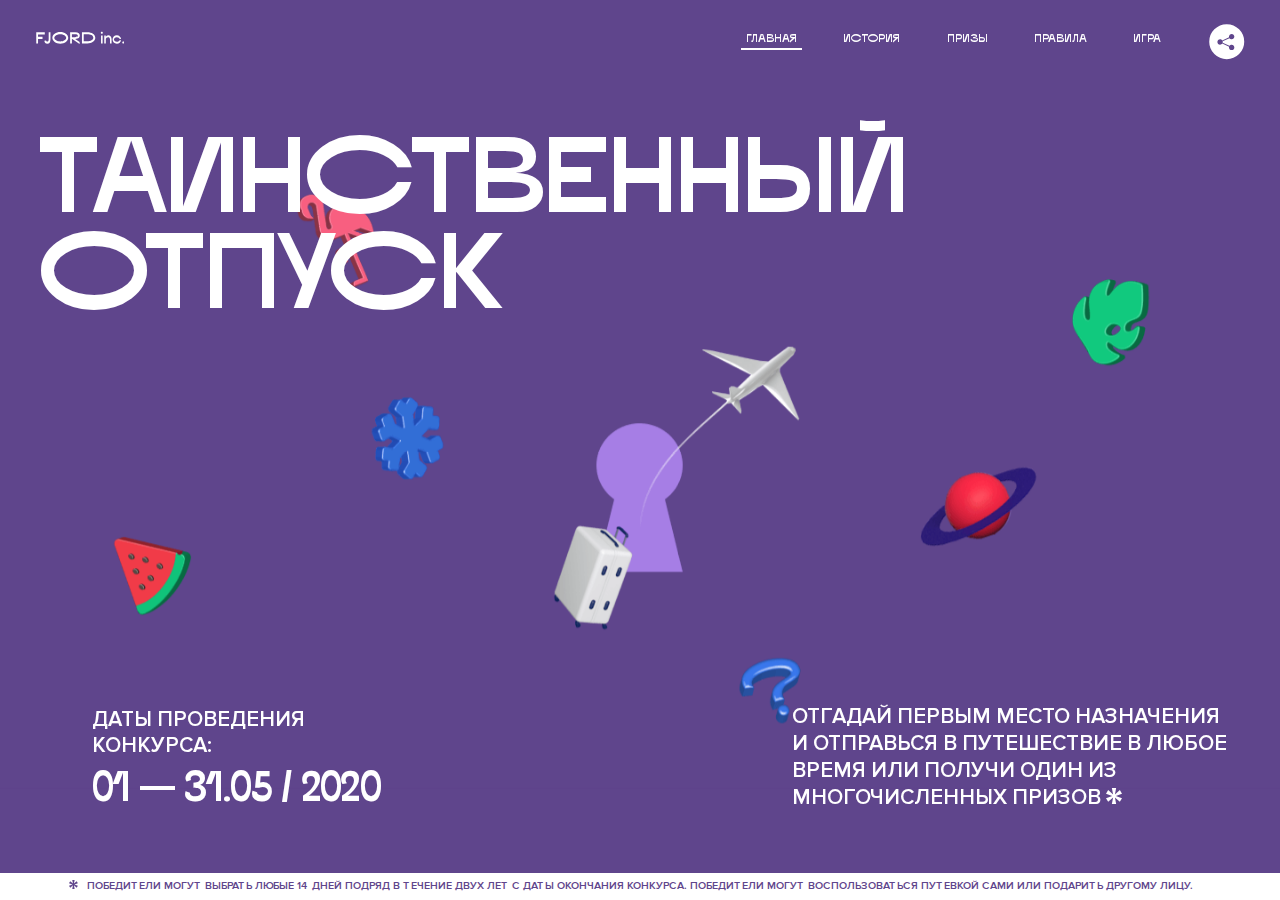
<file: 6/index.html>
<!DOCTYPE html>
<html lang="ru">
  <head>
    <meta charset="UTF-8">
    <meta name="description" content="">
    <meta name="viewport" content="width=device-width, initial-scale=1.0">
    <meta http-equiv="X-UA-Compatible" content="ie=edge">
    <title>Mysterious Vacation</title>
  <link href="css/style.min.css" rel="stylesheet">  <base href="https://htmlacademy-animation.github.io/375607-magic-vacation-1/6/">
</head>
  <body>

    <header class="page-header js-header">
      <div class="page-header__wrapper">
        <a href="#" class="page-header__logo" aria-label="Перейти на страницу FJORD.Inc">
          <svg width="100" height="15" viewBox="0 0 100 15" fill="none" xmlns="http://www.w3.org/2000/svg">
            <path d="M0.26 1.4V14H2.276V8.906H7.334V6.44H2.276V3.848H9.872V1.4H0.26ZM12.733 14.36C15.127 14.36 16.243 12.65 16.243 9.5V1.4H14.263V8.96C14.263 11.21 13.723 11.876 12.733 11.876C11.833 11.876 11.473 11.3 11.347 10.58L9.36702 10.94C9.63702 13.046 10.663 14.36 12.733 14.36ZM18.3918 7.7C18.3918 11.372 22.3878 14.36 27.3198 14.36C32.2518 14.36 36.2478 11.372 36.2478 7.7C36.2478 4.028 32.2518 1.04 27.3198 1.04C22.3878 1.04 18.3918 4.028 18.3918 7.7ZM20.6058 7.7C20.6058 5.378 23.6118 3.524 27.3198 3.524C30.9918 3.524 33.9798 5.378 33.9798 7.7C33.9798 10.004 30.9918 11.858 27.3198 11.858C23.6118 11.858 20.6058 10.004 20.6058 7.7ZM40.403 14V8.906H40.799L49.079 14.702V12.38L44.039 8.906H44.201C47.999 8.906 49.277 7.304 49.277 5.162C49.277 3.092 47.999 1.4 44.201 1.4H38.387V14H40.403ZM43.535 3.722C45.785 3.722 47.045 4.136 47.045 5.432C47.045 6.764 45.785 7.034 43.535 7.034H40.403V3.722H43.535ZM51.6936 1.382V14H57.8676C62.7456 14 66.7236 11.534 66.7236 7.7C66.7236 3.848 62.7456 1.382 57.8676 1.382H51.6936ZM53.7096 11.624V3.722H57.5436C61.5396 3.722 64.4916 5.018 64.4916 7.7C64.4916 10.238 61.5396 11.624 57.5436 11.624H53.7096ZM73.1832 14.018H74.9832V5H73.1832V14.018ZM72.9132 1.976C72.9132 2.57 73.3992 3.092 74.0832 3.092C74.7492 3.092 75.2352 2.57 75.2352 1.976C75.2352 1.382 74.7672 0.805999 74.0832 0.805999C73.3812 0.805999 72.9132 1.382 72.9132 1.976ZM76.7867 14H78.5687V9.104C78.7487 8.006 79.5947 6.962 81.0887 6.962C82.1147 6.962 83.2667 7.448 83.2667 9.554V14H85.0487V9.014C85.0487 6.152 83.2307 4.73 81.3587 4.73C79.9187 4.73 79.0727 5.558 78.5687 6.854V5H76.7867V14ZM90.9898 14.27C93.5098 14.27 95.3818 12.506 95.7238 10.328H94.0498C93.7258 11.3 92.6998 12.02 90.9898 12.02C88.8478 12.02 87.7678 10.922 87.7678 9.59C87.7678 8.24 88.8478 6.962 90.9898 6.962C92.7538 6.962 93.7978 7.844 94.0858 8.924H95.7418C95.4358 6.71 93.6178 4.73 90.9898 4.73C88.0918 4.73 86.1298 7.124 86.1298 9.59C86.1298 12.074 88.1278 14.27 90.9898 14.27ZM97.0693 12.938C97.0693 13.658 97.5553 14.144 98.2753 14.144C98.9953 14.144 99.4813 13.658 99.4813 12.938C99.4813 12.2 98.9953 11.714 98.2753 11.714C97.5553 11.714 97.0693 12.2 97.0693 12.938Z" fill="currentColor"></path>
          </svg>
        </a>
        <button class="page-header__toggler js-menu-toggler" type="button" aria-label="Управление мобильным меню">
          <span>Меню</span></button>
        <nav class="page-header__nav">
          <div class="page-header__menu js-menu" id="menu">
            <ul>
              <li>
                <a class="js-menu-link active" href="#top" data-href="top">главная</a>
              </li>
              <li>
                <a class="js-menu-link" href="#story" data-href="story">история</a>
              </li>
              <li>
                <a class="js-menu-link" href="#prizes" data-href="prizes">призы</a>
              </li>
              <li>
                <a class="js-menu-link" href="#rules" data-href="rules">правила</a>
              </li>
              <li>
                <a class="js-menu-link" href="#game" data-href="game">игра</a>
              </li>
            </ul>
          </div>
          <div class="page-header__social">
            <div class="social-block js-social-block">
              <button class="social-block__toggler" aria-label="Управлять блоком с социальными кнопками">
                <svg width="26" height="22" viewBox="0 0 27 22" fill="none" xmlns="http://www.w3.org/2000/svg">
                  <path d="M19.6721 7.43664C21.6273 7.43664 23.213 5.85095 23.213 3.89566C23.213 1.94037 21.6273 0.354675 19.6721 0.354675C17.7168 0.354675 16.1311 1.94037 16.1311 3.89566C16.1311 4.19968 16.1728 4.49178 16.2458 4.77345L7.21751 8.95527C6.57519 8.05214 5.52303 7.46049 4.33078 7.46049C2.37549 7.46049 0.789795 9.04618 0.789795 11.0015C0.789795 12.9568 2.37549 14.5425 4.33078 14.5425C5.52303 14.5425 6.57668 13.9508 7.21751 13.0477L16.2458 17.2295C16.1743 17.5112 16.1311 17.8033 16.1311 18.1073C16.1311 20.0626 17.7168 21.6483 19.6721 21.6483C21.6273 21.6483 23.213 20.0626 23.213 18.1073C23.213 16.152 21.6273 14.5663 19.6721 14.5663C18.4798 14.5663 17.4262 15.158 16.7853 16.0611L7.75701 11.8793C7.82854 11.5976 7.87176 11.3055 7.87176 11.0015C7.87176 10.6974 7.83003 10.4053 7.75701 10.1237L16.7853 5.94186C17.4262 6.84499 18.4783 7.43664 19.6721 7.43664Z" fill="currentColor"></path>
                </svg>
              </button>
              <ul class="social-block__list">
                <li>
                  <a class="social-block__link social-block__link--fb" href="#" aria-label="Мы на Facebook">
                    <svg width="8" height="17" viewBox="0 0 8 17" fill="none" xmlns="http://www.w3.org/2000/svg">
                      <path d="M4.24646 16.9899H1.09275L1.05793 8.49828H0V5.30707H1.05793V3.81124C1.05793 1.42084 2.57654 0 5.21735 0H7.41758V3.18585H5.30841C4.28262 3.18585 4.2478 3.48582 4.2478 4.24914V5.30707H7.42964L7.16716 8.49828H4.2478V16.9899H4.24646Z" fill="currentColor"></path>
                    </svg>
                  </a>
                </li>
                <li>
                  <a class="social-block__link social-block__link--insta" href="#" aria-label="Мы в Instagram">
                    <svg width="15" height="15" viewBox="0 0 15 15" fill="none" xmlns="http://www.w3.org/2000/svg">
                      <path d="M11.0197 0H4.19806C2.14246 0 0.471191 1.66993 0.471191 3.72285V10.5499C0.471191 12.6082 2.14112 14.2727 4.19806 14.2727H11.0197C13.0753 14.2727 14.7466 12.6082 14.7466 10.5499V3.72285C14.7466 1.67127 13.0753 0 11.0197 0ZM11.0197 12.4849H4.19806C3.13076 12.4849 2.26432 11.6158 2.26432 10.5512V3.72419C2.26432 2.65956 3.13076 1.79715 4.19806 1.79715H11.0197C12.087 1.79715 12.9535 2.6609 12.9535 3.72419V10.5512C12.9535 11.6145 12.087 12.4849 11.0197 12.4849Z" fill="currentColor"></path>
                      <path d="M7.60887 3.11084C5.38989 3.11084 3.58203 4.9187 3.58203 7.14036C3.58203 9.35532 5.38989 11.1645 7.60887 11.1645C9.83053 11.1645 11.6357 9.35666 11.6357 7.14036C11.6357 4.9187 9.83053 3.11084 7.60887 3.11084ZM7.60887 9.36871C6.37551 9.36871 5.37784 8.37372 5.37784 7.14036C5.37784 5.90699 6.37551 4.90665 7.60887 4.90665C8.83822 4.90665 9.84259 5.90833 9.84259 7.14036C9.84392 8.37238 8.83822 9.36871 7.60887 9.36871Z" fill="currentColor"></path>
                      <path d="M11.3573 2.35962C10.8256 2.35962 10.3931 2.79752 10.3931 3.32381C10.3931 3.85546 10.8256 4.29336 11.3573 4.29336C11.8862 4.29336 12.3215 3.85546 12.3215 3.32381C12.3215 2.79752 11.8862 2.35962 11.3573 2.35962Z" fill="currentColor"></path>
                    </svg>
                  </a>
                </li>
                <li>
                  <a class="social-block__link social-block__link--vk" href="#" aria-label="Мы ВКонтакте">
                    <svg width="17" height="10" viewBox="0 0 17 10" fill="none" xmlns="http://www.w3.org/2000/svg">
                      <path d="M14.1234 4.9002C14.1234 4.9002 16.3623 1.72708 16.5866 0.680242C16.6595 0.312285 16.4947 0.103188 16.1069 0.103188C16.1069 0.103188 14.8193 0.103188 14.168 0.103188C13.7235 0.103188 13.5587 0.293278 13.4235 0.579768C13.4235 0.579768 12.3724 2.82553 11.0969 4.24712C10.6861 4.70333 10.4781 4.84318 10.2511 4.84318C10.0646 4.84318 9.98625 4.6911 9.98625 4.27834V0.649016C9.98625 0.147997 9.92545 0.00135496 9.5066 0.00135496H6.39628C6.15578 0.00135496 6.0085 0.134417 6.0085 0.324506C6.0085 0.801084 6.73406 0.908351 6.73406 2.20231V4.87305C6.73406 5.40529 6.70569 5.61575 6.45303 5.61575C5.78016 5.61575 4.19528 3.30618 3.30623 0.678887C3.12923 0.145282 2.93737 0 2.43475 0H0.486409C0.205373 0 0 0.190085 0 0.476576C0 0.991172 0.60666 3.40801 2.99277 6.64358C4.59927 8.8201 6.70569 10 8.60269 10C9.76196 10 10.0416 9.80312 10.0416 9.31432V7.63883C10.0416 7.22607 10.2065 7.04956 10.4429 7.04956C10.7078 7.04956 11.1847 7.13238 12.2805 8.22268C13.5843 9.47862 13.6762 10 14.3896 10H16.5676C16.7919 10 17 9.89273 17 9.52342C17 9.02919 16.3623 8.15343 15.384 7.10659C14.9801 6.56755 14.3302 5.98914 14.1248 5.72301C13.8275 5.40801 13.9154 5.23014 14.1234 4.9002Z" fill="currentColor"></path>
                    </svg>
                  </a>
                </li>
              </ul>
            </div>
          </div>
        </nav>
      </div>
    </header>

    <main class="page-content js-page-content">

      <section class="animation-screen"></section>

      <section class="screen screen--hidden screen--intro" id="top">
        <div class="screen__wrapper">
          <div class="intro">
            <h1 class="intro__title">Таинственный отпуск</h1>
            <div class="intro__content">
              <div class="intro__info">
                <p class="intro__label">Даты проведения конкурса:</p>
                <p class="intro__date">01 — 31.05 / 2020</p>
              </div>
              <div class="intro__message">
                <p>
                  Отгадай первым место назначения и&nbsp;отправься в&nbsp;путешествие в&nbsp;любое время или получи один из многочисленных призов
                  <svg width="16" height="16" viewBox="0 0 10 10" fill="none" xmlns="http://www.w3.org/2000/svg">
                    <path d="M0 6.35337L3.90271 4.99012L0 3.64663L1.34615 1.32374L4.44287 4.01073L3.67364 0H6.34615L5.57692 4.01073L8.65385 1.32374L10 3.64663L6.13405 4.99012L10 6.35337L8.65385 8.65651L5.57692 5.98927L6.34615 10H3.67364L4.44287 5.96952L1.34615 8.65651L0 6.35337Z" fill="currentColor"></path>
                  </svg>
                </p>
              </div>
            </div>
          </div>
        </div>
        <div class="screen__footer js-footer">
          <button class="screen__footer-enlarge js-footer-toggler" type="button" aria-label="Показать сообщение">
            <svg width="10" height="10" viewBox="0 0 10 10" fill="none" xmlns="http://www.w3.org/2000/svg">
              <path d="M0 6.35337L3.90271 4.99012L0 3.64663L1.34615 1.32374L4.44287 4.01073L3.67364 0H6.34615L5.57692 4.01073L8.65385 1.32374L10 3.64663L6.13405 4.99012L10 6.35337L8.65385 8.65651L5.57692 5.98927L6.34615 10H3.67364L4.44287 5.96952L1.34615 8.65651L0 6.35337Z" fill="currentColor"></path>
            </svg>
          </button>
          <button class="screen__footer-collapse js-footer-toggler" type="button" aria-label="Скрыть сообщение">
            <svg width="13" height="13" viewBox="0 0 13 13" fill="none" xmlns="http://www.w3.org/2000/svg">
              <line x1="12.3536" y1="0.353553" x2="0.738349" y2="11.9688" stroke="currentColor"></line>
              <line x1="0.738319" y1="0.539925" x2="12.3535" y2="12.1551" stroke="currentColor"></line>
            </svg>
          </button>
          <div class="screen__footer-wrapper">
            <div class="screen__footer-announce">
              <p class="screen__footer-label">Даты проведения конкурса:</p>
              <p class="screen__footer-date">01 — 31.05 / 2020</p>
            </div>
            <div class="screen__footer-note">
              <p>
                <svg width="10" height="10" viewBox="0 0 10 10" fill="none" xmlns="http://www.w3.org/2000/svg">
                  <path d="M0 6.35337L3.90271 4.99012L0 3.64663L1.34615 1.32374L4.44287 4.01073L3.67364 0H6.34615L5.57692 4.01073L8.65385 1.32374L10 3.64663L6.13405 4.99012L10 6.35337L8.65385 8.65651L5.57692 5.98927L6.34615 10H3.67364L4.44287 5.96952L1.34615 8.65651L0 6.35337Z" fill="currentColor"></path>
                </svg>
                <span>Победители могут выбрать любые 14 дней подряд в&nbsp;течение двух лет с&nbsp;даты окончания конкурса. Победители могут воспользоваться путевкой сами или подарить другому лицу.</span>
              </p>
            </div>
          </div>
        </div>
      </section>

      <section class="screen screen--hidden screen--story" id="story">

        <div class="slider swiper-container js-slider">

          <div class="swiper-wrapper">

            <div class="slider__item swiper-slide">
              <h2 class="slider__item-title">История</h2>
              <p class="slider__item-text">Джеймс Таргет был основателем компании &laquo;Fjord Inc.&raquo;. С&nbsp;1965 года &laquo;Fjord Inc.&raquo; прославилась надёжными и&nbsp;удобными чемоданами и&nbsp;аксессуарами для туристов.</p>
            </div>

            <div class="slider__item swiper-slide">
              <p class="slider__item-text">Когда Джеймсу было 7&nbsp;лет, в&nbsp;их&nbsp;доме гостил дядюшка и&nbsp;развлекал детей рассказами о&nbsp;своей поездке в&nbsp;место, показавшееся малышу Таргету невероятным. Тогда Джеймс решил, что однажды посетит его, но&nbsp;не&nbsp;будет рассказывать о&nbsp;мечте, пока не&nbsp;осуществит.</p>
            </div>

            <div class="slider__item swiper-slide">
              <p class="slider__item-text">Джеймс Таргет стал увлеченным путешественником. Он&nbsp;посетил 5&nbsp;континентов, 126&nbsp;стран.</p>
            </div>

            <div class="slider__item swiper-slide">
              <p class="slider__item-text">Он&nbsp;сплавлялся по&nbsp;Амазонке и&nbsp;погружался в&nbsp;пещеры Франции, медитировал в&nbsp;горах Тибета и&nbsp;пожимал руку вождя племени Акугауа.</p>
            </div>

            <div class="slider__item swiper-slide">
              <p class="slider__item-text">Из&nbsp;своих поездок Джеймс Таргет привозил идеи, как сделать свои чемоданы &laquo;Fjord Inc.&raquo; удобными и&nbsp;приспособленными к&nbsp;разным дорожным условиям.</p>
            </div>

            <div class="slider__item swiper-slide">
              <p class="slider__item-text">Всё это время Джеймс не&nbsp;оставлял идею поездки своей мечты. Однако, как только он&nbsp;брался за&nbsp;планирование, возникали препятствия, не&nbsp;позволяющие отправиться туда.</p>
            </div>

            <div class="slider__item swiper-slide">
              <p class="slider__item-text">В&nbsp;возрасте 67&nbsp;лет Джеймс Таргет попал под лавину и&nbsp;погиб. В&nbsp;своём завещании он&nbsp;поручил отправить в&nbsp;заветное путешествие трёх смельчаков, единых с&nbsp;ним духом.</p>
            </div>

            <div class="slider__item swiper-slide">
              <p class="slider__item-text">Тех, кто сможет узнать таинственное место, задавая вопросы специально обученному ИИ&nbsp;&laquo;Соне&raquo;, ждет фантастическое путешествие.</p>
            </div>
          </div>
          <div class="slider__controls">
            <button class="slider__control slider__control--prev js-control-prev" type="button" aria-label="Показать предыдущую историю">
              <svg width="12" height="22" viewBox="0 0 12 22" fill="none" xmlns="http://www.w3.org/2000/svg">
                <path d="M11 1L1 11L11 21" stroke="currentColor" stroke-width="2" stroke-linejoin="round"></path>
              </svg>
            </button>
            <button class="slider__control slider__control--next js-control-next" type="button" aria-label="Показать следующую историю">
              <svg width="12" height="22" viewBox="0 0 12 22" fill="none" xmlns="http://www.w3.org/2000/svg">
                <path d="M1 1L11 11L1 21" stroke="currentColor" stroke-width="2" stroke-linejoin="round"></path>
              </svg>
            </button>
          </div>
          <div class="slider__pagination swiper-pagination"></div>
        </div>

      </section>

      <section class="screen screen--hidden screen--prizes" id="prizes">
        <div class="screen__wrapper">
          <div class="prizes">
            <h2 class="prizes__title">ПРизы</h2>
            <div class="prizes__lead">
              <p>Найди ответ и&nbsp;получи один из&nbsp;призов:</p>
            </div>
            <ul class="prizes__list">
              <li class="prizes__item prizes__item--journeys">
                <div class="prizes__icon">
                  <picture>
                    <source srcset="img/prize1-mob.svg" media="(orientation: portrait)">
                    <img src="img/prize1.svg" alt="">
                  </picture>
                </div>
                <p class="prizes__desc">
                  <b>3</b>
                  <span>загадочных путешествия</span>
                </p>
              </li>
              <li class="prizes__item prizes__item--cases">
                <div class="prizes__icon">
                  <picture>
                    <source srcset="img/prize2-mob.svg" media="(orientation: portrait)">
                    <img src="img/prize2.svg" alt="">
                  </picture>
                </div>
                <p class="prizes__desc">
                  <b>7</b>
                  <span>надежных чемоданов</span>
                </p>
              </li>
              <li class="prizes__item prizes__item--codes">
                <div class="prizes__icon">
                  <picture>
                    <source srcset="img/prize3-mob.svg" media="(orientation: portrait)">
                    <img src="img/prize3.svg" alt="">
                  </picture>
                </div>
                <p class="prizes__desc">
                  <b>900</b>
                  <span>
                  промокодов на&nbsp;скидку 15%
                  <svg width="10" height="10" viewBox="0 0 10 10" fill="none" xmlns="http://www.w3.org/2000/svg">
                    <path d="M0 6.35337L3.90271 4.99012L0 3.64663L1.34615 1.32374L4.44287 4.01073L3.67364 0H6.34615L5.57692 4.01073L8.65385 1.32374L10 3.64663L6.13405 4.99012L10 6.35337L8.65385 8.65651L5.57692 5.98927L6.34615 10H3.67364L4.44287 5.96952L1.34615 8.65651L0 6.35337Z" fill="currentColor"></path>
                  </svg>
                </span>
                </p>
              </li>
            </ul>
          </div>
        </div>
        <div class="screen__footer js-footer">
          <button class="screen__footer-enlarge js-footer-toggler" type="button" aria-label="Показать сообщение">
            <svg width="10" height="10" viewBox="0 0 10 10" fill="none" xmlns="http://www.w3.org/2000/svg">
              <path d="M0 6.35337L3.90271 4.99012L0 3.64663L1.34615 1.32374L4.44287 4.01073L3.67364 0H6.34615L5.57692 4.01073L8.65385 1.32374L10 3.64663L6.13405 4.99012L10 6.35337L8.65385 8.65651L5.57692 5.98927L6.34615 10H3.67364L4.44287 5.96952L1.34615 8.65651L0 6.35337Z" fill="currentColor"></path>
            </svg>
          </button>
          <button class="screen__footer-collapse js-footer-toggler" type="button" aria-label="Скрыть сообщение">
            <svg width="13" height="13" viewBox="0 0 13 13" fill="none" xmlns="http://www.w3.org/2000/svg">
              <line x1="12.3536" y1="0.353553" x2="0.738349" y2="11.9688" stroke="currentColor"></line>
              <line x1="0.738319" y1="0.539925" x2="12.3535" y2="12.1551" stroke="currentColor"></line>
            </svg>
          </button>
          <div class="screen__footer-wrapper">
            <div class="screen__footer-announce">
              <p class="screen__footer-label">Даты проведения конкурса:</p>
              <p class="screen__footer-date">01 — 31.05 / 2020</p>
            </div>
            <div class="screen__footer-note">
              <p>
                <svg width="10" height="10" viewBox="0 0 10 10" fill="none" xmlns="http://www.w3.org/2000/svg">
                  <path d="M0 6.35337L3.90271 4.99012L0 3.64663L1.34615 1.32374L4.44287 4.01073L3.67364 0H6.34615L5.57692 4.01073L8.65385 1.32374L10 3.64663L6.13405 4.99012L10 6.35337L8.65385 8.65651L5.57692 5.98927L6.34615 10H3.67364L4.44287 5.96952L1.34615 8.65651L0 6.35337Z" fill="currentColor"></path>
                </svg>
                <span>Скидка&nbsp;15% на&nbsp;единоразовое приобретение путёвки с&nbsp;1&nbsp;июня 2020 по&nbsp;31&nbsp;мая 2022&nbsp;года. Суммируется с&nbsp;другими акциями</span>
              </p>
            </div>
          </div>
        </div>

      </section>

      <section class="screen screen--hidden screen--rules" id="rules">
        <div class="screen__wrapper">
          <div class="rules">
            <h2 class="rules__title">Правила</h2>
            <div class="rules__lead">
              <p>Для того чтобы получить наследство Джеймса Таргета, тебе нужно выведать у&nbsp;&laquo;Сони&raquo;, куда предстоит отправиться тебе в&nbsp;случае победы</p>
            </div>
            <ol class="rules__list">
              <li class="rules__item">
                <p>Тебе отводится <br>5&nbsp;минут</p>
              </li>
              <li class="rules__item">
                <p>Задавай любые вопросы в&nbsp;текстовом поле</p>
              </li>
              <li class="rules__item">
                <p>Нажимай кнопку &laquo;Узнать&raquo;, чтобы получить ответ</p>
              </li>
              <li class="rules__item">
                <p>&laquo;Соня&raquo; может отвечать только&nbsp;Да или Нет</p>
              </li>
            </ol>
            <a href="#game" class="rules__link btn">Погнали!</a>
          </div>
        </div>
        <div class="screen__disclaimer">
          <div class="disclaimer">
            <ul>
              <li>
                <a href="#">Правовая информация</a>
              </li>
              <li>
                <a href="#">Подробные правила</a>
              </li>
            </ul>
          </div>
        </div>
      </section>

      <section class="screen screen--hidden screen--game" id="game">
        <div class="screen__wrapper">
          <div class="game">
            <div class="game__header">
              <h2 class="game__title">Игра</h2>
              <div class="game__counter">
                <span>05</span>:<span>00</span>
              </div>
            </div>
            <div class="game__body">
              <div class="chat">
                <div class="chat__body js-chat">
                  <ul class="chat__list" id="messages"></ul>
                </div>
                <div class="chat__footer">
                  <form action="#" method="post" class="form" id="message-form">
                    <label for="message-field" class="visually-hidden">Поле для ввода вопроса</label>
                    <input type="text" class="form__field" id="message-field">
                    <button class="form__button btn">
                      Узнать
                      <svg width="18" height="19" viewBox="0 0 18 19" fill="none" xmlns="http://www.w3.org/2000/svg">
                        <path stroke="currentColor" stroke-width="2" d="M9 19V1"></path>
                        <path d="M1 9l8-8 8 8" stroke="currentColor" stroke-width="2" stroke-linejoin="round"></path>
                      </svg>
                    </button>
                  </form>
                </div>
              </div>
            </div>
            <!-- временные кнопки для показа результата -->
            <div class="game__buttons">
              <button class="game__button btn js-show-result" type="button" data-target="result">Положительный результат</button>
              <button class="game__button btn js-show-result" type="button" data-target="result2">Положительный результат - 2</button>
              <button class="game__button btn js-show-result" type="button" data-target="result3">Отрицательный результат</button>
            </div>
          </div>
        </div>
      </section>

      <section class="screen screen--hidden screen--result" id="result">
        <div class="screen__wrapper">
          <div class="result result--trip">
            <div class="result__image">
              <picture>
                <source srcset="img/result1-mob.png 1x, img/result1-mob@2x.png 2x" media="(max-width: 768px) and (orientation: portrait)">
                <img src="img/result1.png" srcset="img/result1@2x.png 2x" alt="">
              </picture>
            </div>
            <h2 class="result__title">
              <span class="visually-hidden">ПОбеда!</span>
              <svg xmlns="http://www.w3.org/2000/svg" viewBox="0 0 568.85 109.24">
                <path d="M16,24.44V92H2.6V8H75V92H61.52V24.44H16Z" transform="translate(-2.1 -1.5)" fill="none" stroke="currentColor"></path>
                <path d="M148.76,5.6c32.88,0,59.52,19.92,59.52,44.4s-26.64,44.4-59.52,44.4S89.24,74.48,89.24,50,115.88,5.6,148.76,5.6Zm0,72.12c24.48,0,44.4-12.36,44.4-27.72s-19.92-27.84-44.4-27.84C124,22.16,104,34.52,104,50S124,77.72,148.76,77.72Z" transform="translate(-2.1 -1.5)" fill="none" stroke="currentColor"></path>
                <path d="M287.36,8V24.44H236v14.4h25.32c25.44,0,34,11.16,34,26.52,0,15.6-8.52,26.64-34,26.64H222.56V8h64.8ZM256.88,76.52c15.12,0,23.52-2,23.52-11.52S272,54.44,256.88,54.44H236V76.52h20.88Z" transform="translate(-2.1 -1.5)" fill="none" stroke="currentColor"></path>
                <path d="M371.47,8V24.44H320.84V41.6h33.6V58h-33.6V75.56h50.64V92H307.4V8h64.08Z" transform="translate(-2.1 -1.5)" fill="none" stroke="currentColor"></path>
                <path d="M382.39,110.24V75.56h7.44c4.56-4.68,7.8-18.36,8.76-56L399,8h48.6V75.56h10v34.68H442.87V92H397v18.24H382.39Zm51.72-34.68V24.44H411.55v3.12c-0.48,22.44-3.24,37.68-7.2,48h29.76Z" transform="translate(-2.1 -1.5)" fill="none" stroke="currentColor"></path>
                <path d="M463.75,92l28-84h27.12l28.08,84H533.47l-7.8-23.52h-37.8L480.07,92H463.75Zm56.64-40L507,11.84,493.51,52h26.88Z" transform="translate(-2.1 -1.5)" fill="none" stroke="currentColor"></path>
                <path d="M554.12,70.4L555.55,2H569l1.44,68.4H554.12Zm8.28,6.36c4.8,0,8,3.24,8,8.16a8,8,0,1,1-16.08,0C554.35,80,557.59,76.76,562.39,76.76Z" transform="translate(-2.1 -1.5)" fill="none" stroke="currentColor"></path>
              </svg>
            </h2>
            <div class="result__text">
              <p>ты&nbsp;отправляешься в&nbsp;Арктику!</p>
            </div>
            <div class="result__form">
              <form action="#" method="post" class="form form--result">
                <label for="email-field" class="form__label">зарегистрируй результат</label>
                <input type="email" class="form__field" id="email-field" placeholder="e-mail для регистации результата и получения приза" required="">
                <button class="form__button btn">
                  отправить
                  <svg width="18" height="19" viewBox="0 0 18 19" fill="none" xmlns="http://www.w3.org/2000/svg">
                    <path stroke="currentColor" stroke-width="2" d="M9 19V1"></path>
                    <path d="M1 9l8-8 8 8" stroke="currentColor" stroke-width="2" stroke-linejoin="round"></path>
                  </svg>
                </button>
              </form>
            </div>
          </div>
        </div>
      </section>

      <section class="screen screen--hidden screen--result" id="result2">
        <div class="screen__wrapper">
          <div class="result result--prize">
            <div class="result__image">
              <div class="result-flamingo">
                <span class="result-flamingo__bird">
                  <img src="img/module-2/win-suitcase/flamingo.png">
                </span>
                <span class="result-flamingo__suitcase">
                  <img src="img/module-2/win-suitcase/suitcase.png">
                </span>
                <span class="result-flamingo__leaf-left">
                  <img src="img/module-2/win-suitcase/leaf-blue2.png">
                </span>
                <span class="result-flamingo__leaf-right">
                  <img src="img/module-2/win-suitcase/leaf-blue1.png">
                </span>
                <span class="result-flamingo__leaf-green">
                  <img src="img/module-2/win-suitcase/leaf-green.png">
                </span>
              </div>
            </div>
            <h2 class="result__title">
              <span class="visually-hidden">ПОбеда!</span>
              <svg xmlns="http://www.w3.org/2000/svg" viewBox="0 0 568.85 109.24">
                <path d="M16,24.44V92H2.6V8H75V92H61.52V24.44H16Z" transform="translate(-2.1 -1.5)" fill="none" stroke="currentColor"></path>
                <path d="M148.76,5.6c32.88,0,59.52,19.92,59.52,44.4s-26.64,44.4-59.52,44.4S89.24,74.48,89.24,50,115.88,5.6,148.76,5.6Zm0,72.12c24.48,0,44.4-12.36,44.4-27.72s-19.92-27.84-44.4-27.84C124,22.16,104,34.52,104,50S124,77.72,148.76,77.72Z" transform="translate(-2.1 -1.5)" fill="none" stroke="currentColor"></path>
                <path d="M287.36,8V24.44H236v14.4h25.32c25.44,0,34,11.16,34,26.52,0,15.6-8.52,26.64-34,26.64H222.56V8h64.8ZM256.88,76.52c15.12,0,23.52-2,23.52-11.52S272,54.44,256.88,54.44H236V76.52h20.88Z" transform="translate(-2.1 -1.5)" fill="none" stroke="currentColor"></path>
                <path d="M371.47,8V24.44H320.84V41.6h33.6V58h-33.6V75.56h50.64V92H307.4V8h64.08Z" transform="translate(-2.1 -1.5)" fill="none" stroke="currentColor"></path>
                <path d="M382.39,110.24V75.56h7.44c4.56-4.68,7.8-18.36,8.76-56L399,8h48.6V75.56h10v34.68H442.87V92H397v18.24H382.39Zm51.72-34.68V24.44H411.55v3.12c-0.48,22.44-3.24,37.68-7.2,48h29.76Z" transform="translate(-2.1 -1.5)" fill="none" stroke="currentColor"></path>
                <path d="M463.75,92l28-84h27.12l28.08,84H533.47l-7.8-23.52h-37.8L480.07,92H463.75Zm56.64-40L507,11.84,493.51,52h26.88Z" transform="translate(-2.1 -1.5)" fill="none" stroke="currentColor"></path>
                <path d="M554.12,70.4L555.55,2H569l1.44,68.4H554.12Zm8.28,6.36c4.8,0,8,3.24,8,8.16a8,8,0,1,1-16.08,0C554.35,80,557.59,76.76,562.39,76.76Z" transform="translate(-2.1 -1.5)" fill="none" stroke="currentColor"></path>
              </svg>
            </h2>
            <div class="result__text">
              <p>чемодан &laquo;Fjord&nbsp;Inc.&raquo;&nbsp;твой</p>
            </div>
            <div class="result__form">
              <form action="#" method="post" class="form form--result">
                <label for="email-field2" class="form__label">зарегистрируй результат</label>
                <span class="form-field-animation"><input type="email" class="form__field" id="email-field2" placeholder="e-mail для регистации результата и получения приза" required=""></span>
                <button class="form__button btn">
                  отправить
                  <svg width="18" height="19" viewBox="0 0 18 19" fill="none" xmlns="http://www.w3.org/2000/svg">
                    <path stroke="currentColor" stroke-width="2" d="M9 19V1"></path>
                    <path d="M1 9l8-8 8 8" stroke="currentColor" stroke-width="2" stroke-linejoin="round"></path>
                  </svg>
                </button>
              </form>
            </div>
          </div>
        </div>
      </section>

      <section class="screen screen--hidden screen--result" id="result3">
        <div class="screen__wrapper">
          <div class="result result--negative">
            <div class="result__image">
              <picture>
                <source srcset="img/result3-mob.png 1x, img/result3-mob@2x.png 2x" media="(max-width: 768px) and (orientation: portrait)">
                <img src="img/result3.png" srcset="img/result3@2x.png 2x" alt="">
              </picture>
            </div>
            <h2 class="result__title">
              <span class="visually-hidden">Не угадал!</span>
              <svg xmlns="http://www.w3.org/2000/svg" viewBox="0 0 660.77 109.24">
                <path d="M2.66,92V8H16.1V42.2H53.3V8H66.74V92H53.3V58.64H16.1V92H2.66Z" transform="translate(-2.16 -1.5)" fill="none" stroke="currentColor"></path>
                <path d="M147.62,8V24.44H97V41.6h33.6V58H97V75.56h50.64V92H83.54V8h64.08Z" transform="translate(-2.16 -1.5)" fill="none" stroke="currentColor"></path>
                <path d="M199.22,8l20.52,42.36L235.34,8h16.44l-31,84H204.38l9.48-25.92L185.78,8h13.44Z" transform="translate(-2.16 -1.5)" fill="none" stroke="currentColor"></path>
                <path d="M273.74,24.44V92H260.3V8h50.16V24.44H273.74Z" transform="translate(-2.16 -1.5)" fill="none" stroke="currentColor"></path>
                <path d="M307.1,92l28-84h27.12l28.08,84H376.82L369,68.48h-37.8L323.42,92H307.1Zm56.64-40L350.3,11.84,336.86,52h26.88Z" transform="translate(-2.16 -1.5)" fill="none" stroke="currentColor"></path>
                <path d="M396.38,110.24V75.56h7.44c4.56-4.68,7.8-18.36,8.76-56L412.94,8h48.6V75.56h10v34.68H456.86V92H411v18.24H396.38ZM448.1,75.56V24.44H425.54v3.12c-0.48,22.44-3.24,37.68-7.2,48H448.1Z" transform="translate(-2.16 -1.5)" fill="none" stroke="currentColor"></path>
                <path d="M477.74,92l28-84h27.12L560.9,92H547.46l-7.8-23.52h-37.8L494.06,92H477.74Zm56.64-40-13.44-40.2L507.5,52h26.88Z" transform="translate(-2.16 -1.5)" fill="none" stroke="currentColor"></path>
                <path d="M568.7,76.88a13.77,13.77,0,0,0,5,1c6.6,0,10.44-6.24,12-58.32L586.22,8h46.2V92H619V24.44H598.82l-0.12,3.12C597.14,81,589,94.4,573.74,94.4a28.55,28.55,0,0,1-6.72-.84Z" transform="translate(-2.16 -1.5)" fill="none" stroke="currentColor"></path>
                <path d="M646.1,70.4L647.54,2H661l1.44,68.4H646.1Zm8.28,6.36c4.8,0,8,3.24,8,8.16a8,8,0,0,1-16.08,0C646.34,80,649.58,76.76,654.38,76.76Z" transform="translate(-2.16 -1.5)" fill="none" stroke="currentColor"></path>
              </svg>
            </h2>
            <button class="result__button js-play" type="button">
              не сдавайся!
              <span>
              <svg width="27" height="22" viewBox="0 0 27 22" fill="none" xmlns="http://www.w3.org/2000/svg">
                <path d="M10.6899 1.47998C5.42992 1.47998 1.16992 5.73998 1.16992 11C1.16992 16.26 5.42992 20.52 10.6899 20.52C15.9499 20.52 20.2099 16.26 20.2099 11V7.13998" stroke="currentColor" stroke-width="2" stroke-miterlimit="10"></path>
                <path d="M15.1099 12.5099L20.1499 7.13989L25.3099 12.6299" stroke="currentColor" stroke-width="2" stroke-miterlimit="10" stroke-linejoin="round"></path>
              </svg>
            </span>
            </button>
          </div>
        </div>
      </section>

      <div class="background"></div>
    </main>

  <script src="js/script.js"></script></body>
</html>
</file>
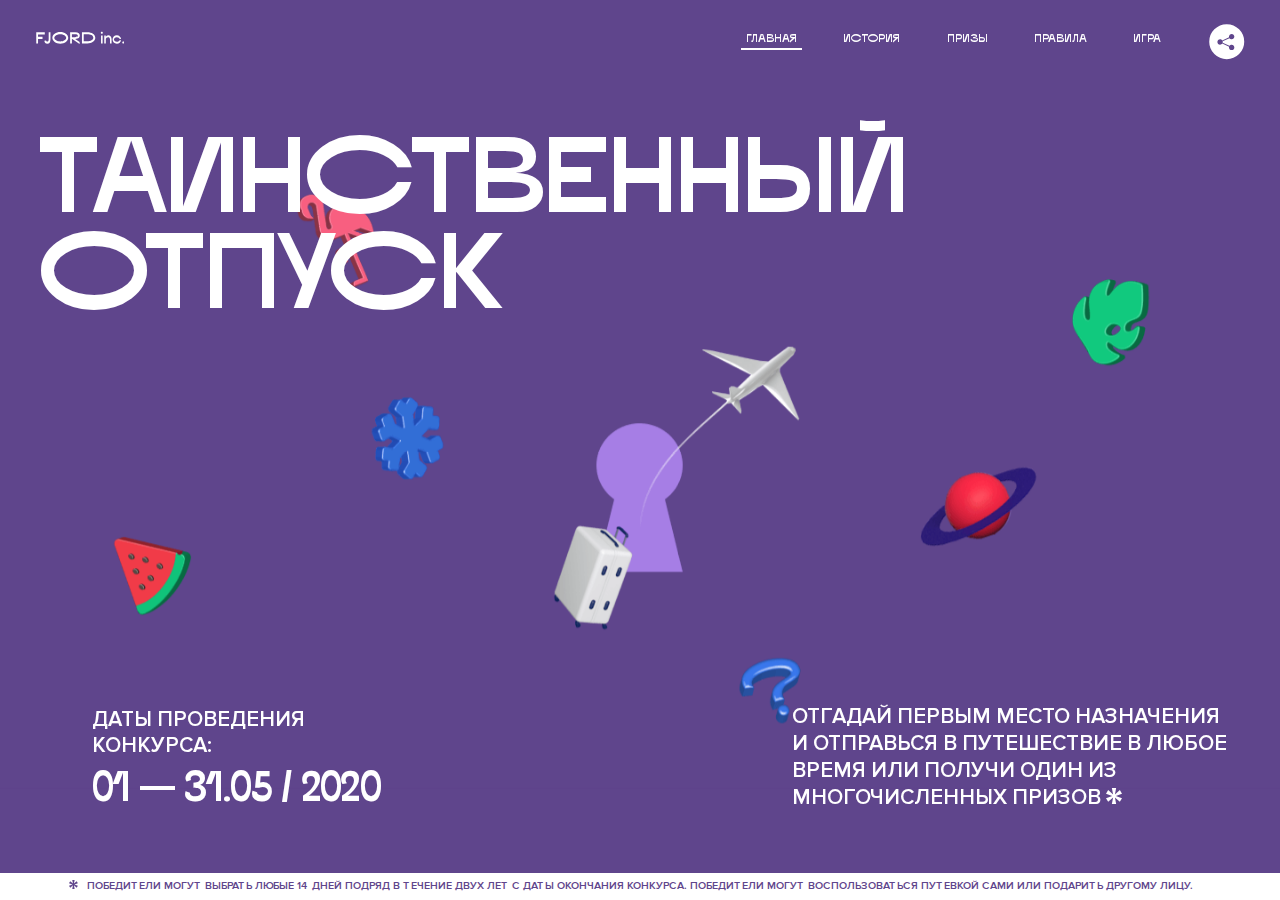
<file: 7/index.html>
<!DOCTYPE html>
<html lang="ru">
  <head>
    <meta charset="UTF-8">
    <meta name="description" content="">
    <meta name="viewport" content="width=device-width, initial-scale=1.0">
    <meta http-equiv="X-UA-Compatible" content="ie=edge">
    <title>Mysterious Vacation</title>
  <link href="css/style.min.css" rel="stylesheet">  <base href="https://htmlacademy-animation.github.io/375607-magic-vacation-1/7/">
</head>
  <body>

    <header class="page-header js-header">
      <div class="page-header__wrapper">
        <a href="#" class="page-header__logo" aria-label="Перейти на страницу FJORD.Inc">
          <svg width="100" height="15" viewBox="0 0 100 15" fill="none" xmlns="http://www.w3.org/2000/svg">
            <path d="M0.26 1.4V14H2.276V8.906H7.334V6.44H2.276V3.848H9.872V1.4H0.26ZM12.733 14.36C15.127 14.36 16.243 12.65 16.243 9.5V1.4H14.263V8.96C14.263 11.21 13.723 11.876 12.733 11.876C11.833 11.876 11.473 11.3 11.347 10.58L9.36702 10.94C9.63702 13.046 10.663 14.36 12.733 14.36ZM18.3918 7.7C18.3918 11.372 22.3878 14.36 27.3198 14.36C32.2518 14.36 36.2478 11.372 36.2478 7.7C36.2478 4.028 32.2518 1.04 27.3198 1.04C22.3878 1.04 18.3918 4.028 18.3918 7.7ZM20.6058 7.7C20.6058 5.378 23.6118 3.524 27.3198 3.524C30.9918 3.524 33.9798 5.378 33.9798 7.7C33.9798 10.004 30.9918 11.858 27.3198 11.858C23.6118 11.858 20.6058 10.004 20.6058 7.7ZM40.403 14V8.906H40.799L49.079 14.702V12.38L44.039 8.906H44.201C47.999 8.906 49.277 7.304 49.277 5.162C49.277 3.092 47.999 1.4 44.201 1.4H38.387V14H40.403ZM43.535 3.722C45.785 3.722 47.045 4.136 47.045 5.432C47.045 6.764 45.785 7.034 43.535 7.034H40.403V3.722H43.535ZM51.6936 1.382V14H57.8676C62.7456 14 66.7236 11.534 66.7236 7.7C66.7236 3.848 62.7456 1.382 57.8676 1.382H51.6936ZM53.7096 11.624V3.722H57.5436C61.5396 3.722 64.4916 5.018 64.4916 7.7C64.4916 10.238 61.5396 11.624 57.5436 11.624H53.7096ZM73.1832 14.018H74.9832V5H73.1832V14.018ZM72.9132 1.976C72.9132 2.57 73.3992 3.092 74.0832 3.092C74.7492 3.092 75.2352 2.57 75.2352 1.976C75.2352 1.382 74.7672 0.805999 74.0832 0.805999C73.3812 0.805999 72.9132 1.382 72.9132 1.976ZM76.7867 14H78.5687V9.104C78.7487 8.006 79.5947 6.962 81.0887 6.962C82.1147 6.962 83.2667 7.448 83.2667 9.554V14H85.0487V9.014C85.0487 6.152 83.2307 4.73 81.3587 4.73C79.9187 4.73 79.0727 5.558 78.5687 6.854V5H76.7867V14ZM90.9898 14.27C93.5098 14.27 95.3818 12.506 95.7238 10.328H94.0498C93.7258 11.3 92.6998 12.02 90.9898 12.02C88.8478 12.02 87.7678 10.922 87.7678 9.59C87.7678 8.24 88.8478 6.962 90.9898 6.962C92.7538 6.962 93.7978 7.844 94.0858 8.924H95.7418C95.4358 6.71 93.6178 4.73 90.9898 4.73C88.0918 4.73 86.1298 7.124 86.1298 9.59C86.1298 12.074 88.1278 14.27 90.9898 14.27ZM97.0693 12.938C97.0693 13.658 97.5553 14.144 98.2753 14.144C98.9953 14.144 99.4813 13.658 99.4813 12.938C99.4813 12.2 98.9953 11.714 98.2753 11.714C97.5553 11.714 97.0693 12.2 97.0693 12.938Z" fill="currentColor"></path>
          </svg>
        </a>
        <button class="page-header__toggler js-menu-toggler" type="button" aria-label="Управление мобильным меню">
          <span>Меню</span></button>
        <nav class="page-header__nav">
          <div class="page-header__menu js-menu" id="menu">
            <ul>
              <li>
                <a class="js-menu-link active" href="#top" data-href="top">главная</a>
              </li>
              <li>
                <a class="js-menu-link" href="#story" data-href="story">история</a>
              </li>
              <li>
                <a class="js-menu-link" href="#prizes" data-href="prizes">призы</a>
              </li>
              <li>
                <a class="js-menu-link" href="#rules" data-href="rules">правила</a>
              </li>
              <li>
                <a class="js-menu-link" href="#game" data-href="game">игра</a>
              </li>
            </ul>
          </div>
          <div class="page-header__social">
            <div class="social-block js-social-block">
              <button class="social-block__toggler" aria-label="Управлять блоком с социальными кнопками">
                <svg width="26" height="22" viewBox="0 0 27 22" fill="none" xmlns="http://www.w3.org/2000/svg">
                  <path d="M19.6721 7.43664C21.6273 7.43664 23.213 5.85095 23.213 3.89566C23.213 1.94037 21.6273 0.354675 19.6721 0.354675C17.7168 0.354675 16.1311 1.94037 16.1311 3.89566C16.1311 4.19968 16.1728 4.49178 16.2458 4.77345L7.21751 8.95527C6.57519 8.05214 5.52303 7.46049 4.33078 7.46049C2.37549 7.46049 0.789795 9.04618 0.789795 11.0015C0.789795 12.9568 2.37549 14.5425 4.33078 14.5425C5.52303 14.5425 6.57668 13.9508 7.21751 13.0477L16.2458 17.2295C16.1743 17.5112 16.1311 17.8033 16.1311 18.1073C16.1311 20.0626 17.7168 21.6483 19.6721 21.6483C21.6273 21.6483 23.213 20.0626 23.213 18.1073C23.213 16.152 21.6273 14.5663 19.6721 14.5663C18.4798 14.5663 17.4262 15.158 16.7853 16.0611L7.75701 11.8793C7.82854 11.5976 7.87176 11.3055 7.87176 11.0015C7.87176 10.6974 7.83003 10.4053 7.75701 10.1237L16.7853 5.94186C17.4262 6.84499 18.4783 7.43664 19.6721 7.43664Z" fill="currentColor"></path>
                </svg>
              </button>
              <ul class="social-block__list">
                <li>
                  <a class="social-block__link social-block__link--fb" href="#" aria-label="Мы на Facebook">
                    <svg width="8" height="17" viewBox="0 0 8 17" fill="none" xmlns="http://www.w3.org/2000/svg">
                      <path d="M4.24646 16.9899H1.09275L1.05793 8.49828H0V5.30707H1.05793V3.81124C1.05793 1.42084 2.57654 0 5.21735 0H7.41758V3.18585H5.30841C4.28262 3.18585 4.2478 3.48582 4.2478 4.24914V5.30707H7.42964L7.16716 8.49828H4.2478V16.9899H4.24646Z" fill="currentColor"></path>
                    </svg>
                  </a>
                </li>
                <li>
                  <a class="social-block__link social-block__link--insta" href="#" aria-label="Мы в Instagram">
                    <svg width="15" height="15" viewBox="0 0 15 15" fill="none" xmlns="http://www.w3.org/2000/svg">
                      <path d="M11.0197 0H4.19806C2.14246 0 0.471191 1.66993 0.471191 3.72285V10.5499C0.471191 12.6082 2.14112 14.2727 4.19806 14.2727H11.0197C13.0753 14.2727 14.7466 12.6082 14.7466 10.5499V3.72285C14.7466 1.67127 13.0753 0 11.0197 0ZM11.0197 12.4849H4.19806C3.13076 12.4849 2.26432 11.6158 2.26432 10.5512V3.72419C2.26432 2.65956 3.13076 1.79715 4.19806 1.79715H11.0197C12.087 1.79715 12.9535 2.6609 12.9535 3.72419V10.5512C12.9535 11.6145 12.087 12.4849 11.0197 12.4849Z" fill="currentColor"></path>
                      <path d="M7.60887 3.11084C5.38989 3.11084 3.58203 4.9187 3.58203 7.14036C3.58203 9.35532 5.38989 11.1645 7.60887 11.1645C9.83053 11.1645 11.6357 9.35666 11.6357 7.14036C11.6357 4.9187 9.83053 3.11084 7.60887 3.11084ZM7.60887 9.36871C6.37551 9.36871 5.37784 8.37372 5.37784 7.14036C5.37784 5.90699 6.37551 4.90665 7.60887 4.90665C8.83822 4.90665 9.84259 5.90833 9.84259 7.14036C9.84392 8.37238 8.83822 9.36871 7.60887 9.36871Z" fill="currentColor"></path>
                      <path d="M11.3573 2.35962C10.8256 2.35962 10.3931 2.79752 10.3931 3.32381C10.3931 3.85546 10.8256 4.29336 11.3573 4.29336C11.8862 4.29336 12.3215 3.85546 12.3215 3.32381C12.3215 2.79752 11.8862 2.35962 11.3573 2.35962Z" fill="currentColor"></path>
                    </svg>
                  </a>
                </li>
                <li>
                  <a class="social-block__link social-block__link--vk" href="#" aria-label="Мы ВКонтакте">
                    <svg width="17" height="10" viewBox="0 0 17 10" fill="none" xmlns="http://www.w3.org/2000/svg">
                      <path d="M14.1234 4.9002C14.1234 4.9002 16.3623 1.72708 16.5866 0.680242C16.6595 0.312285 16.4947 0.103188 16.1069 0.103188C16.1069 0.103188 14.8193 0.103188 14.168 0.103188C13.7235 0.103188 13.5587 0.293278 13.4235 0.579768C13.4235 0.579768 12.3724 2.82553 11.0969 4.24712C10.6861 4.70333 10.4781 4.84318 10.2511 4.84318C10.0646 4.84318 9.98625 4.6911 9.98625 4.27834V0.649016C9.98625 0.147997 9.92545 0.00135496 9.5066 0.00135496H6.39628C6.15578 0.00135496 6.0085 0.134417 6.0085 0.324506C6.0085 0.801084 6.73406 0.908351 6.73406 2.20231V4.87305C6.73406 5.40529 6.70569 5.61575 6.45303 5.61575C5.78016 5.61575 4.19528 3.30618 3.30623 0.678887C3.12923 0.145282 2.93737 0 2.43475 0H0.486409C0.205373 0 0 0.190085 0 0.476576C0 0.991172 0.60666 3.40801 2.99277 6.64358C4.59927 8.8201 6.70569 10 8.60269 10C9.76196 10 10.0416 9.80312 10.0416 9.31432V7.63883C10.0416 7.22607 10.2065 7.04956 10.4429 7.04956C10.7078 7.04956 11.1847 7.13238 12.2805 8.22268C13.5843 9.47862 13.6762 10 14.3896 10H16.5676C16.7919 10 17 9.89273 17 9.52342C17 9.02919 16.3623 8.15343 15.384 7.10659C14.9801 6.56755 14.3302 5.98914 14.1248 5.72301C13.8275 5.40801 13.9154 5.23014 14.1234 4.9002Z" fill="currentColor"></path>
                    </svg>
                  </a>
                </li>
              </ul>
            </div>
          </div>
        </nav>
      </div>
    </header>

    <main class="page-content js-page-content">

      <section class="animation-screen"></section>

      <section class="screen screen--hidden screen--intro" id="top">
        <div class="screen__wrapper">
          <div class="intro">
            <h1 class="intro__title">Таинственный отпуск</h1>
            <div class="intro__content">
              <div class="intro__info">
                <p class="intro__label">Даты проведения конкурса:</p>
                <p class="intro__date">01 — 31.05 / 2020</p>
              </div>
              <div class="intro__message">
                <p>
                  Отгадай первым место назначения и&nbsp;отправься в&nbsp;путешествие в&nbsp;любое время или получи один из многочисленных призов
                  <svg width="16" height="16" viewBox="0 0 10 10" fill="none" xmlns="http://www.w3.org/2000/svg">
                    <path d="M0 6.35337L3.90271 4.99012L0 3.64663L1.34615 1.32374L4.44287 4.01073L3.67364 0H6.34615L5.57692 4.01073L8.65385 1.32374L10 3.64663L6.13405 4.99012L10 6.35337L8.65385 8.65651L5.57692 5.98927L6.34615 10H3.67364L4.44287 5.96952L1.34615 8.65651L0 6.35337Z" fill="currentColor"></path>
                  </svg>
                </p>
              </div>
            </div>
          </div>
        </div>
        <div class="screen__footer js-footer">
          <button class="screen__footer-enlarge js-footer-toggler" type="button" aria-label="Показать сообщение">
            <svg width="10" height="10" viewBox="0 0 10 10" fill="none" xmlns="http://www.w3.org/2000/svg">
              <path d="M0 6.35337L3.90271 4.99012L0 3.64663L1.34615 1.32374L4.44287 4.01073L3.67364 0H6.34615L5.57692 4.01073L8.65385 1.32374L10 3.64663L6.13405 4.99012L10 6.35337L8.65385 8.65651L5.57692 5.98927L6.34615 10H3.67364L4.44287 5.96952L1.34615 8.65651L0 6.35337Z" fill="currentColor"></path>
            </svg>
          </button>
          <button class="screen__footer-collapse js-footer-toggler" type="button" aria-label="Скрыть сообщение">
            <svg width="13" height="13" viewBox="0 0 13 13" fill="none" xmlns="http://www.w3.org/2000/svg">
              <line x1="12.3536" y1="0.353553" x2="0.738349" y2="11.9688" stroke="currentColor"></line>
              <line x1="0.738319" y1="0.539925" x2="12.3535" y2="12.1551" stroke="currentColor"></line>
            </svg>
          </button>
          <div class="screen__footer-wrapper">
            <div class="screen__footer-announce">
              <p class="screen__footer-label">Даты проведения конкурса:</p>
              <p class="screen__footer-date">01 — 31.05 / 2020</p>
            </div>
            <div class="screen__footer-note">
              <p>
                <svg width="10" height="10" viewBox="0 0 10 10" fill="none" xmlns="http://www.w3.org/2000/svg">
                  <path d="M0 6.35337L3.90271 4.99012L0 3.64663L1.34615 1.32374L4.44287 4.01073L3.67364 0H6.34615L5.57692 4.01073L8.65385 1.32374L10 3.64663L6.13405 4.99012L10 6.35337L8.65385 8.65651L5.57692 5.98927L6.34615 10H3.67364L4.44287 5.96952L1.34615 8.65651L0 6.35337Z" fill="currentColor"></path>
                </svg>
                <span>Победители могут выбрать любые 14 дней подряд в&nbsp;течение двух лет с&nbsp;даты окончания конкурса. Победители могут воспользоваться путевкой сами или подарить другому лицу.</span>
              </p>
            </div>
          </div>
        </div>
      </section>

      <section class="screen screen--hidden screen--story" id="story">

        <div class="slider swiper-container js-slider">

          <div class="swiper-wrapper">

            <div class="slider__item swiper-slide">
              <h2 class="slider__item-title">История</h2>
              <p class="slider__item-text">Джеймс Таргет был основателем компании &laquo;Fjord Inc.&raquo;. С&nbsp;1965 года &laquo;Fjord Inc.&raquo; прославилась надёжными и&nbsp;удобными чемоданами и&nbsp;аксессуарами для туристов.</p>
            </div>

            <div class="slider__item swiper-slide">
              <p class="slider__item-text">Когда Джеймсу было 7&nbsp;лет, в&nbsp;их&nbsp;доме гостил дядюшка и&nbsp;развлекал детей рассказами о&nbsp;своей поездке в&nbsp;место, показавшееся малышу Таргету невероятным. Тогда Джеймс решил, что однажды посетит его, но&nbsp;не&nbsp;будет рассказывать о&nbsp;мечте, пока не&nbsp;осуществит.</p>
            </div>

            <div class="slider__item swiper-slide">
              <p class="slider__item-text">Джеймс Таргет стал увлеченным путешественником. Он&nbsp;посетил 5&nbsp;континентов, 126&nbsp;стран.</p>
            </div>

            <div class="slider__item swiper-slide">
              <p class="slider__item-text">Он&nbsp;сплавлялся по&nbsp;Амазонке и&nbsp;погружался в&nbsp;пещеры Франции, медитировал в&nbsp;горах Тибета и&nbsp;пожимал руку вождя племени Акугауа.</p>
            </div>

            <div class="slider__item swiper-slide">
              <p class="slider__item-text">Из&nbsp;своих поездок Джеймс Таргет привозил идеи, как сделать свои чемоданы &laquo;Fjord Inc.&raquo; удобными и&nbsp;приспособленными к&nbsp;разным дорожным условиям.</p>
            </div>

            <div class="slider__item swiper-slide">
              <p class="slider__item-text">Всё это время Джеймс не&nbsp;оставлял идею поездки своей мечты. Однако, как только он&nbsp;брался за&nbsp;планирование, возникали препятствия, не&nbsp;позволяющие отправиться туда.</p>
            </div>

            <div class="slider__item swiper-slide">
              <p class="slider__item-text">В&nbsp;возрасте 67&nbsp;лет Джеймс Таргет попал под лавину и&nbsp;погиб. В&nbsp;своём завещании он&nbsp;поручил отправить в&nbsp;заветное путешествие трёх смельчаков, единых с&nbsp;ним духом.</p>
            </div>

            <div class="slider__item swiper-slide">
              <p class="slider__item-text">Тех, кто сможет узнать таинственное место, задавая вопросы специально обученному ИИ&nbsp;&laquo;Соне&raquo;, ждет фантастическое путешествие.</p>
            </div>
          </div>
          <div class="slider__controls">
            <button class="slider__control slider__control--prev js-control-prev" type="button" aria-label="Показать предыдущую историю">
              <svg width="12" height="22" viewBox="0 0 12 22" fill="none" xmlns="http://www.w3.org/2000/svg">
                <path d="M11 1L1 11L11 21" stroke="currentColor" stroke-width="2" stroke-linejoin="round"></path>
              </svg>
            </button>
            <button class="slider__control slider__control--next js-control-next" type="button" aria-label="Показать следующую историю">
              <svg width="12" height="22" viewBox="0 0 12 22" fill="none" xmlns="http://www.w3.org/2000/svg">
                <path d="M1 1L11 11L1 21" stroke="currentColor" stroke-width="2" stroke-linejoin="round"></path>
              </svg>
            </button>
          </div>
          <div class="slider__pagination swiper-pagination"></div>
        </div>

      </section>

      <section class="screen screen--hidden screen--prizes" id="prizes">
        <div class="screen__wrapper">
          <div class="prizes">
            <h2 class="prizes__title">ПРизы</h2>
            <div class="prizes__lead">
              <p>Найди ответ и&nbsp;получи один из&nbsp;призов:</p>
            </div>
            <ul class="prizes__list">
              <li class="prizes__item prizes__item--journeys">
                <div class="prizes__icon">
                    <img src="img/module-3/img/primary-award-from.svg" id="prize1" alt="">
                </div>
                <p class="prizes__desc">
                  <b>3</b>
                  <span>загадочных путешествия</span>
                </p>
              </li>
              <li class="prizes__item prizes__item--cases">
                <div class="prizes__icon">
                  <picture>
                    <source srcset="img/prize2-mob.svg" media="(orientation: portrait)">
                    <img src="img/prize2.svg" alt="">
                  </picture>
                </div>
                <p class="prizes__desc">
                  <b>7</b>
                  <span>надежных чемоданов</span>
                </p>
              </li>
              <li class="prizes__item prizes__item--codes">
                <div class="prizes__icon">
                  <picture>
                    <source srcset="img/prize3-mob.svg" media="(orientation: portrait)">
                    <img src="img/prize3.svg" alt="">
                  </picture>
                </div>
                <p class="prizes__desc">
                  <b>900</b>
                  <span>
                  промокодов на&nbsp;скидку 15%
                  <svg width="10" height="10" viewBox="0 0 10 10" fill="none" xmlns="http://www.w3.org/2000/svg">
                    <path d="M0 6.35337L3.90271 4.99012L0 3.64663L1.34615 1.32374L4.44287 4.01073L3.67364 0H6.34615L5.57692 4.01073L8.65385 1.32374L10 3.64663L6.13405 4.99012L10 6.35337L8.65385 8.65651L5.57692 5.98927L6.34615 10H3.67364L4.44287 5.96952L1.34615 8.65651L0 6.35337Z" fill="currentColor"></path>
                  </svg>
                </span>
                </p>
              </li>
            </ul>
          </div>
        </div>
        <div class="screen__footer js-footer">
          <button class="screen__footer-enlarge js-footer-toggler" type="button" aria-label="Показать сообщение">
            <svg width="10" height="10" viewBox="0 0 10 10" fill="none" xmlns="http://www.w3.org/2000/svg">
              <path d="M0 6.35337L3.90271 4.99012L0 3.64663L1.34615 1.32374L4.44287 4.01073L3.67364 0H6.34615L5.57692 4.01073L8.65385 1.32374L10 3.64663L6.13405 4.99012L10 6.35337L8.65385 8.65651L5.57692 5.98927L6.34615 10H3.67364L4.44287 5.96952L1.34615 8.65651L0 6.35337Z" fill="currentColor"></path>
            </svg>
          </button>
          <button class="screen__footer-collapse js-footer-toggler" type="button" aria-label="Скрыть сообщение">
            <svg width="13" height="13" viewBox="0 0 13 13" fill="none" xmlns="http://www.w3.org/2000/svg">
              <line x1="12.3536" y1="0.353553" x2="0.738349" y2="11.9688" stroke="currentColor"></line>
              <line x1="0.738319" y1="0.539925" x2="12.3535" y2="12.1551" stroke="currentColor"></line>
            </svg>
          </button>
          <div class="screen__footer-wrapper">
            <div class="screen__footer-announce">
              <p class="screen__footer-label">Даты проведения конкурса:</p>
              <p class="screen__footer-date">01 — 31.05 / 2020</p>
            </div>
            <div class="screen__footer-note">
              <p>
                <svg width="10" height="10" viewBox="0 0 10 10" fill="none" xmlns="http://www.w3.org/2000/svg">
                  <path d="M0 6.35337L3.90271 4.99012L0 3.64663L1.34615 1.32374L4.44287 4.01073L3.67364 0H6.34615L5.57692 4.01073L8.65385 1.32374L10 3.64663L6.13405 4.99012L10 6.35337L8.65385 8.65651L5.57692 5.98927L6.34615 10H3.67364L4.44287 5.96952L1.34615 8.65651L0 6.35337Z" fill="currentColor"></path>
                </svg>
                <span>Скидка&nbsp;15% на&nbsp;единоразовое приобретение путёвки с&nbsp;1&nbsp;июня 2020 по&nbsp;31&nbsp;мая 2022&nbsp;года. Суммируется с&nbsp;другими акциями</span>
              </p>
            </div>
          </div>
        </div>

      </section>

      <section class="screen screen--hidden screen--rules" id="rules">
        <div class="screen__wrapper">
          <div class="rules">
            <h2 class="rules__title">Правила</h2>
            <div class="rules__lead">
              <p>Для того чтобы получить наследство Джеймса Таргета, тебе нужно выведать у&nbsp;&laquo;Сони&raquo;, куда предстоит отправиться тебе в&nbsp;случае победы</p>
            </div>
            <ol class="rules__list">
              <li class="rules__item">
                <p>Тебе отводится <br>5&nbsp;минут</p>
              </li>
              <li class="rules__item">
                <p>Задавай любые вопросы в&nbsp;текстовом поле</p>
              </li>
              <li class="rules__item">
                <p>Нажимай кнопку &laquo;Узнать&raquo;, чтобы получить ответ</p>
              </li>
              <li class="rules__item">
                <p>&laquo;Соня&raquo; может отвечать только&nbsp;Да или Нет</p>
              </li>
            </ol>
            <a href="#game" class="rules__link btn">Погнали!</a>
          </div>
        </div>
        <div class="screen__disclaimer">
          <div class="disclaimer">
            <ul>
              <li>
                <a href="#">Правовая информация</a>
              </li>
              <li>
                <a href="#">Подробные правила</a>
              </li>
            </ul>
          </div>
        </div>
      </section>

      <section class="screen screen--hidden screen--game" id="game">
        <div class="screen__wrapper">
          <div class="game">
            <div class="game__header">
              <h2 class="game__title">Игра</h2>
              <div class="game__counter">
                <span>05</span>:<span>00</span>
              </div>
            </div>
            <div class="game__body">
              <div class="chat">
                <div class="chat__body js-chat">
                  <ul class="chat__list" id="messages"></ul>
                </div>
                <div class="chat__footer">
                  <form action="#" method="post" class="form" id="message-form">
                    <label for="message-field" class="visually-hidden">Поле для ввода вопроса</label>
                    <input type="text" class="form__field" id="message-field">
                    <button class="form__button btn">
                      Узнать
                      <svg width="18" height="19" viewBox="0 0 18 19" fill="none" xmlns="http://www.w3.org/2000/svg">
                        <path stroke="currentColor" stroke-width="2" d="M9 19V1"></path>
                        <path d="M1 9l8-8 8 8" stroke="currentColor" stroke-width="2" stroke-linejoin="round"></path>
                      </svg>
                    </button>
                  </form>
                </div>
              </div>
            </div>
            <!-- временные кнопки для показа результата -->
            <div class="game__buttons">
              <button class="game__button btn js-show-result" type="button" data-target="result">Положительный результат</button>
              <button class="game__button btn js-show-result" type="button" data-target="result2">Положительный результат - 2</button>
              <button class="game__button btn js-show-result" type="button" data-target="result3">Отрицательный результат</button>
            </div>
          </div>
        </div>
      </section>

      <section class="screen screen--hidden screen--result" id="result">
        <div class="screen__wrapper">
          <div class="result result--trip">
            <div class="result__image">
              <picture>
                <source srcset="img/result1-mob.png 1x, img/result1-mob@2x.png 2x" media="(max-width: 768px) and (orientation: portrait)">
                <img src="img/result1.png" srcset="img/result1@2x.png 2x" alt="">
              </picture>
            </div>
            <h2 class="result__title">
              <span class="visually-hidden">ПОбеда!</span>
              <svg xmlns="http://www.w3.org/2000/svg" viewBox="0 0 568.85 109.24">
                <path d="M16,24.44V92H2.6V8H75V92H61.52V24.44H16Z" transform="translate(-2.1 -1.5)" fill="none" stroke="currentColor"></path>
                <path d="M148.76,5.6c32.88,0,59.52,19.92,59.52,44.4s-26.64,44.4-59.52,44.4S89.24,74.48,89.24,50,115.88,5.6,148.76,5.6Zm0,72.12c24.48,0,44.4-12.36,44.4-27.72s-19.92-27.84-44.4-27.84C124,22.16,104,34.52,104,50S124,77.72,148.76,77.72Z" transform="translate(-2.1 -1.5)" fill="none" stroke="currentColor"></path>
                <path d="M287.36,8V24.44H236v14.4h25.32c25.44,0,34,11.16,34,26.52,0,15.6-8.52,26.64-34,26.64H222.56V8h64.8ZM256.88,76.52c15.12,0,23.52-2,23.52-11.52S272,54.44,256.88,54.44H236V76.52h20.88Z" transform="translate(-2.1 -1.5)" fill="none" stroke="currentColor"></path>
                <path d="M371.47,8V24.44H320.84V41.6h33.6V58h-33.6V75.56h50.64V92H307.4V8h64.08Z" transform="translate(-2.1 -1.5)" fill="none" stroke="currentColor"></path>
                <path d="M382.39,110.24V75.56h7.44c4.56-4.68,7.8-18.36,8.76-56L399,8h48.6V75.56h10v34.68H442.87V92H397v18.24H382.39Zm51.72-34.68V24.44H411.55v3.12c-0.48,22.44-3.24,37.68-7.2,48h29.76Z" transform="translate(-2.1 -1.5)" fill="none" stroke="currentColor"></path>
                <path d="M463.75,92l28-84h27.12l28.08,84H533.47l-7.8-23.52h-37.8L480.07,92H463.75Zm56.64-40L507,11.84,493.51,52h26.88Z" transform="translate(-2.1 -1.5)" fill="none" stroke="currentColor"></path>
                <path d="M554.12,70.4L555.55,2H569l1.44,68.4H554.12Zm8.28,6.36c4.8,0,8,3.24,8,8.16a8,8,0,1,1-16.08,0C554.35,80,557.59,76.76,562.39,76.76Z" transform="translate(-2.1 -1.5)" fill="none" stroke="currentColor"></path>
              </svg>
            </h2>
            <div class="result__text">
              <p>ты&nbsp;отправляешься в&nbsp;Арктику!</p>
            </div>
            <div class="result__form">
              <form action="#" method="post" class="form form--result">
                <label for="email-field" class="form__label">зарегистрируй результат</label>
                <input type="email" class="form__field" id="email-field" placeholder="e-mail для регистации результата и получения приза" required="">
                <button class="form__button btn">
                  отправить
                  <svg width="18" height="19" viewBox="0 0 18 19" fill="none" xmlns="http://www.w3.org/2000/svg">
                    <path stroke="currentColor" stroke-width="2" d="M9 19V1"></path>
                    <path d="M1 9l8-8 8 8" stroke="currentColor" stroke-width="2" stroke-linejoin="round"></path>
                  </svg>
                </button>
              </form>
            </div>
          </div>
        </div>
      </section>

      <section class="screen screen--hidden screen--result" id="result2">
        <div class="screen__wrapper">
          <div class="result result--prize">
            <div class="result__image">
              <div class="result-flamingo">
                <span class="result-flamingo__bird">
                  <img src="img/module-2/win-suitcase/flamingo.png">
                </span>
                <span class="result-flamingo__suitcase">
                  <img src="img/module-2/win-suitcase/suitcase.png">
                </span>
                <span class="result-flamingo__leaf-left">
                  <img src="img/module-2/win-suitcase/leaf-blue2.png">
                </span>
                <span class="result-flamingo__leaf-right">
                  <img src="img/module-2/win-suitcase/leaf-blue1.png">
                </span>
                <span class="result-flamingo__leaf-green">
                  <img src="img/module-2/win-suitcase/leaf-green.png">
                </span>
              </div>
            </div>
            <h2 class="result__title">
              <span class="visually-hidden">ПОбеда!</span>
              <svg xmlns="http://www.w3.org/2000/svg" viewBox="0 0 568.85 109.24">
                <path d="M16,24.44V92H2.6V8H75V92H61.52V24.44H16Z" transform="translate(-2.1 -1.5)" fill="none" stroke="currentColor"></path>
                <path d="M148.76,5.6c32.88,0,59.52,19.92,59.52,44.4s-26.64,44.4-59.52,44.4S89.24,74.48,89.24,50,115.88,5.6,148.76,5.6Zm0,72.12c24.48,0,44.4-12.36,44.4-27.72s-19.92-27.84-44.4-27.84C124,22.16,104,34.52,104,50S124,77.72,148.76,77.72Z" transform="translate(-2.1 -1.5)" fill="none" stroke="currentColor"></path>
                <path d="M287.36,8V24.44H236v14.4h25.32c25.44,0,34,11.16,34,26.52,0,15.6-8.52,26.64-34,26.64H222.56V8h64.8ZM256.88,76.52c15.12,0,23.52-2,23.52-11.52S272,54.44,256.88,54.44H236V76.52h20.88Z" transform="translate(-2.1 -1.5)" fill="none" stroke="currentColor"></path>
                <path d="M371.47,8V24.44H320.84V41.6h33.6V58h-33.6V75.56h50.64V92H307.4V8h64.08Z" transform="translate(-2.1 -1.5)" fill="none" stroke="currentColor"></path>
                <path d="M382.39,110.24V75.56h7.44c4.56-4.68,7.8-18.36,8.76-56L399,8h48.6V75.56h10v34.68H442.87V92H397v18.24H382.39Zm51.72-34.68V24.44H411.55v3.12c-0.48,22.44-3.24,37.68-7.2,48h29.76Z" transform="translate(-2.1 -1.5)" fill="none" stroke="currentColor"></path>
                <path d="M463.75,92l28-84h27.12l28.08,84H533.47l-7.8-23.52h-37.8L480.07,92H463.75Zm56.64-40L507,11.84,493.51,52h26.88Z" transform="translate(-2.1 -1.5)" fill="none" stroke="currentColor"></path>
                <path d="M554.12,70.4L555.55,2H569l1.44,68.4H554.12Zm8.28,6.36c4.8,0,8,3.24,8,8.16a8,8,0,1,1-16.08,0C554.35,80,557.59,76.76,562.39,76.76Z" transform="translate(-2.1 -1.5)" fill="none" stroke="currentColor"></path>
              </svg>
            </h2>
            <div class="result__text">
              <p>чемодан &laquo;Fjord&nbsp;Inc.&raquo;&nbsp;твой</p>
            </div>
            <div class="result__form">
              <form action="#" method="post" class="form form--result">
                <label for="email-field2" class="form__label">зарегистрируй результат</label>
                <span class="form-field-animation"><input type="email" class="form__field" id="email-field2" placeholder="e-mail для регистации результата и получения приза" required=""></span>
                <button class="form__button btn">
                  отправить
                  <svg width="18" height="19" viewBox="0 0 18 19" fill="none" xmlns="http://www.w3.org/2000/svg">
                    <path stroke="currentColor" stroke-width="2" d="M9 19V1"></path>
                    <path d="M1 9l8-8 8 8" stroke="currentColor" stroke-width="2" stroke-linejoin="round"></path>
                  </svg>
                </button>
              </form>
            </div>
          </div>
        </div>
      </section>

      <section class="screen screen--hidden screen--result" id="result3">
        <div class="screen__wrapper">
          <div class="result result--negative">
            <div class="result__image">
              <picture>
                <source srcset="img/result3-mob.png 1x, img/result3-mob@2x.png 2x" media="(max-width: 768px) and (orientation: portrait)">
                <img src="img/result3.png" srcset="img/result3@2x.png 2x" alt="">
              </picture>
            </div>
            <h2 class="result__title">
              <span class="visually-hidden">Не угадал!</span>
              <svg xmlns="http://www.w3.org/2000/svg" viewBox="0 0 660.77 109.24">
                <path d="M2.66,92V8H16.1V42.2H53.3V8H66.74V92H53.3V58.64H16.1V92H2.66Z" transform="translate(-2.16 -1.5)" fill="none" stroke="currentColor"></path>
                <path d="M147.62,8V24.44H97V41.6h33.6V58H97V75.56h50.64V92H83.54V8h64.08Z" transform="translate(-2.16 -1.5)" fill="none" stroke="currentColor"></path>
                <path d="M199.22,8l20.52,42.36L235.34,8h16.44l-31,84H204.38l9.48-25.92L185.78,8h13.44Z" transform="translate(-2.16 -1.5)" fill="none" stroke="currentColor"></path>
                <path d="M273.74,24.44V92H260.3V8h50.16V24.44H273.74Z" transform="translate(-2.16 -1.5)" fill="none" stroke="currentColor"></path>
                <path d="M307.1,92l28-84h27.12l28.08,84H376.82L369,68.48h-37.8L323.42,92H307.1Zm56.64-40L350.3,11.84,336.86,52h26.88Z" transform="translate(-2.16 -1.5)" fill="none" stroke="currentColor"></path>
                <path d="M396.38,110.24V75.56h7.44c4.56-4.68,7.8-18.36,8.76-56L412.94,8h48.6V75.56h10v34.68H456.86V92H411v18.24H396.38ZM448.1,75.56V24.44H425.54v3.12c-0.48,22.44-3.24,37.68-7.2,48H448.1Z" transform="translate(-2.16 -1.5)" fill="none" stroke="currentColor"></path>
                <path d="M477.74,92l28-84h27.12L560.9,92H547.46l-7.8-23.52h-37.8L494.06,92H477.74Zm56.64-40-13.44-40.2L507.5,52h26.88Z" transform="translate(-2.16 -1.5)" fill="none" stroke="currentColor"></path>
                <path d="M568.7,76.88a13.77,13.77,0,0,0,5,1c6.6,0,10.44-6.24,12-58.32L586.22,8h46.2V92H619V24.44H598.82l-0.12,3.12C597.14,81,589,94.4,573.74,94.4a28.55,28.55,0,0,1-6.72-.84Z" transform="translate(-2.16 -1.5)" fill="none" stroke="currentColor"></path>
                <path d="M646.1,70.4L647.54,2H661l1.44,68.4H646.1Zm8.28,6.36c4.8,0,8,3.24,8,8.16a8,8,0,0,1-16.08,0C646.34,80,649.58,76.76,654.38,76.76Z" transform="translate(-2.16 -1.5)" fill="none" stroke="currentColor"></path>
              </svg>
            </h2>
            <button class="result__button js-play" type="button">
              не сдавайся!
              <span>
              <svg width="27" height="22" viewBox="0 0 27 22" fill="none" xmlns="http://www.w3.org/2000/svg">
                <path d="M10.6899 1.47998C5.42992 1.47998 1.16992 5.73998 1.16992 11C1.16992 16.26 5.42992 20.52 10.6899 20.52C15.9499 20.52 20.2099 16.26 20.2099 11V7.13998" stroke="currentColor" stroke-width="2" stroke-miterlimit="10"></path>
                <path d="M15.1099 12.5099L20.1499 7.13989L25.3099 12.6299" stroke="currentColor" stroke-width="2" stroke-miterlimit="10" stroke-linejoin="round"></path>
              </svg>
            </span>
            </button>
          </div>
        </div>
      </section>

      <div class="background"></div>
    </main>

  <script src="js/script.js"></script></body>
</html>
</file>
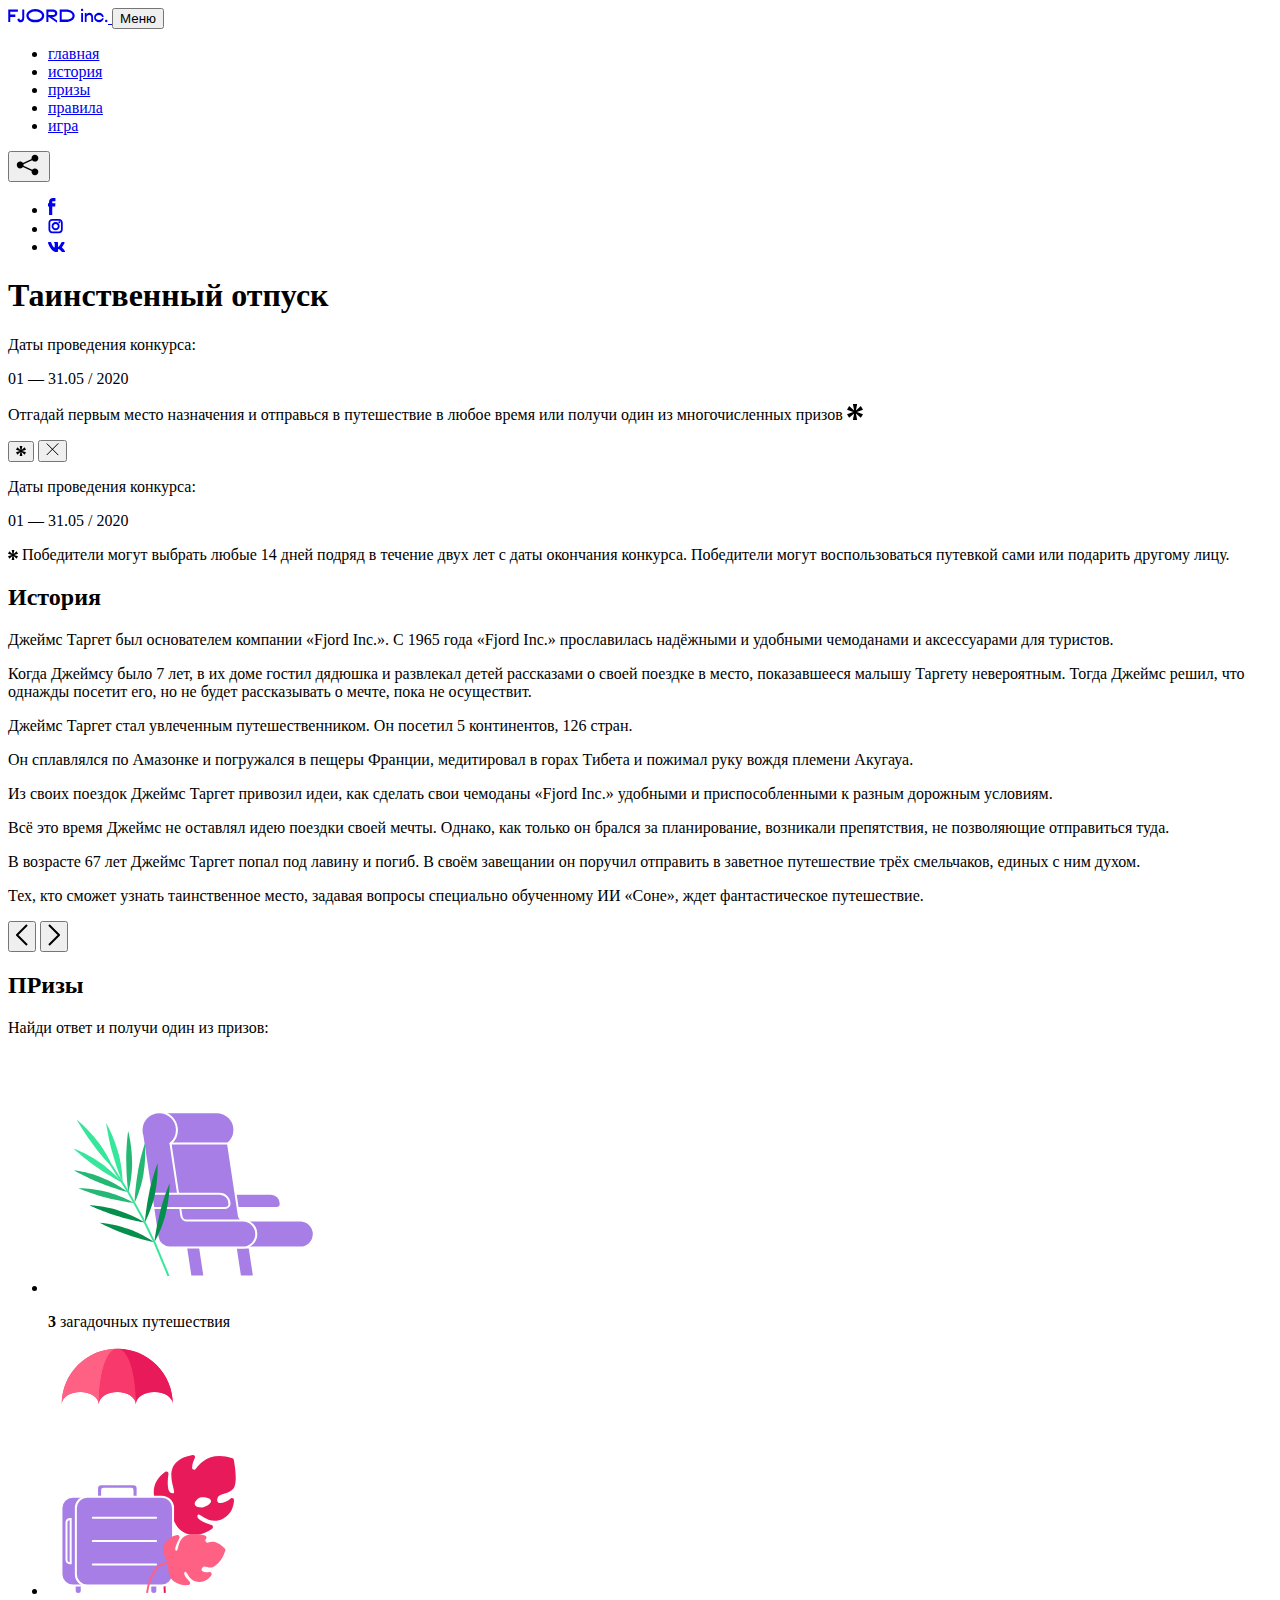
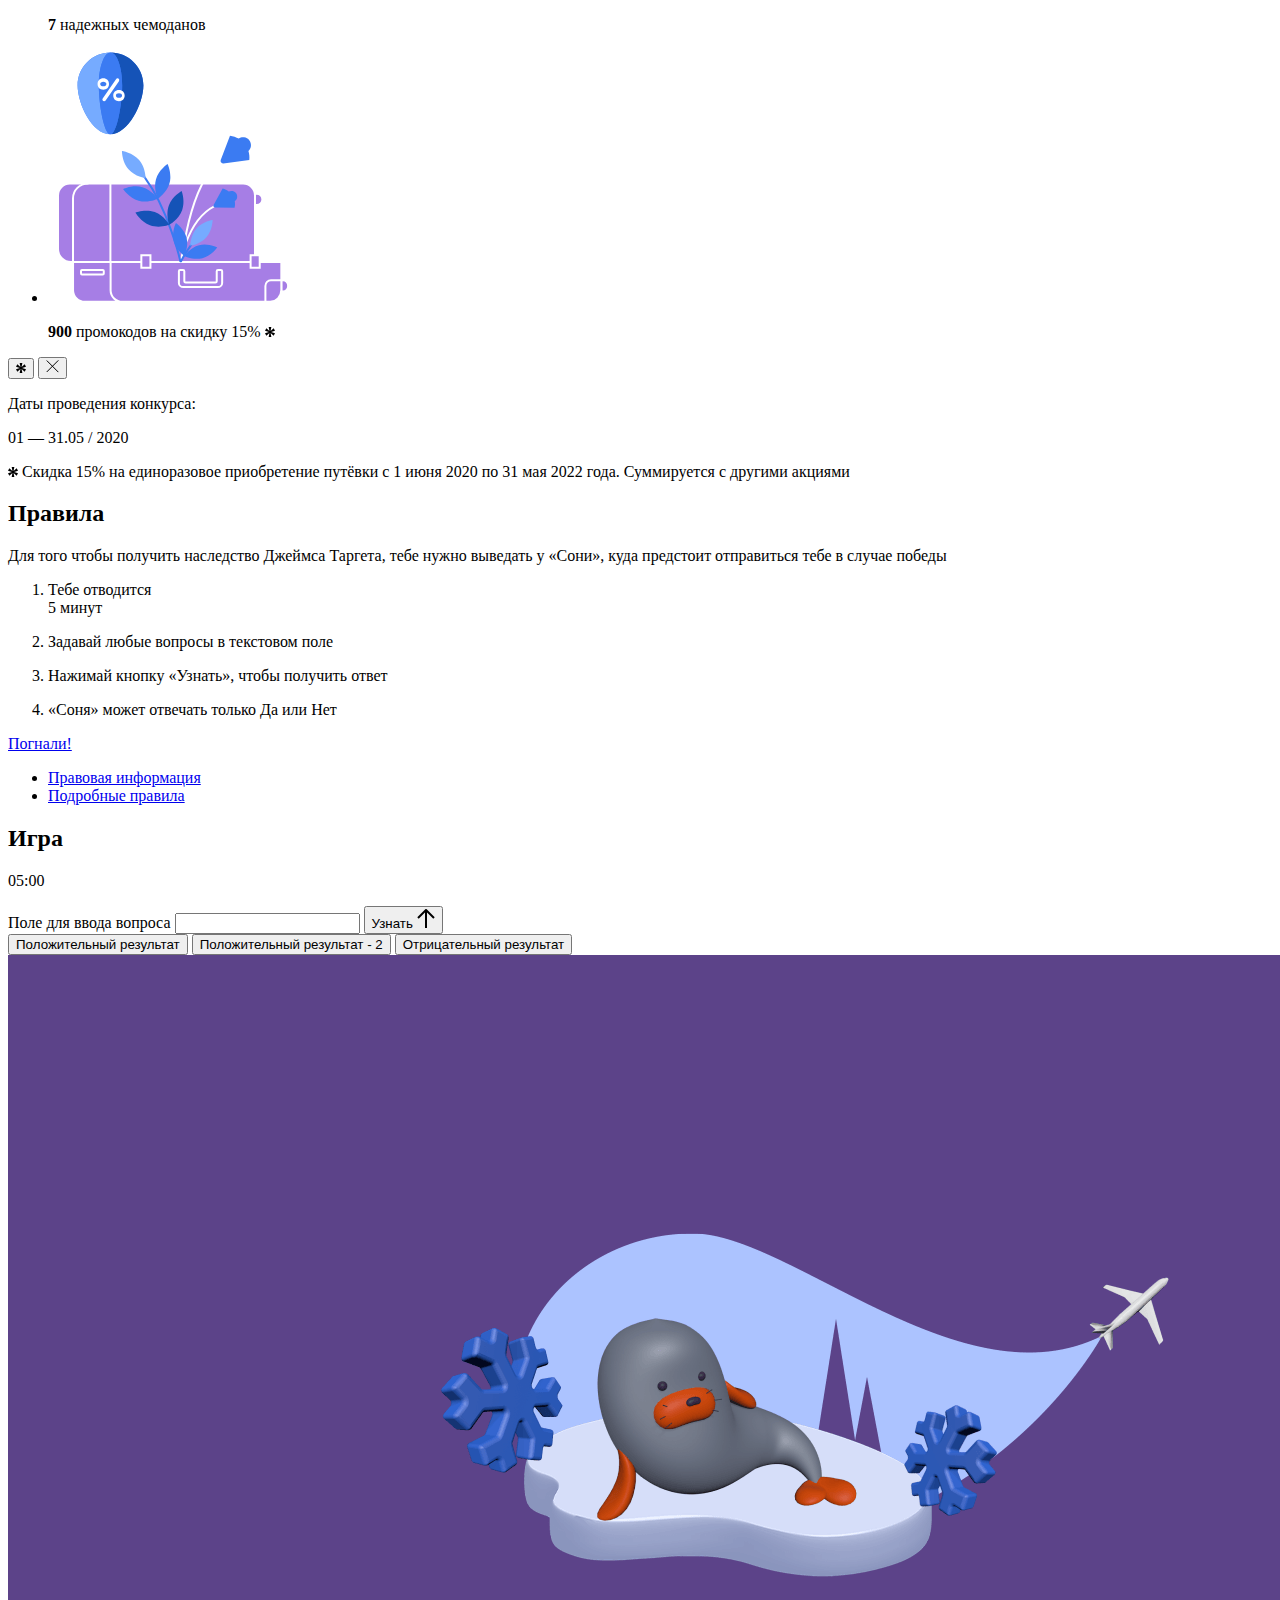
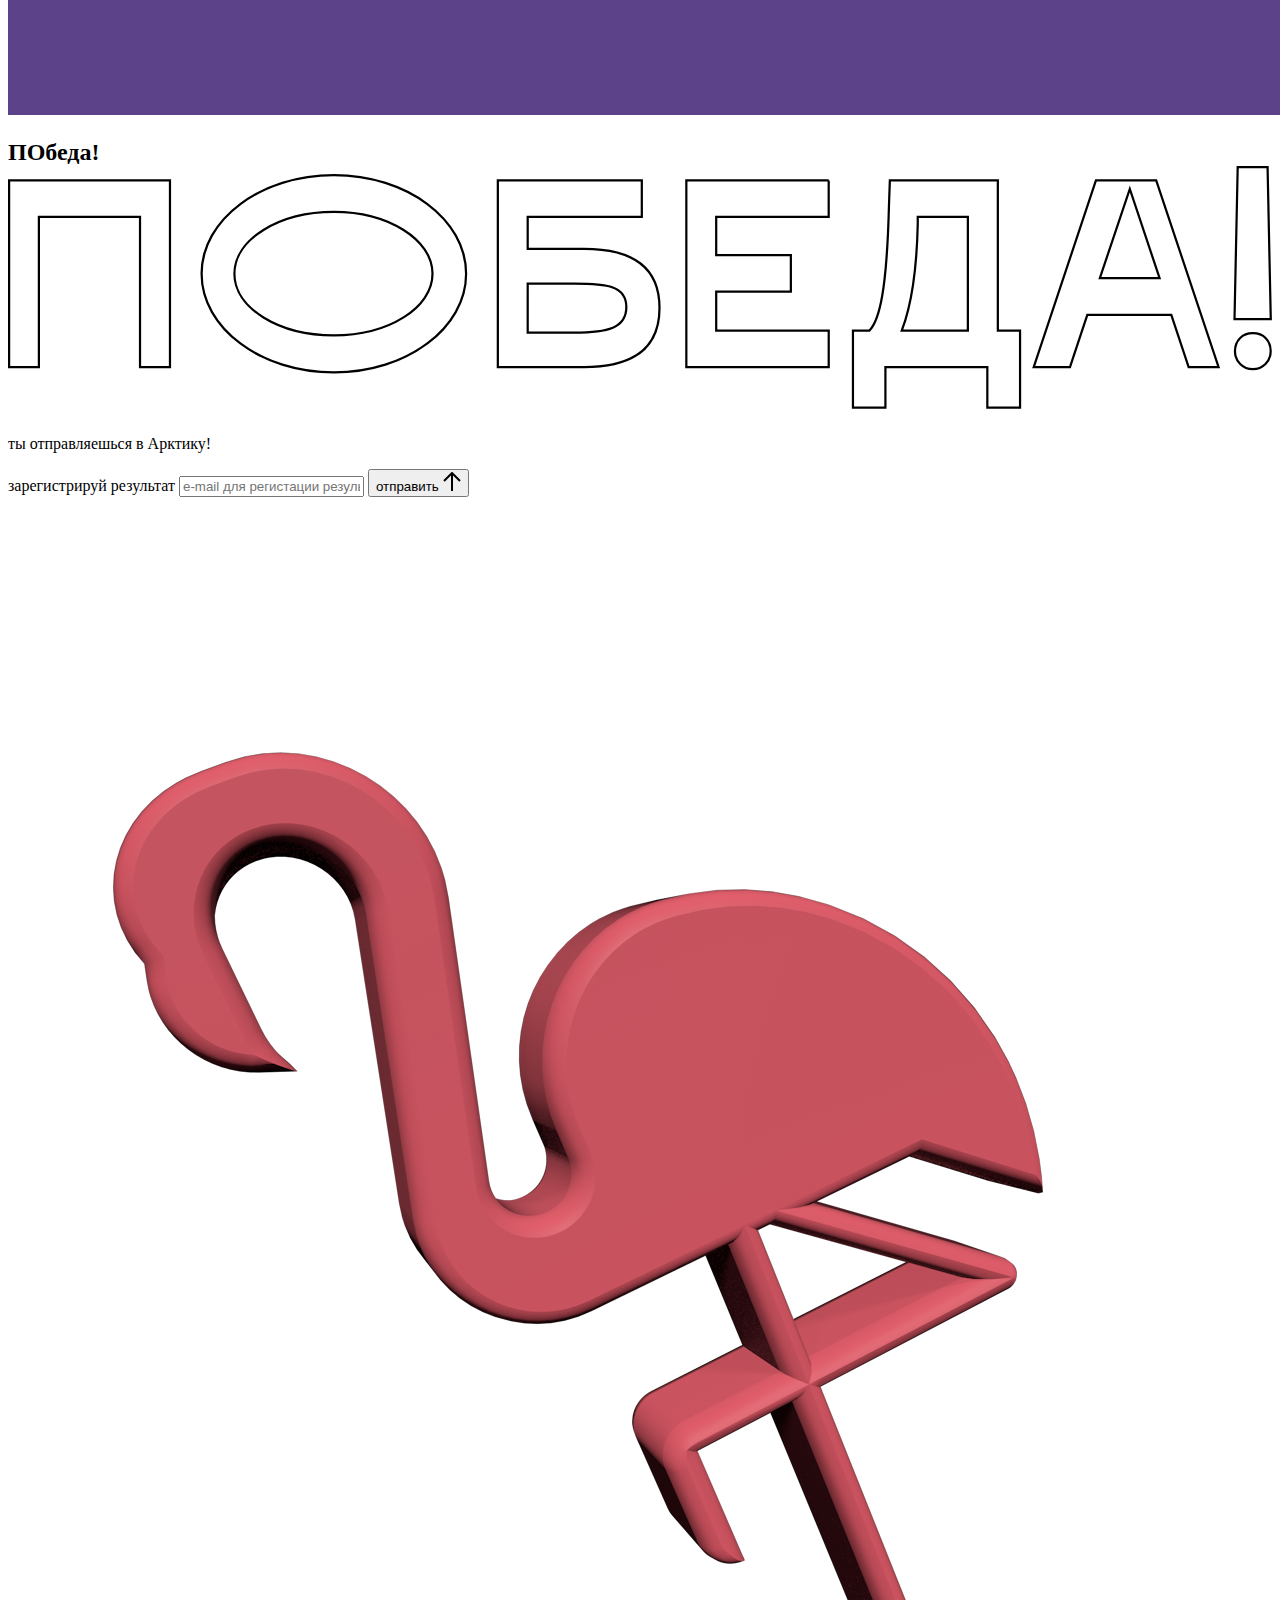
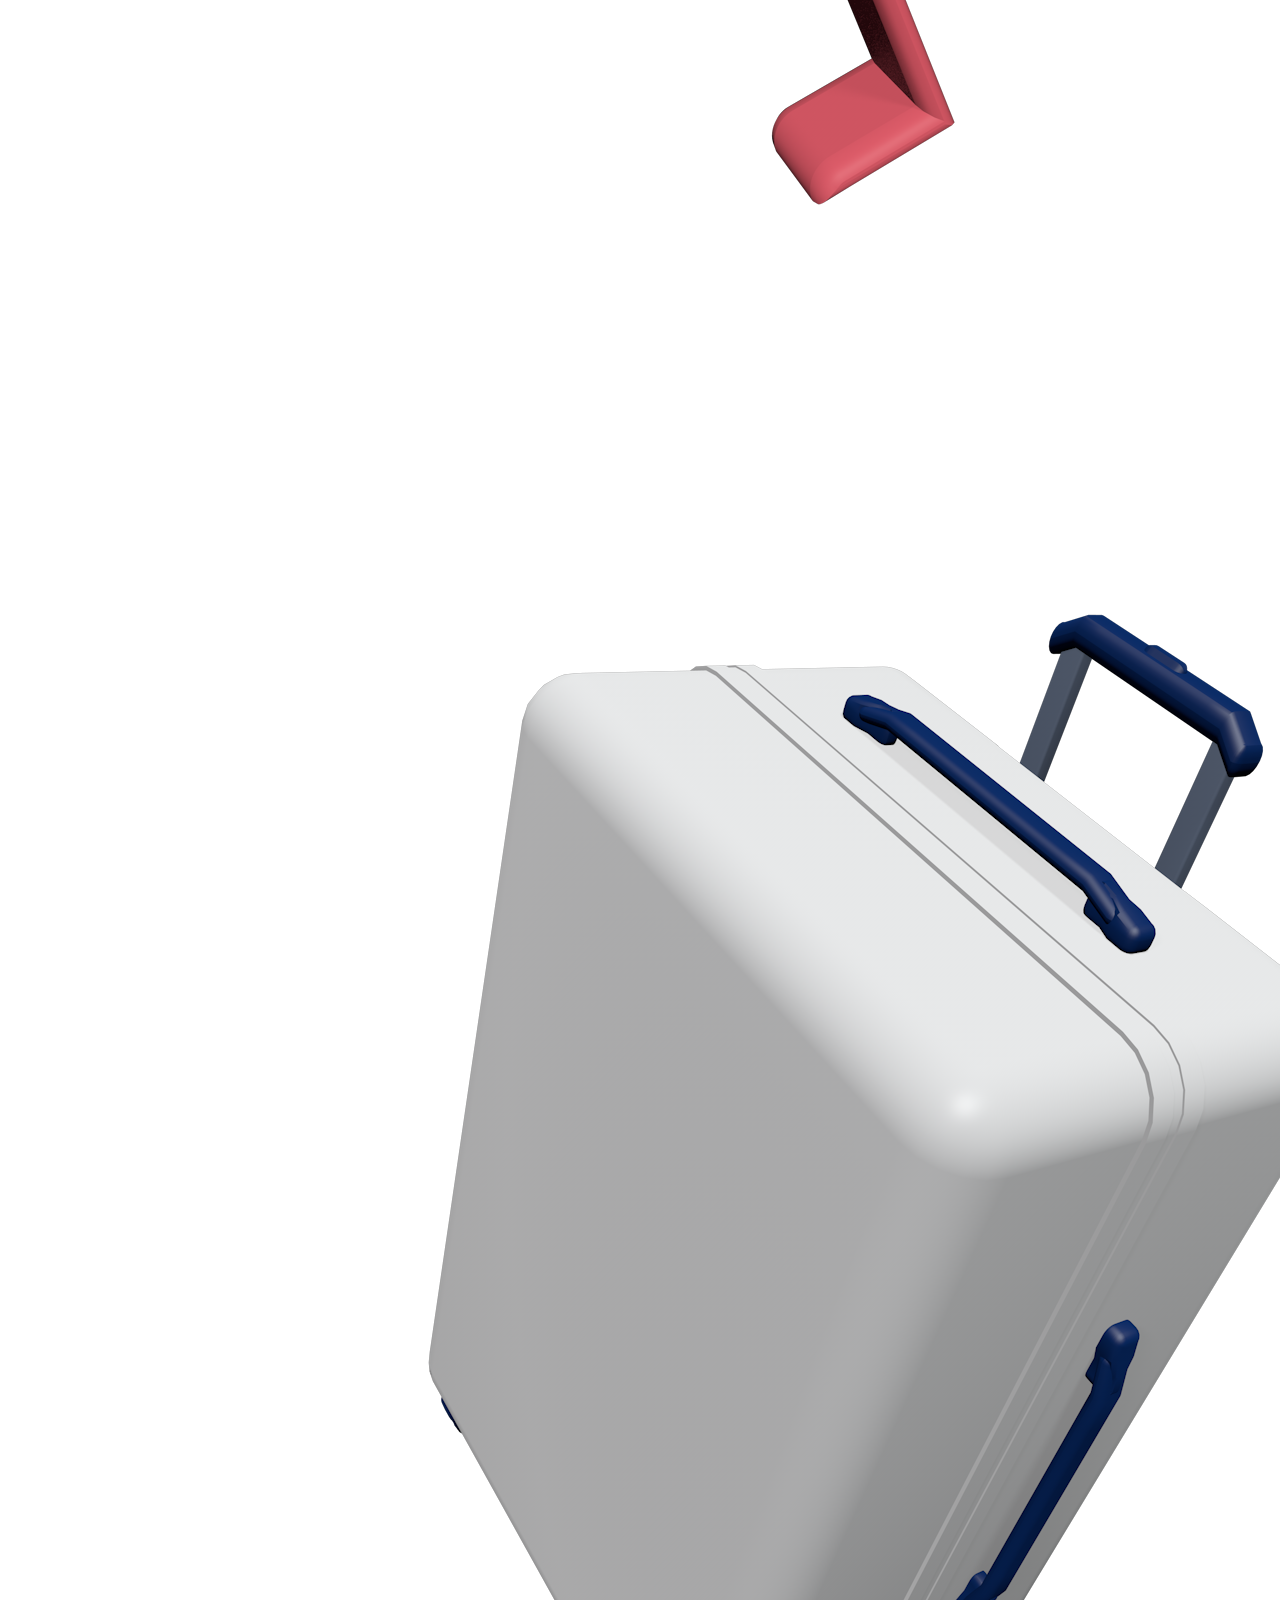
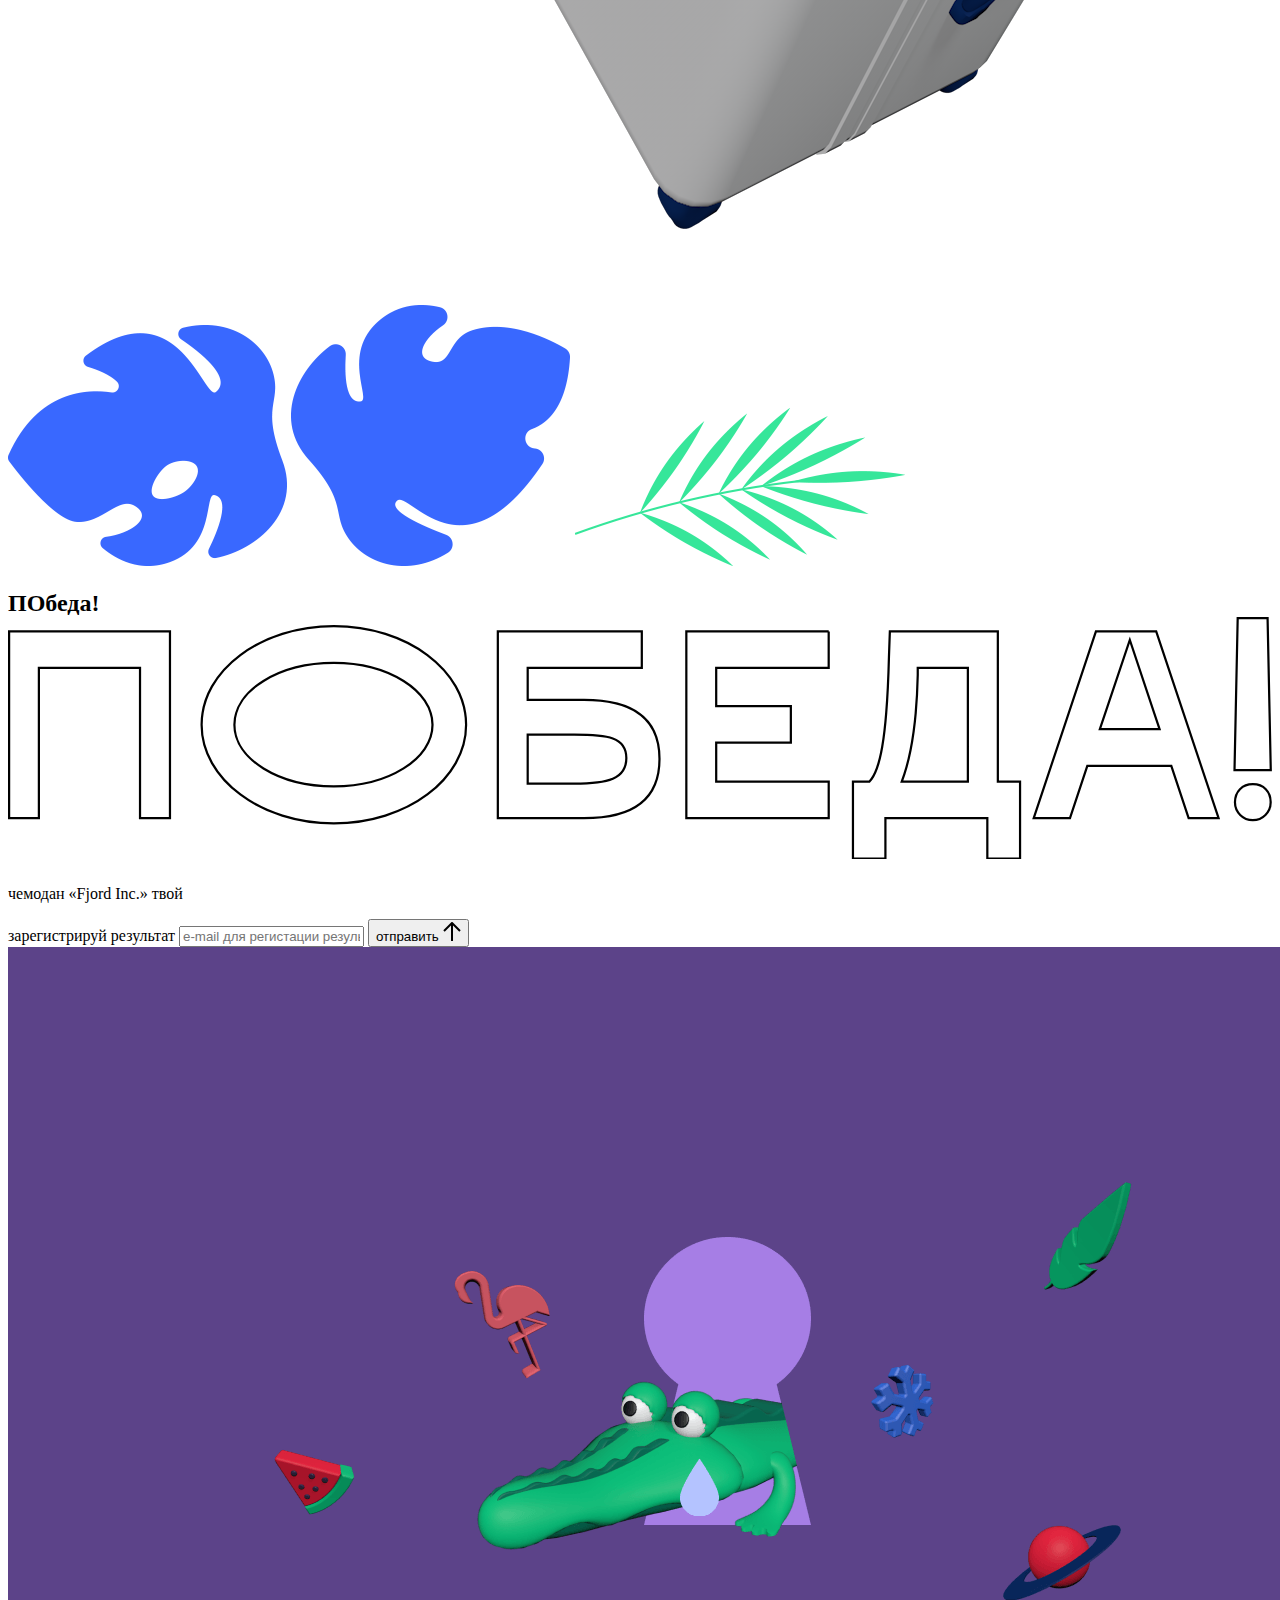
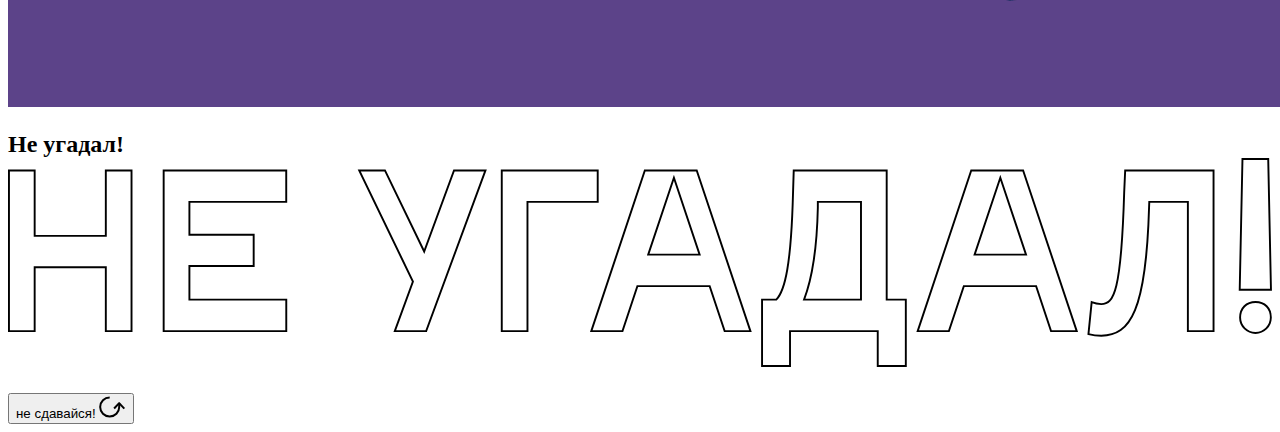
<file: source/index.html>
<!DOCTYPE html>
<html lang="ru">
  <head>
    <meta charset="UTF-8">
    <meta name="description" content="">
    <meta name="viewport" content="width=device-width, initial-scale=1.0">
    <meta http-equiv="X-UA-Compatible" content="ie=edge">
    <title>Mysterious Vacation</title>
  </head>
  <body>

    <header class="page-header js-header">
      <div class="page-header__wrapper">
        <a href="#" class="page-header__logo" aria-label="Перейти на страницу FJORD.Inc">
          <svg width="100" height="15" viewBox="0 0 100 15" fill="none" xmlns="http://www.w3.org/2000/svg">
            <path d="M0.26 1.4V14H2.276V8.906H7.334V6.44H2.276V3.848H9.872V1.4H0.26ZM12.733 14.36C15.127 14.36 16.243 12.65 16.243 9.5V1.4H14.263V8.96C14.263 11.21 13.723 11.876 12.733 11.876C11.833 11.876 11.473 11.3 11.347 10.58L9.36702 10.94C9.63702 13.046 10.663 14.36 12.733 14.36ZM18.3918 7.7C18.3918 11.372 22.3878 14.36 27.3198 14.36C32.2518 14.36 36.2478 11.372 36.2478 7.7C36.2478 4.028 32.2518 1.04 27.3198 1.04C22.3878 1.04 18.3918 4.028 18.3918 7.7ZM20.6058 7.7C20.6058 5.378 23.6118 3.524 27.3198 3.524C30.9918 3.524 33.9798 5.378 33.9798 7.7C33.9798 10.004 30.9918 11.858 27.3198 11.858C23.6118 11.858 20.6058 10.004 20.6058 7.7ZM40.403 14V8.906H40.799L49.079 14.702V12.38L44.039 8.906H44.201C47.999 8.906 49.277 7.304 49.277 5.162C49.277 3.092 47.999 1.4 44.201 1.4H38.387V14H40.403ZM43.535 3.722C45.785 3.722 47.045 4.136 47.045 5.432C47.045 6.764 45.785 7.034 43.535 7.034H40.403V3.722H43.535ZM51.6936 1.382V14H57.8676C62.7456 14 66.7236 11.534 66.7236 7.7C66.7236 3.848 62.7456 1.382 57.8676 1.382H51.6936ZM53.7096 11.624V3.722H57.5436C61.5396 3.722 64.4916 5.018 64.4916 7.7C64.4916 10.238 61.5396 11.624 57.5436 11.624H53.7096ZM73.1832 14.018H74.9832V5H73.1832V14.018ZM72.9132 1.976C72.9132 2.57 73.3992 3.092 74.0832 3.092C74.7492 3.092 75.2352 2.57 75.2352 1.976C75.2352 1.382 74.7672 0.805999 74.0832 0.805999C73.3812 0.805999 72.9132 1.382 72.9132 1.976ZM76.7867 14H78.5687V9.104C78.7487 8.006 79.5947 6.962 81.0887 6.962C82.1147 6.962 83.2667 7.448 83.2667 9.554V14H85.0487V9.014C85.0487 6.152 83.2307 4.73 81.3587 4.73C79.9187 4.73 79.0727 5.558 78.5687 6.854V5H76.7867V14ZM90.9898 14.27C93.5098 14.27 95.3818 12.506 95.7238 10.328H94.0498C93.7258 11.3 92.6998 12.02 90.9898 12.02C88.8478 12.02 87.7678 10.922 87.7678 9.59C87.7678 8.24 88.8478 6.962 90.9898 6.962C92.7538 6.962 93.7978 7.844 94.0858 8.924H95.7418C95.4358 6.71 93.6178 4.73 90.9898 4.73C88.0918 4.73 86.1298 7.124 86.1298 9.59C86.1298 12.074 88.1278 14.27 90.9898 14.27ZM97.0693 12.938C97.0693 13.658 97.5553 14.144 98.2753 14.144C98.9953 14.144 99.4813 13.658 99.4813 12.938C99.4813 12.2 98.9953 11.714 98.2753 11.714C97.5553 11.714 97.0693 12.2 97.0693 12.938Z" fill="currentColor"/>
          </svg>
        </a>
        <button class="page-header__toggler js-menu-toggler" type="button" aria-label="Управление мобильным меню">
          <span>Меню</span></button>
        <nav class="page-header__nav">
          <div class="page-header__menu js-menu" id="menu">
            <ul>
              <li>
                <a class="js-menu-link active" href="#top" data-href="top">главная</a>
              </li>
              <li>
                <a class="js-menu-link" href="#story" data-href="story">история</a>
              </li>
              <li>
                <a class="js-menu-link" href="#prizes" data-href="prizes">призы</a>
              </li>
              <li>
                <a class="js-menu-link" href="#rules" data-href="rules">правила</a>
              </li>
              <li>
                <a class="js-menu-link" href="#game" data-href="game">игра</a>
              </li>
            </ul>
          </div>
          <div class="page-header__social">
            <div class="social-block js-social-block">
              <button class="social-block__toggler" aria-label="Управлять блоком с социальными кнопками">
                <svg width="26" height="22" viewBox="0 0 27 22" fill="none" xmlns="http://www.w3.org/2000/svg">
                  <path d="M19.6721 7.43664C21.6273 7.43664 23.213 5.85095 23.213 3.89566C23.213 1.94037 21.6273 0.354675 19.6721 0.354675C17.7168 0.354675 16.1311 1.94037 16.1311 3.89566C16.1311 4.19968 16.1728 4.49178 16.2458 4.77345L7.21751 8.95527C6.57519 8.05214 5.52303 7.46049 4.33078 7.46049C2.37549 7.46049 0.789795 9.04618 0.789795 11.0015C0.789795 12.9568 2.37549 14.5425 4.33078 14.5425C5.52303 14.5425 6.57668 13.9508 7.21751 13.0477L16.2458 17.2295C16.1743 17.5112 16.1311 17.8033 16.1311 18.1073C16.1311 20.0626 17.7168 21.6483 19.6721 21.6483C21.6273 21.6483 23.213 20.0626 23.213 18.1073C23.213 16.152 21.6273 14.5663 19.6721 14.5663C18.4798 14.5663 17.4262 15.158 16.7853 16.0611L7.75701 11.8793C7.82854 11.5976 7.87176 11.3055 7.87176 11.0015C7.87176 10.6974 7.83003 10.4053 7.75701 10.1237L16.7853 5.94186C17.4262 6.84499 18.4783 7.43664 19.6721 7.43664Z" fill="currentColor"/>
                </svg>
              </button>
              <ul class="social-block__list">
                <li>
                  <a class="social-block__link social-block__link--fb" href="#" aria-label="Мы на Facebook">
                    <svg width="8" height="17" viewBox="0 0 8 17" fill="none" xmlns="http://www.w3.org/2000/svg">
                      <path d="M4.24646 16.9899H1.09275L1.05793 8.49828H0V5.30707H1.05793V3.81124C1.05793 1.42084 2.57654 0 5.21735 0H7.41758V3.18585H5.30841C4.28262 3.18585 4.2478 3.48582 4.2478 4.24914V5.30707H7.42964L7.16716 8.49828H4.2478V16.9899H4.24646Z" fill="currentColor"/>
                    </svg>
                  </a>
                </li>
                <li>
                  <a class="social-block__link social-block__link--insta" href="#" aria-label="Мы в Instagram">
                    <svg width="15" height="15" viewBox="0 0 15 15" fill="none" xmlns="http://www.w3.org/2000/svg">
                      <path d="M11.0197 0H4.19806C2.14246 0 0.471191 1.66993 0.471191 3.72285V10.5499C0.471191 12.6082 2.14112 14.2727 4.19806 14.2727H11.0197C13.0753 14.2727 14.7466 12.6082 14.7466 10.5499V3.72285C14.7466 1.67127 13.0753 0 11.0197 0ZM11.0197 12.4849H4.19806C3.13076 12.4849 2.26432 11.6158 2.26432 10.5512V3.72419C2.26432 2.65956 3.13076 1.79715 4.19806 1.79715H11.0197C12.087 1.79715 12.9535 2.6609 12.9535 3.72419V10.5512C12.9535 11.6145 12.087 12.4849 11.0197 12.4849Z" fill="currentColor"/>
                      <path d="M7.60887 3.11084C5.38989 3.11084 3.58203 4.9187 3.58203 7.14036C3.58203 9.35532 5.38989 11.1645 7.60887 11.1645C9.83053 11.1645 11.6357 9.35666 11.6357 7.14036C11.6357 4.9187 9.83053 3.11084 7.60887 3.11084ZM7.60887 9.36871C6.37551 9.36871 5.37784 8.37372 5.37784 7.14036C5.37784 5.90699 6.37551 4.90665 7.60887 4.90665C8.83822 4.90665 9.84259 5.90833 9.84259 7.14036C9.84392 8.37238 8.83822 9.36871 7.60887 9.36871Z" fill="currentColor"/>
                      <path d="M11.3573 2.35962C10.8256 2.35962 10.3931 2.79752 10.3931 3.32381C10.3931 3.85546 10.8256 4.29336 11.3573 4.29336C11.8862 4.29336 12.3215 3.85546 12.3215 3.32381C12.3215 2.79752 11.8862 2.35962 11.3573 2.35962Z" fill="currentColor"/>
                    </svg>
                  </a>
                </li>
                <li>
                  <a class="social-block__link social-block__link--vk" href="#" aria-label="Мы ВКонтакте">
                    <svg width="17" height="10" viewBox="0 0 17 10" fill="none" xmlns="http://www.w3.org/2000/svg">
                      <path d="M14.1234 4.9002C14.1234 4.9002 16.3623 1.72708 16.5866 0.680242C16.6595 0.312285 16.4947 0.103188 16.1069 0.103188C16.1069 0.103188 14.8193 0.103188 14.168 0.103188C13.7235 0.103188 13.5587 0.293278 13.4235 0.579768C13.4235 0.579768 12.3724 2.82553 11.0969 4.24712C10.6861 4.70333 10.4781 4.84318 10.2511 4.84318C10.0646 4.84318 9.98625 4.6911 9.98625 4.27834V0.649016C9.98625 0.147997 9.92545 0.00135496 9.5066 0.00135496H6.39628C6.15578 0.00135496 6.0085 0.134417 6.0085 0.324506C6.0085 0.801084 6.73406 0.908351 6.73406 2.20231V4.87305C6.73406 5.40529 6.70569 5.61575 6.45303 5.61575C5.78016 5.61575 4.19528 3.30618 3.30623 0.678887C3.12923 0.145282 2.93737 0 2.43475 0H0.486409C0.205373 0 0 0.190085 0 0.476576C0 0.991172 0.60666 3.40801 2.99277 6.64358C4.59927 8.8201 6.70569 10 8.60269 10C9.76196 10 10.0416 9.80312 10.0416 9.31432V7.63883C10.0416 7.22607 10.2065 7.04956 10.4429 7.04956C10.7078 7.04956 11.1847 7.13238 12.2805 8.22268C13.5843 9.47862 13.6762 10 14.3896 10H16.5676C16.7919 10 17 9.89273 17 9.52342C17 9.02919 16.3623 8.15343 15.384 7.10659C14.9801 6.56755 14.3302 5.98914 14.1248 5.72301C13.8275 5.40801 13.9154 5.23014 14.1234 4.9002Z" fill="currentColor"/>
                    </svg>
                  </a>
                </li>
              </ul>
            </div>
          </div>
        </nav>
      </div>
    </header>

    <main class="page-content js-page-content">

      <section class="animation-screen"></section>

      <section class="screen screen--hidden screen--intro" id="top">
        <div class="screen__wrapper">
          <div class="intro">
            <h1 class="intro__title">Таинственный отпуск</h1>
            <div class="intro__content">
              <div class="intro__info">
                <p class="intro__label">Даты проведения конкурса:</p>
                <p class="intro__date">01 — 31.05 / 2020</p>
              </div>
              <div class="intro__message">
                <p>
                  Отгадай первым место назначения и&nbsp;отправься в&nbsp;путешествие в&nbsp;любое время или получи один из многочисленных призов
                  <svg width="16" height="16" viewBox="0 0 10 10" fill="none" xmlns="http://www.w3.org/2000/svg">
                    <path d="M0 6.35337L3.90271 4.99012L0 3.64663L1.34615 1.32374L4.44287 4.01073L3.67364 0H6.34615L5.57692 4.01073L8.65385 1.32374L10 3.64663L6.13405 4.99012L10 6.35337L8.65385 8.65651L5.57692 5.98927L6.34615 10H3.67364L4.44287 5.96952L1.34615 8.65651L0 6.35337Z" fill="currentColor"/>
                  </svg>
                </p>
              </div>
            </div>
          </div>
        </div>
        <div class="screen__footer js-footer">
          <button class="screen__footer-enlarge js-footer-toggler" type="button" aria-label="Показать сообщение">
            <svg width="10" height="10" viewBox="0 0 10 10" fill="none" xmlns="http://www.w3.org/2000/svg">
              <path d="M0 6.35337L3.90271 4.99012L0 3.64663L1.34615 1.32374L4.44287 4.01073L3.67364 0H6.34615L5.57692 4.01073L8.65385 1.32374L10 3.64663L6.13405 4.99012L10 6.35337L8.65385 8.65651L5.57692 5.98927L6.34615 10H3.67364L4.44287 5.96952L1.34615 8.65651L0 6.35337Z" fill="currentColor"/>
            </svg>
          </button>
          <button class="screen__footer-collapse js-footer-toggler" type="button" aria-label="Скрыть сообщение">
            <svg width="13" height="13" viewBox="0 0 13 13" fill="none" xmlns="http://www.w3.org/2000/svg">
              <line x1="12.3536" y1="0.353553" x2="0.738349" y2="11.9688" stroke="currentColor"/>
              <line x1="0.738319" y1="0.539925" x2="12.3535" y2="12.1551" stroke="currentColor"/>
            </svg>
          </button>
          <div class="screen__footer-wrapper">
            <div class="screen__footer-announce">
              <p class="screen__footer-label">Даты проведения конкурса:</p>
              <p class="screen__footer-date">01 — 31.05 / 2020</p>
            </div>
            <div class="screen__footer-note">
              <p>
                <svg width="10" height="10" viewBox="0 0 10 10" fill="none" xmlns="http://www.w3.org/2000/svg">
                  <path d="M0 6.35337L3.90271 4.99012L0 3.64663L1.34615 1.32374L4.44287 4.01073L3.67364 0H6.34615L5.57692 4.01073L8.65385 1.32374L10 3.64663L6.13405 4.99012L10 6.35337L8.65385 8.65651L5.57692 5.98927L6.34615 10H3.67364L4.44287 5.96952L1.34615 8.65651L0 6.35337Z" fill="currentColor"/>
                </svg>
                <span>Победители могут выбрать любые 14 дней подряд в&nbsp;течение двух лет с&nbsp;даты окончания конкурса. Победители могут воспользоваться путевкой сами или подарить другому лицу.</span>
              </p>
            </div>
          </div>
        </div>
      </section>

      <section class="screen screen--hidden screen--story" id="story">

        <div class="slider swiper-container js-slider">

          <div class="swiper-wrapper">

            <div class="slider__item swiper-slide">
              <h2 class="slider__item-title">История</h2>
              <p class="slider__item-text">Джеймс Таргет был основателем компании &laquo;Fjord Inc.&raquo;. С&nbsp;1965 года &laquo;Fjord Inc.&raquo; прославилась надёжными и&nbsp;удобными чемоданами и&nbsp;аксессуарами для туристов.</p>
            </div>

            <div class="slider__item swiper-slide">
              <p class="slider__item-text">Когда Джеймсу было 7&nbsp;лет, в&nbsp;их&nbsp;доме гостил дядюшка и&nbsp;развлекал детей рассказами о&nbsp;своей поездке в&nbsp;место, показавшееся малышу Таргету невероятным. Тогда Джеймс решил, что однажды посетит его, но&nbsp;не&nbsp;будет рассказывать о&nbsp;мечте, пока не&nbsp;осуществит.</p>
            </div>

            <div class="slider__item swiper-slide">
              <p class="slider__item-text">Джеймс Таргет стал увлеченным путешественником. Он&nbsp;посетил 5&nbsp;континентов, 126&nbsp;стран.</p>
            </div>

            <div class="slider__item swiper-slide">
              <p class="slider__item-text">Он&nbsp;сплавлялся по&nbsp;Амазонке и&nbsp;погружался в&nbsp;пещеры Франции, медитировал в&nbsp;горах Тибета и&nbsp;пожимал руку вождя племени Акугауа.</p>
            </div>

            <div class="slider__item swiper-slide">
              <p class="slider__item-text">Из&nbsp;своих поездок Джеймс Таргет привозил идеи, как сделать свои чемоданы &laquo;Fjord Inc.&raquo; удобными и&nbsp;приспособленными к&nbsp;разным дорожным условиям.</p>
            </div>

            <div class="slider__item swiper-slide">
              <p class="slider__item-text">Всё это время Джеймс не&nbsp;оставлял идею поездки своей мечты. Однако, как только он&nbsp;брался за&nbsp;планирование, возникали препятствия, не&nbsp;позволяющие отправиться туда.</p>
            </div>

            <div class="slider__item swiper-slide">
              <p class="slider__item-text">В&nbsp;возрасте 67&nbsp;лет Джеймс Таргет попал под лавину и&nbsp;погиб. В&nbsp;своём завещании он&nbsp;поручил отправить в&nbsp;заветное путешествие трёх смельчаков, единых с&nbsp;ним духом.</p>
            </div>

            <div class="slider__item swiper-slide">
              <p class="slider__item-text">Тех, кто сможет узнать таинственное место, задавая вопросы специально обученному ИИ&nbsp;&laquo;Соне&raquo;, ждет фантастическое путешествие.</p>
            </div>
          </div>
          <div class="slider__controls">
            <button class="slider__control slider__control--prev js-control-prev" type="button" aria-label="Показать предыдущую историю">
              <svg width="12" height="22" viewBox="0 0 12 22" fill="none" xmlns="http://www.w3.org/2000/svg">
                <path d="M11 1L1 11L11 21" stroke="currentColor" stroke-width="2" stroke-linejoin="round"/>
              </svg>
            </button>
            <button class="slider__control slider__control--next js-control-next" type="button" aria-label="Показать следующую историю">
              <svg width="12" height="22" viewBox="0 0 12 22" fill="none" xmlns="http://www.w3.org/2000/svg">
                <path d="M1 1L11 11L1 21" stroke="currentColor" stroke-width="2" stroke-linejoin="round"/>
              </svg>
            </button>
          </div>
          <div class="slider__pagination swiper-pagination"></div>
        </div>

      </section>

      <section class="screen screen--hidden screen--prizes" id="prizes">
        <div class="screen__wrapper">
          <div class="prizes">
            <h2 class="prizes__title">ПРизы</h2>
            <div class="prizes__lead">
              <p>Найди ответ и&nbsp;получи один из&nbsp;призов:</p>
            </div>
            <ul class="prizes__list">
              <li class="prizes__item prizes__item--journeys">
                <div class="prizes__icon">
                  <picture>
                    <source srcset="img/prize1-mob.svg" media="(orientation: portrait)">
                    <img src="img/prize1.svg" alt="">
                  </picture>
                </div>
                <p class="prizes__desc">
                  <b>3</b>
                  <span>загадочных путешествия</span>
                </p>
              </li>
              <li class="prizes__item prizes__item--cases">
                <div class="prizes__icon">
                  <picture>
                    <source srcset="img/prize2-mob.svg" media="(orientation: portrait)">
                    <img src="img/prize2.svg" alt="">
                  </picture>
                </div>
                <p class="prizes__desc">
                  <b>7</b>
                  <span>надежных чемоданов</span>
                </p>
              </li>
              <li class="prizes__item prizes__item--codes">
                <div class="prizes__icon">
                  <picture>
                    <source srcset="img/prize3-mob.svg" media="(orientation: portrait)">
                    <img src="img/prize3.svg" alt="">
                  </picture>
                </div>
                <p class="prizes__desc">
                  <b>900</b>
                  <span>
                  промокодов на&nbsp;скидку 15%
                  <svg width="10" height="10" viewBox="0 0 10 10" fill="none" xmlns="http://www.w3.org/2000/svg">
                    <path d="M0 6.35337L3.90271 4.99012L0 3.64663L1.34615 1.32374L4.44287 4.01073L3.67364 0H6.34615L5.57692 4.01073L8.65385 1.32374L10 3.64663L6.13405 4.99012L10 6.35337L8.65385 8.65651L5.57692 5.98927L6.34615 10H3.67364L4.44287 5.96952L1.34615 8.65651L0 6.35337Z" fill="currentColor"/>
                  </svg>
                </span>
                </p>
              </li>
            </ul>
          </div>
        </div>
        <div class="screen__footer js-footer">
          <button class="screen__footer-enlarge js-footer-toggler" type="button" aria-label="Показать сообщение">
            <svg width="10" height="10" viewBox="0 0 10 10" fill="none" xmlns="http://www.w3.org/2000/svg">
              <path d="M0 6.35337L3.90271 4.99012L0 3.64663L1.34615 1.32374L4.44287 4.01073L3.67364 0H6.34615L5.57692 4.01073L8.65385 1.32374L10 3.64663L6.13405 4.99012L10 6.35337L8.65385 8.65651L5.57692 5.98927L6.34615 10H3.67364L4.44287 5.96952L1.34615 8.65651L0 6.35337Z" fill="currentColor"/>
            </svg>
          </button>
          <button class="screen__footer-collapse js-footer-toggler" type="button" aria-label="Скрыть сообщение">
            <svg width="13" height="13" viewBox="0 0 13 13" fill="none" xmlns="http://www.w3.org/2000/svg">
              <line x1="12.3536" y1="0.353553" x2="0.738349" y2="11.9688" stroke="currentColor"/>
              <line x1="0.738319" y1="0.539925" x2="12.3535" y2="12.1551" stroke="currentColor"/>
            </svg>
          </button>
          <div class="screen__footer-wrapper">
            <div class="screen__footer-announce">
              <p class="screen__footer-label">Даты проведения конкурса:</p>
              <p class="screen__footer-date">01 — 31.05 / 2020</p>
            </div>
            <div class="screen__footer-note">
              <p>
                <svg width="10" height="10" viewBox="0 0 10 10" fill="none" xmlns="http://www.w3.org/2000/svg">
                  <path d="M0 6.35337L3.90271 4.99012L0 3.64663L1.34615 1.32374L4.44287 4.01073L3.67364 0H6.34615L5.57692 4.01073L8.65385 1.32374L10 3.64663L6.13405 4.99012L10 6.35337L8.65385 8.65651L5.57692 5.98927L6.34615 10H3.67364L4.44287 5.96952L1.34615 8.65651L0 6.35337Z" fill="currentColor"/>
                </svg>
                <span>Скидка&nbsp;15% на&nbsp;единоразовое приобретение путёвки с&nbsp;1&nbsp;июня 2020 по&nbsp;31&nbsp;мая 2022&nbsp;года. Суммируется с&nbsp;другими акциями</span>
              </p>
            </div>
          </div>
        </div>

      </section>

      <section class="screen screen--hidden screen--rules" id="rules">
        <div class="screen__wrapper">
          <div class="rules">
            <h2 class="rules__title">Правила</h2>
            <div class="rules__lead">
              <p>Для того чтобы получить наследство Джеймса Таргета, тебе нужно выведать у&nbsp;&laquo;Сони&raquo;, куда предстоит отправиться тебе в&nbsp;случае победы</p>
            </div>
            <ol class="rules__list">
              <li class="rules__item">
                <p>Тебе отводится <br>5&nbsp;минут</p>
              </li>
              <li class="rules__item">
                <p>Задавай любые вопросы в&nbsp;текстовом поле</p>
              </li>
              <li class="rules__item">
                <p>Нажимай кнопку &laquo;Узнать&raquo;, чтобы получить ответ</p>
              </li>
              <li class="rules__item">
                <p>&laquo;Соня&raquo; может отвечать только&nbsp;Да или Нет</p>
              </li>
            </ol>
            <a href="#game" class="rules__link btn">Погнали!</a>
          </div>
        </div>
        <div class="screen__disclaimer">
          <div class="disclaimer">
            <ul>
              <li>
                <a href="#">Правовая информация</a>
              </li>
              <li>
                <a href="#">Подробные правила</a>
              </li>
            </ul>
          </div>
        </div>
      </section>

      <section class="screen screen--hidden screen--game" id="game">
        <div class="screen__wrapper">
          <div class="game">
            <div class="game__header">
              <h2 class="game__title">Игра</h2>
              <div class="game__counter">
                <span>05</span>:<span>00</span>
              </div>
            </div>
            <div class="game__body">
              <div class="chat">
                <div class="chat__body js-chat">
                  <ul class="chat__list" id="messages"></ul>
                </div>
                <div class="chat__footer">
                  <form action="#" method="post" class="form" id="message-form">
                    <label for="message-field" class="visually-hidden">Поле для ввода вопроса</label>
                    <input type="text" class="form__field" id="message-field">
                    <button class="form__button btn">
                      Узнать
                      <svg width="18" height="19" viewBox="0 0 18 19" fill="none" xmlns="http://www.w3.org/2000/svg">
                        <path stroke="currentColor" stroke-width="2" d="M9 19V1"/>
                        <path d="M1 9l8-8 8 8" stroke="currentColor" stroke-width="2" stroke-linejoin="round"/>
                      </svg>
                    </button>
                  </form>
                </div>
              </div>
            </div>
            <!-- временные кнопки для показа результата -->
            <div class="game__buttons">
              <button class="game__button btn js-show-result" type="button" data-target="result">Положительный результат</button>
              <button class="game__button btn js-show-result" type="button" data-target="result2">Положительный результат - 2</button>
              <button class="game__button btn js-show-result" type="button" data-target="result3">Отрицательный результат</button>
            </div>
          </div>
        </div>
      </section>

      <section class="screen screen--hidden screen--result" id="result">
        <div class="screen__wrapper">
          <div class="result result--trip">
            <div class="result__image">
              <picture>
                <source srcset="img/result1-mob.png 1x, img/result1-mob@2x.png 2x" media="(max-width: 768px) and (orientation: portrait)">
                <img src="img/result1.png" srcset="img/result1@2x.png 2x" alt="">
              </picture>
            </div>
            <h2 class="result__title">
              <span class="visually-hidden">ПОбеда!</span>
              <svg xmlns="http://www.w3.org/2000/svg" viewBox="0 0 568.85 109.24">
                <path d="M16,24.44V92H2.6V8H75V92H61.52V24.44H16Z" transform="translate(-2.1 -1.5)" fill="none" stroke="currentColor"/>
                <path
                  d="M148.76,5.6c32.88,0,59.52,19.92,59.52,44.4s-26.64,44.4-59.52,44.4S89.24,74.48,89.24,50,115.88,5.6,148.76,5.6Zm0,72.12c24.48,0,44.4-12.36,44.4-27.72s-19.92-27.84-44.4-27.84C124,22.16,104,34.52,104,50S124,77.72,148.76,77.72Z"
                  transform="translate(-2.1 -1.5)" fill="none" stroke="currentColor"/>
                <path
                  d="M287.36,8V24.44H236v14.4h25.32c25.44,0,34,11.16,34,26.52,0,15.6-8.52,26.64-34,26.64H222.56V8h64.8ZM256.88,76.52c15.12,0,23.52-2,23.52-11.52S272,54.44,256.88,54.44H236V76.52h20.88Z"
                  transform="translate(-2.1 -1.5)" fill="none" stroke="currentColor"/>
                <path d="M371.47,8V24.44H320.84V41.6h33.6V58h-33.6V75.56h50.64V92H307.4V8h64.08Z" transform="translate(-2.1 -1.5)"
                      fill="none" stroke="currentColor"/>
                <path
                  d="M382.39,110.24V75.56h7.44c4.56-4.68,7.8-18.36,8.76-56L399,8h48.6V75.56h10v34.68H442.87V92H397v18.24H382.39Zm51.72-34.68V24.44H411.55v3.12c-0.48,22.44-3.24,37.68-7.2,48h29.76Z"
                  transform="translate(-2.1 -1.5)" fill="none" stroke="currentColor"/>
                <path
                  d="M463.75,92l28-84h27.12l28.08,84H533.47l-7.8-23.52h-37.8L480.07,92H463.75Zm56.64-40L507,11.84,493.51,52h26.88Z"
                  transform="translate(-2.1 -1.5)" fill="none" stroke="currentColor"/>
                <path
                  d="M554.12,70.4L555.55,2H569l1.44,68.4H554.12Zm8.28,6.36c4.8,0,8,3.24,8,8.16a8,8,0,1,1-16.08,0C554.35,80,557.59,76.76,562.39,76.76Z"
                  transform="translate(-2.1 -1.5)" fill="none" stroke="currentColor"/>
              </svg>
            </h2>
            <div class="result__text">
              <p>ты&nbsp;отправляешься в&nbsp;Арктику!</p>
            </div>
            <div class="result__form">
              <form action="#" method="post" class="form form--result">
                <label for="email-field" class="form__label">зарегистрируй результат</label>
                <input type="email" class="form__field" id="email-field" placeholder="e-mail для регистации результата и получения приза" required>
                <button class="form__button btn">
                  отправить
                  <svg width="18" height="19" viewBox="0 0 18 19" fill="none" xmlns="http://www.w3.org/2000/svg">
                    <path stroke="currentColor" stroke-width="2" d="M9 19V1"/>
                    <path d="M1 9l8-8 8 8" stroke="currentColor" stroke-width="2" stroke-linejoin="round"/>
                  </svg>
                </button>
              </form>
            </div>
          </div>
        </div>
      </section>

      <section class="screen screen--hidden screen--result" id="result2">
        <div class="screen__wrapper">
          <div class="result result--prize">
            <div class="result__image">
              <div class="result-flamingo">
                <span class="result-flamingo__bird">
                  <img src="img/module-2/win-suitcase/flamingo.png"/>
                </span>
                <span class="result-flamingo__suitcase">
                  <img src="img/module-2/win-suitcase/suitcase.png"/>
                </span>
                <span class="result-flamingo__leaf-left">
                  <img src="img/module-2/win-suitcase/leaf-blue2.png"/>
                </span>
                <span class="result-flamingo__leaf-right">
                  <img src="img/module-2/win-suitcase/leaf-blue1.png"/>
                </span>
                <span class="result-flamingo__leaf-green">
                  <img src="img/module-2/win-suitcase/leaf-green.png"/>
                </span>
              </div>
            </div>
            <h2 class="result__title">
              <span class="visually-hidden">ПОбеда!</span>
              <svg xmlns="http://www.w3.org/2000/svg" viewBox="0 0 568.85 109.24">
                <path d="M16,24.44V92H2.6V8H75V92H61.52V24.44H16Z" transform="translate(-2.1 -1.5)" fill="none" stroke="currentColor"/>
                <path
                  d="M148.76,5.6c32.88,0,59.52,19.92,59.52,44.4s-26.64,44.4-59.52,44.4S89.24,74.48,89.24,50,115.88,5.6,148.76,5.6Zm0,72.12c24.48,0,44.4-12.36,44.4-27.72s-19.92-27.84-44.4-27.84C124,22.16,104,34.52,104,50S124,77.72,148.76,77.72Z"
                  transform="translate(-2.1 -1.5)" fill="none" stroke="currentColor"/>
                <path
                  d="M287.36,8V24.44H236v14.4h25.32c25.44,0,34,11.16,34,26.52,0,15.6-8.52,26.64-34,26.64H222.56V8h64.8ZM256.88,76.52c15.12,0,23.52-2,23.52-11.52S272,54.44,256.88,54.44H236V76.52h20.88Z"
                  transform="translate(-2.1 -1.5)" fill="none" stroke="currentColor"/>
                <path d="M371.47,8V24.44H320.84V41.6h33.6V58h-33.6V75.56h50.64V92H307.4V8h64.08Z" transform="translate(-2.1 -1.5)"
                      fill="none" stroke="currentColor"/>
                <path
                  d="M382.39,110.24V75.56h7.44c4.56-4.68,7.8-18.36,8.76-56L399,8h48.6V75.56h10v34.68H442.87V92H397v18.24H382.39Zm51.72-34.68V24.44H411.55v3.12c-0.48,22.44-3.24,37.68-7.2,48h29.76Z"
                  transform="translate(-2.1 -1.5)" fill="none" stroke="currentColor"/>
                <path
                  d="M463.75,92l28-84h27.12l28.08,84H533.47l-7.8-23.52h-37.8L480.07,92H463.75Zm56.64-40L507,11.84,493.51,52h26.88Z"
                  transform="translate(-2.1 -1.5)" fill="none" stroke="currentColor"/>
                <path
                  d="M554.12,70.4L555.55,2H569l1.44,68.4H554.12Zm8.28,6.36c4.8,0,8,3.24,8,8.16a8,8,0,1,1-16.08,0C554.35,80,557.59,76.76,562.39,76.76Z"
                  transform="translate(-2.1 -1.5)" fill="none" stroke="currentColor"/>
              </svg>
            </h2>
            <div class="result__text">
              <p>чемодан &laquo;Fjord&nbsp;Inc.&raquo;&nbsp;твой</p>
            </div>
            <div class="result__form">
              <form action="#" method="post" class="form form--result">
                <label for="email-field2" class="form__label">зарегистрируй результат</label>
                <span class="form-field-animation"><input type="email" class="form__field" id="email-field2" placeholder="e-mail для регистации результата и получения приза" required></span>
                <button class="form__button btn">
                  отправить
                  <svg width="18" height="19" viewBox="0 0 18 19" fill="none" xmlns="http://www.w3.org/2000/svg">
                    <path stroke="currentColor" stroke-width="2" d="M9 19V1"/>
                    <path d="M1 9l8-8 8 8" stroke="currentColor" stroke-width="2" stroke-linejoin="round"/>
                  </svg>
                </button>
              </form>
            </div>
          </div>
        </div>
      </section>

      <section class="screen screen--hidden screen--result" id="result3">
        <div class="screen__wrapper">
          <div class="result result--negative">
            <div class="result__image">
              <picture>
                <source srcset="img/result3-mob.png 1x, img/result3-mob@2x.png 2x" media="(max-width: 768px) and (orientation: portrait)">
                <img src="img/result3.png" srcset="img/result3@2x.png 2x" alt="">
              </picture>
            </div>
            <h2 class="result__title">
              <span class="visually-hidden">Не угадал!</span>
              <svg xmlns="http://www.w3.org/2000/svg" viewBox="0 0 660.77 109.24">
                <path d="M2.66,92V8H16.1V42.2H53.3V8H66.74V92H53.3V58.64H16.1V92H2.66Z" transform="translate(-2.16 -1.5)"
                      fill="none" stroke="currentColor"/>
                <path d="M147.62,8V24.44H97V41.6h33.6V58H97V75.56h50.64V92H83.54V8h64.08Z" transform="translate(-2.16 -1.5)"
                      fill="none" stroke="currentColor"/>
                <path d="M199.22,8l20.52,42.36L235.34,8h16.44l-31,84H204.38l9.48-25.92L185.78,8h13.44Z"
                      transform="translate(-2.16 -1.5)" fill="none" stroke="currentColor"/>
                <path d="M273.74,24.44V92H260.3V8h50.16V24.44H273.74Z" transform="translate(-2.16 -1.5)" fill="none"
                      stroke="currentColor"/>
                <path
                  d="M307.1,92l28-84h27.12l28.08,84H376.82L369,68.48h-37.8L323.42,92H307.1Zm56.64-40L350.3,11.84,336.86,52h26.88Z"
                  transform="translate(-2.16 -1.5)" fill="none" stroke="currentColor"/>
                <path
                  d="M396.38,110.24V75.56h7.44c4.56-4.68,7.8-18.36,8.76-56L412.94,8h48.6V75.56h10v34.68H456.86V92H411v18.24H396.38ZM448.1,75.56V24.44H425.54v3.12c-0.48,22.44-3.24,37.68-7.2,48H448.1Z"
                  transform="translate(-2.16 -1.5)" fill="none" stroke="currentColor"/>
                <path
                  d="M477.74,92l28-84h27.12L560.9,92H547.46l-7.8-23.52h-37.8L494.06,92H477.74Zm56.64-40-13.44-40.2L507.5,52h26.88Z"
                  transform="translate(-2.16 -1.5)" fill="none" stroke="currentColor"/>
                <path
                  d="M568.7,76.88a13.77,13.77,0,0,0,5,1c6.6,0,10.44-6.24,12-58.32L586.22,8h46.2V92H619V24.44H598.82l-0.12,3.12C597.14,81,589,94.4,573.74,94.4a28.55,28.55,0,0,1-6.72-.84Z"
                  transform="translate(-2.16 -1.5)" fill="none" stroke="currentColor"/>
                <path
                  d="M646.1,70.4L647.54,2H661l1.44,68.4H646.1Zm8.28,6.36c4.8,0,8,3.24,8,8.16a8,8,0,0,1-16.08,0C646.34,80,649.58,76.76,654.38,76.76Z"
                  transform="translate(-2.16 -1.5)" fill="none" stroke="currentColor"/>
              </svg>
            </h2>
            <button class="result__button js-play" type="button">
              не сдавайся!
              <span>
              <svg width="27" height="22" viewBox="0 0 27 22" fill="none" xmlns="http://www.w3.org/2000/svg">
                <path d="M10.6899 1.47998C5.42992 1.47998 1.16992 5.73998 1.16992 11C1.16992 16.26 5.42992 20.52 10.6899 20.52C15.9499 20.52 20.2099 16.26 20.2099 11V7.13998" stroke="currentColor" stroke-width="2" stroke-miterlimit="10"/>
                <path d="M15.1099 12.5099L20.1499 7.13989L25.3099 12.6299" stroke="currentColor" stroke-width="2" stroke-miterlimit="10" stroke-linejoin="round"/>
              </svg>
            </span>
            </button>
          </div>
        </div>
      </section>

      <div class="background"></div>
    </main>

  </body>
</html>
</file>
